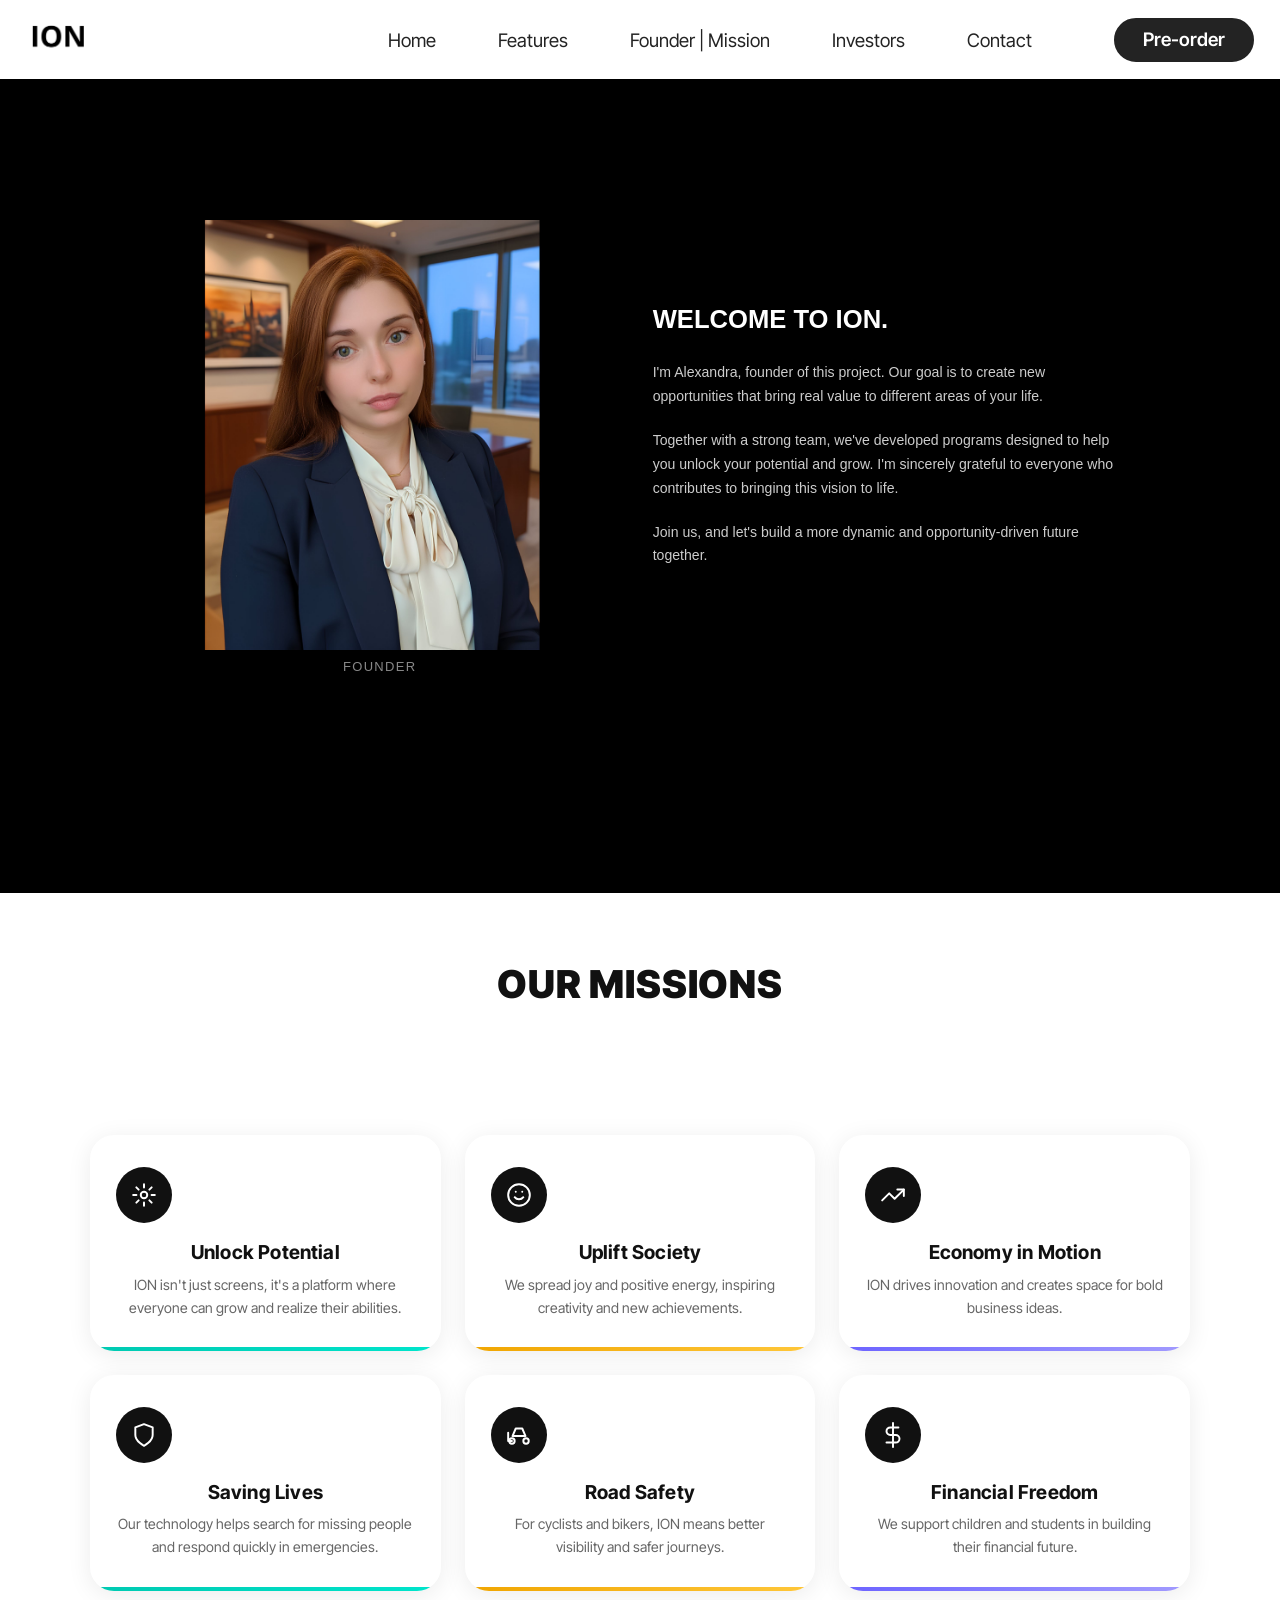
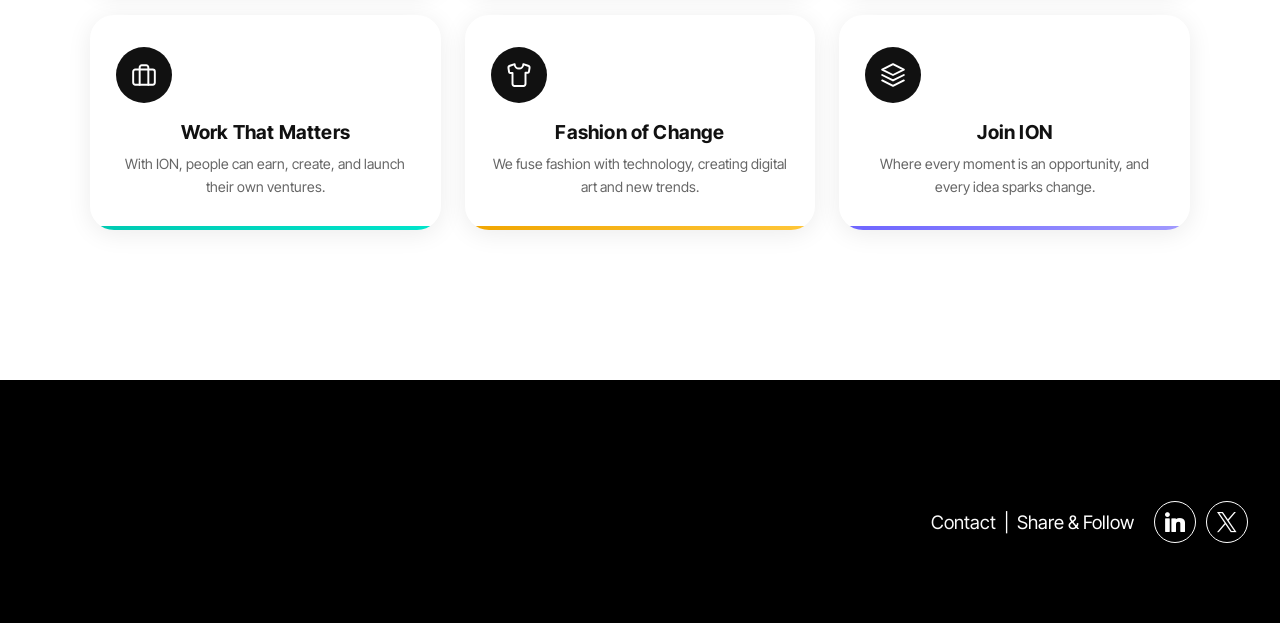
<file: page2.html>
<!DOCTYPE html>
<html  >
<head>
  
  <meta charset="UTF-8">
  <meta http-equiv="X-UA-Compatible" content="IE=edge">
  
  <meta name="viewport" content="width=device-width, initial-scale=1, minimum-scale=1">
  <link rel="shortcut icon" href="assets/images/ion-178x129.png" type="image/x-icon">
  <meta name="description" content="">
  
  
  <title>Founder | Mission</title>
  <link rel="stylesheet" href="assets/web/assets/mobirise-icons/mobirise-icons.css">
  <link rel="stylesheet" href="assets/web/assets/mobirise-icons2/mobirise2.css">
  <link rel="stylesheet" href="assets/bootstrap/css/bootstrap.min.css">
  <link rel="stylesheet" href="assets/animatecss/animate.css">
  <link rel="stylesheet" href="assets/popup-overlay-plugin/style.css">
  <link rel="stylesheet" href="assets/dropdown/css/style.css">
  <link rel="stylesheet" href="assets/socicon/css/styles.css">
  <link rel="stylesheet" href="assets/theme/css/style.css">
  <link rel="preload" href="https://fonts.googleapis.com/css?family=Inter+Tight:100,200,300,400,500,600,700,800,900,100i,200i,300i,400i,500i,600i,700i,800i,900i&display=swap" as="style" onload="this.onload=null;this.rel='stylesheet'">
  <noscript><link rel="stylesheet" href="https://fonts.googleapis.com/css?family=Inter+Tight:100,200,300,400,500,600,700,800,900,100i,200i,300i,400i,500i,600i,700i,800i,900i&display=swap"></noscript>
  <link rel="preload" as="style" href="assets/mobirise/css/mbr-additional.css?v=ohx9tv"><link rel="stylesheet" href="assets/mobirise/css/mbr-additional.css?v=ohx9tv" type="text/css">

  
  
  

<style id="ion-mobile-safety">
img,video,iframe{max-width:100%}
</style>
</head>
<body>
  
  <section data-bs-version="5.1" class="menu2 menu carm4_menu2 cid-vecSlSsHF5" once="menu" id="menu2-2e">

    


    <nav class="navbar navbar-dropdown navbar-fixed-top navbar-expand-lg">
        <div class="navbar-brand">
            <span class="navbar-logo">
                <a href="index.html">
                    <img src="assets/images/ion-178x129.png" alt="" style="height: 3.8rem;">
                </a>
            </span>
            <span class="navbar-caption-wrap"><a class="navbar-caption text-primary display-5" href="#">&nbsp; &nbsp; &nbsp; &nbsp;</a></span>
        </div>
        <button class="navbar-toggler" type="button" data-toggle="collapse" data-bs-toggle="collapse" data-target="#navbarSupportedContent" data-bs-target="#navbarSupportedContent" aria-controls="navbarNavAltMarkup" aria-expanded="false" aria-label="Toggle navigation">
            <div class="hamburger">
                <span></span>
                <span></span>
                <span></span>
                <span></span>
            </div>
        </button>
        <div class="collapse navbar-collapse" id="navbarSupportedContent">
            <ul class="navbar-nav nav-dropdown" data-app-modern-menu="true"><li class="nav-item">
                    <a class="nav-link link text-black text-primary display-4" href="index.html">Home</a>
                </li><li class="nav-item"><a class="nav-link link text-black text-primary display-4" href="page1.html">
                        Features
                    </a></li>
                <li class="nav-item">
                    <a class="nav-link link text-black text-primary display-4" href="page2.html">
                        Founder | Mission
                    </a>
                </li>
                <li class="nav-item">
                    <a class="nav-link link text-black text-primary display-4" href="page6.html">
                        Investors
                    </a>
                </li>
                
                <li class="nav-item">
                    <a class="nav-link link text-black text-primary display-4" href="page5.html">
                        Contact
                    </a>
                </li></ul>
            <div class="icons-menu">
                <div class="soc-item">
                    <a href="#" target="_blank">
                        <span class="mbr-iconfont mobi-mbri-cart-add mobi-mbri"></span>
                    </a>
                </div>
                
                
                
                
                
            </div>
            <div class="navbar-buttons mbr-section-btn"><a class="btn btn-sm btn-black display-4" href="page4.html">
                    Pre-order
                </a></div>
        </div>
    </nav>
</section>

<div id="custom-html-35"><style>
#ionfounder{display:block;width:100%;background:#000;box-sizing:border-box;overflow:hidden}
#ionfounder .if-row{display:flex;align-items:center;justify-content:center;padding:60px 6%;gap:60px;max-width:1100px;margin:0 auto}
#ionfounder .if-img{flex:0 0 45%;max-width:480px}
#ionfounder .if-img img{display:block;width:100%;height:auto;border-radius:8px;object-fit:cover}
#ionfounder .if-caption{display:block;color:#888;font-family:'Helvetica Neue',Arial,sans-serif;font-size:13px;font-weight:400;text-align:center;margin-top:10px;letter-spacing:0.1em;text-transform:uppercase}
#ionfounder .if-txt{flex:1 1 auto;text-align:left}
#ionfounder .if-head{display:block;color:#fff;font-family:'Helvetica Neue',Arial,sans-serif;font-size:clamp(20px,2vw,30px);font-weight:800;line-height:1.1;margin:0 0 28px 0;padding:0;text-transform:uppercase}
#ionfounder .if-p{display:block;color:#ccc;font-family:'Helvetica Neue',Arial,sans-serif;font-size:clamp(14px,1.1vw,16px);line-height:1.7;font-weight:300;margin:0 0 20px 0;padding:0}
@keyframes ifFadeUp{0%{opacity:0;transform:translateY(24px)}100%{opacity:1;transform:translateY(0)}}
#ionfounder .if-txt{animation:ifFadeUp 0.8s ease 0.3s both}
@media(max-width:700px){#ionfounder .if-row{flex-direction:column;padding:40px 5%;gap:28px}#ionfounder .if-img{flex:0 0 auto;width:80%;margin:0 auto}}
</style>
<div id="ionfounder">
  <div class="if-row">
    <div class="if-img">
      <img src="[data-uri]" alt="Alexandra — Founder">
      <span class="if-caption">Founder</span>
    </div>
    <div class="if-txt">
      <span class="if-head">Welcome to ION.</span>
      <p class="if-p">I'm Alexandra, founder of this project. Our goal is to create new opportunities that bring real value to different areas of your life.</p>
      <p class="if-p">Together with a strong team, we've developed programs designed to help you unlock your potential and grow. I'm sincerely grateful to everyone who contributes to bringing this vision to life.</p>
      <p class="if-p">Join us, and let's build a more dynamic and opportunity-driven future together.</p>
    </div>
  </div>
</div></div>

<div id="custom-html-2w"><link href="https://fonts.googleapis.com/css2?family=Inter+Tight:wght@400;700;800;900&display=swap" rel="stylesheet">
<style>
#ionmissions {
  display: block !important;
  width: 100% !important;
  background: #ffffff !important;
  box-sizing: border-box !important;
  padding: 70px 6% 70px 6% !important;
}
#ionmissions .im-title {
  display: block !important;
  color: #111111 !important;
  font-family: 'Inter Tight', sans-serif !important;
  font-size: clamp(24px, 3vw, 42px) !important;
  font-weight: 900 !important;
  text-transform: uppercase !important;
  text-align: center !important;
  margin: 0 0 50px 0 !important;
  padding: 0 !important;
  letter-spacing: 0.02em !important;
  line-height: 1.1 !important;
}
#ionmissions .im-grid {
  display: grid !important;
  grid-template-columns: repeat(3, 1fr) !important;
  gap: 24px !important;
  max-width: 1100px !important;
  margin: 0 auto !important;
}
#ionmissions .im-card {
  display: flex !important;
  flex-direction: column !important;
  background: #ffffff !important;
  border-radius: 24px !important;
  padding: 32px 26px 0 26px !important;
  box-sizing: border-box !important;
  box-shadow: 0 4px 24px rgba(0,0,0,0.08) !important;
  overflow: hidden !important;
  transition: transform 0.2s ease, box-shadow 0.2s ease !important;
}
#ionmissions .im-card:hover {
  transform: translateY(-4px) !important;
  box-shadow: 0 12px 40px rgba(0,0,0,0.13) !important;
}
#ionmissions span.im-icon {
  display: flex !important;
  align-items: center !important;
  justify-content: center !important;
  width: 56px !important;
  height: 56px !important;
  min-width: 56px !important;
  min-height: 56px !important;
  max-width: 56px !important;
  max-height: 56px !important;
  background: #111111 !important;
  border-radius: 50% !important;
  margin-bottom: 20px !important;
  flex-shrink: 0 !important;
  flex-grow: 0 !important;
  box-sizing: content-box !important;
}
#ionmissions .im-icon svg {
  width: 26px !important;
  height: 26px !important;
  stroke: #ffffff !important;
  fill: none !important;
  stroke-width: 1.8 !important;
  stroke-linecap: round !important;
  stroke-linejoin: round !important;
}
#ionmissions .im-head {
  display: block !important;
  color: #111111 !important;
  font-family: 'Inter Tight', sans-serif !important;
  font-size: clamp(17px, 1.5vw, 20px) !important;
  font-weight: 700 !important;
  margin: 0 0 10px 0 !important;
  padding: 0 !important;
  letter-spacing: 0.01em !important;
}
#ionmissions .im-text {
  display: block !important;
  color: #666666 !important;
  font-family: 'Inter Tight', sans-serif !important;
  font-size: clamp(14px, 1.1vw, 16px) !important;
  line-height: 1.65 !important;
  font-weight: 400 !important;
  margin: 0 0 28px 0 !important;
  padding: 0 !important;
  flex: 1 !important;
}
#ionmissions .im-bar {
  display: block !important;
  height: 4px !important;
  margin: 0 -26px !important;
  border-radius: 0 !important;
}
#ionmissions .im-card:nth-child(1) .im-bar,
#ionmissions .im-card:nth-child(4) .im-bar,
#ionmissions .im-card:nth-child(7) .im-bar {
  background: linear-gradient(90deg, #00c9b1, #00e5cc) !important;
}
#ionmissions .im-card:nth-child(2) .im-bar,
#ionmissions .im-card:nth-child(5) .im-bar,
#ionmissions .im-card:nth-child(8) .im-bar {
  background: linear-gradient(90deg, #f0a500, #ffc73a) !important;
}
#ionmissions .im-card:nth-child(3) .im-bar,
#ionmissions .im-card:nth-child(6) .im-bar,
#ionmissions .im-card:nth-child(9) .im-bar {
  background: linear-gradient(90deg, #6c63ff, #a29bfe) !important;
}

@keyframes imFadeUp {
  0%   { opacity: 0; transform: translateY(28px); }
  100% { opacity: 1; transform: translateY(0); }
}
#ionmissions .im-card:nth-child(1) { animation: imFadeUp 0.5s ease 0.05s both !important; }
#ionmissions .im-card:nth-child(2) { animation: imFadeUp 0.5s ease 0.15s both !important; }
#ionmissions .im-card:nth-child(3) { animation: imFadeUp 0.5s ease 0.25s both !important; }
#ionmissions .im-card:nth-child(4) { animation: imFadeUp 0.5s ease 0.35s both !important; }
#ionmissions .im-card:nth-child(5) { animation: imFadeUp 0.5s ease 0.45s both !important; }
#ionmissions .im-card:nth-child(6) { animation: imFadeUp 0.5s ease 0.55s both !important; }
#ionmissions .im-card:nth-child(7) { animation: imFadeUp 0.5s ease 0.65s both !important; }
#ionmissions .im-card:nth-child(8) { animation: imFadeUp 0.5s ease 0.75s both !important; }
#ionmissions .im-card:nth-child(9) { animation: imFadeUp 0.5s ease 0.85s both !important; }

@media(max-width:900px) {
  #ionmissions .im-grid { grid-template-columns: repeat(2, 1fr) !important; }
}
@media(max-width:580px) {
  #ionmissions .im-grid { grid-template-columns: 1fr !important; }
  #ionmissions { padding: 50px 5% !important; }
}
</style>

<div id="ionmissions">
  <span class="im-title">Our Missions</span>
  <div class="im-grid">

    <div class="im-card">
      <span class="im-icon"><svg viewBox="0 0 24 24"><circle cx="12" cy="12" r="3"></circle><path d="M12 2v3M12 19v3M2 12h3M19 12h3M4.93 4.93l2.12 2.12M16.95 16.95l2.12 2.12M4.93 19.07l2.12-2.12M16.95 7.05l2.12-2.12"></path></svg></span>
      <span class="im-head">Unlock Potential</span>
      <span class="im-text">ION isn't just screens, it's a platform where everyone can grow and realize their abilities.</span>
      <span class="im-bar"></span>
    </div>

    <div class="im-card">
      <span class="im-icon"><svg viewBox="0 0 24 24"><circle cx="12" cy="12" r="10"></circle><path d="M8 14s1.5 2 4 2 4-2 4-2M9 9h.01M15 9h.01"></path></svg></span>
      <span class="im-head">Uplift Society</span>
      <span class="im-text">We spread joy and positive energy, inspiring creativity and new achievements.</span>
      <span class="im-bar"></span>
    </div>

    <div class="im-card">
      <span class="im-icon"><svg viewBox="0 0 24 24"><polyline points="22 7 13.5 15.5 8.5 10.5 2 17"></polyline><polyline points="16 7 22 7 22 13"></polyline></svg></span>
      <span class="im-head">Economy in Motion</span>
      <span class="im-text">ION drives innovation and creates space for bold business ideas.</span>
      <span class="im-bar"></span>
    </div>

    <div class="im-card">
      <span class="im-icon"><svg viewBox="0 0 24 24"><path d="M12 22s8-4 8-10V5l-8-3-8 3v7c0 6 8 10 8 10z"></path></svg></span>
      <span class="im-head">Saving Lives</span>
      <span class="im-text">Our technology helps search for missing people and respond quickly in emergencies.</span>
      <span class="im-bar"></span>
    </div>

    <div class="im-card">
      <span class="im-icon"><svg viewBox="0 0 24 24"><circle cx="5.5" cy="17.5" r="2.5"></circle><circle cx="18.5" cy="17.5" r="2.5"></circle><path d="M15 6H9l-3 7h12l-3-7zM5.5 17.5H2V10"></path></svg></span>
      <span class="im-head">Road Safety</span>
      <span class="im-text">For cyclists and bikers, ION means better visibility and safer journeys.</span>
      <span class="im-bar"></span>
    </div>

    <div class="im-card">
      <span class="im-icon"><svg viewBox="0 0 24 24"><line x1="12" y1="1" x2="12" y2="23"></line><path d="M17 5H9.5a3.5 3.5 0 0 0 0 7h5a3.5 3.5 0 0 1 0 7H6"></path></svg></span>
      <span class="im-head">Financial Freedom</span>
      <span class="im-text">We support children and students in building their financial future.</span>
      <span class="im-bar"></span>
    </div>

    <div class="im-card">
      <span class="im-icon"><svg viewBox="0 0 24 24"><rect x="2" y="7" width="20" height="14" rx="2"></rect><path d="M16 21V5a2 2 0 0 0-2-2h-4a2 2 0 0 0-2 2v16"></path></svg></span>
      <span class="im-head">Work That Matters</span>
      <span class="im-text">With ION, people can earn, create, and launch their own ventures.</span>
      <span class="im-bar"></span>
    </div>

    <div class="im-card">
      <span class="im-icon"><svg viewBox="0 0 24 24"><path d="M20.38 3.46L16 2a4 4 0 0 1-8 0L3.62 3.46a2 2 0 0 0-1.34 2.23l.58 3.57a1 1 0 0 0 .99.84H6v10c0 1.1.9 2 2 2h8a2 2 0 0 0 2-2V10h2.15a1 1 0 0 0 .99-.84l.58-3.57a2 2 0 0 0-1.34-2.23z"></path></svg></span>
      <span class="im-head">Fashion of Change</span>
      <span class="im-text">We fuse fashion with technology, creating digital art and new trends.</span>
      <span class="im-bar"></span>
    </div>

    <div class="im-card">
      <span class="im-icon"><svg viewBox="0 0 24 24"><path d="M12 2L2 7l10 5 10-5-10-5z"></path><path d="M2 17l10 5 10-5M2 12l10 5 10-5"></path></svg></span>
      <span class="im-head">Join ION</span>
      <span class="im-text">Where every moment is an opportunity, and every idea sparks change.</span>
      <span class="im-bar"></span>
    </div>

  </div>
</div></div>

<section data-bs-version="5.1" class="social1 lodgem5 cid-vejnJBOhe3" id="asocial1-36">
    
     
    
    
    

    <div class="container">
        <div class="row">
            <div class="col-12">
                <div class="content-container w-100 justify-content-end">
                    <h3 class="mbr-section-title align-center mb-0 mbr-fonts-style display-7"><a href="page5.html" class="text-white">Contact</a>&nbsp; |&nbsp; Share &amp; Follow</h3>
                    <div class="icons-menu">
                        <a class="iconfont-wrapper" href="https://www.linkedin.com/in/alexandra-koulechova-49b2a4264?utm_source=share&utm_campaign=share_via&utm_content=profile&utm_medium=ios_app" target="_blank">
                            <span class="mbr-iconfont socicon-linkedin socicon"></span>
                        </a>
                        <a class="iconfont-wrapper" href="https://x.com/alexaionad?s=21&t=te6O7kemUL9v9VcUanIdEQ" target="_blank">
                            <span class="mbr-iconfont socicon-twitter socicon"></span>
                        </a>
                        
                        
                        
                        
                    </div>
                </div>
            </div>
        </div>
    </div>
</section>


<script src="assets/bootstrap/js/bootstrap.bundle.min.js"></script>
  <script src="assets/smoothscroll/smooth-scroll.js"></script>
  <script src="assets/ytplayer/index.js"></script>
  <script src="assets/dropdown/js/navbar-dropdown.js"></script>
  <script src="assets/sociallikes/social-likes.js"></script>
  <script src="assets/theme/js/script.js"></script>
  
  
  
  <input name="animation" type="hidden">
  
</body>
</html>
</file>
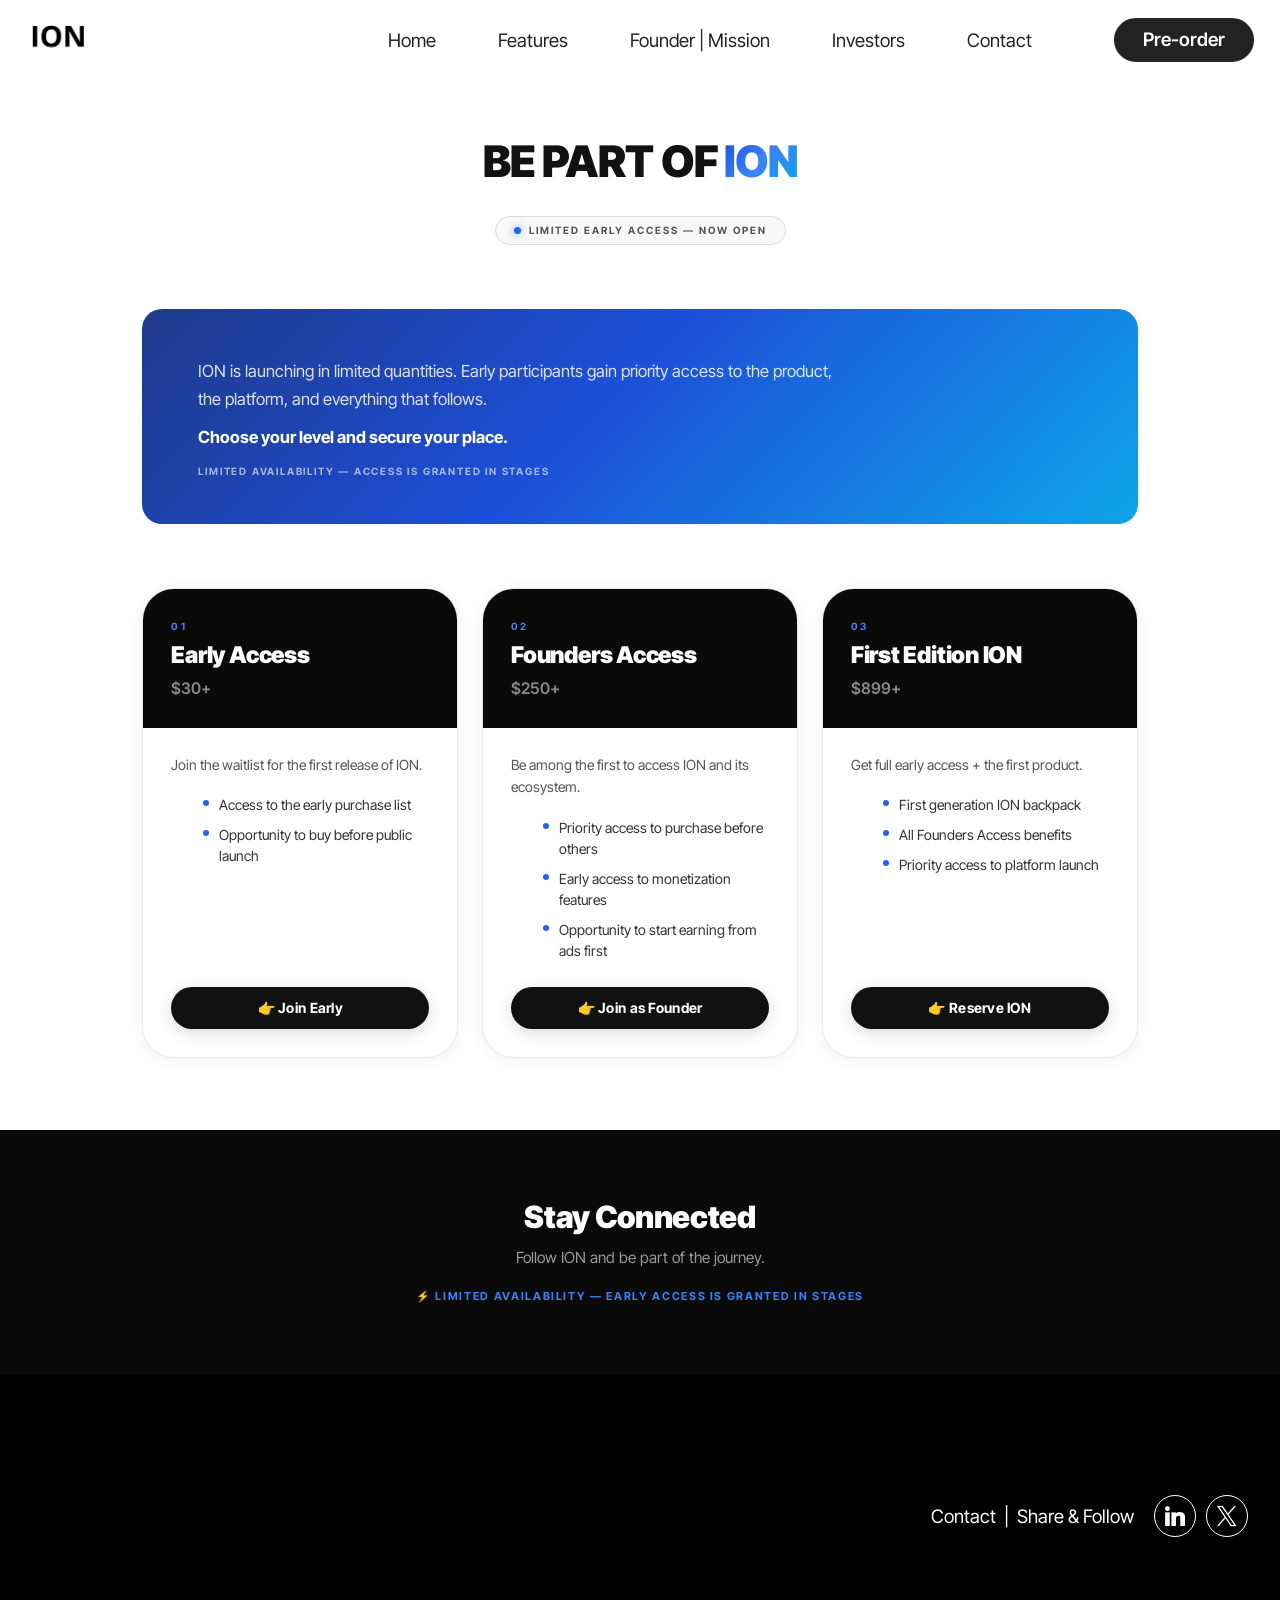
<file: page4.html>
<!DOCTYPE html>
<html  >
<head>
  
  <meta charset="UTF-8">
  <meta http-equiv="X-UA-Compatible" content="IE=edge">
  
  <meta name="viewport" content="width=device-width, initial-scale=1, minimum-scale=1">
  <link rel="shortcut icon" href="assets/images/ion-178x129.png" type="image/x-icon">
  <meta name="description" content="">
  
  
  <title>Pre-order</title>
  <link rel="stylesheet" href="assets/web/assets/mobirise-icons/mobirise-icons.css">
  <link rel="stylesheet" href="assets/web/assets/mobirise-icons2/mobirise2.css">
  <link rel="stylesheet" href="assets/bootstrap/css/bootstrap.min.css">
  <link rel="stylesheet" href="assets/animatecss/animate.css">
  <link rel="stylesheet" href="assets/popup-overlay-plugin/style.css">
  <link rel="stylesheet" href="assets/dropdown/css/style.css">
  <link rel="stylesheet" href="assets/socicon/css/styles.css">
  <link rel="stylesheet" href="assets/theme/css/style.css">
  <link rel="preload" href="https://fonts.googleapis.com/css?family=Inter+Tight:100,200,300,400,500,600,700,800,900,100i,200i,300i,400i,500i,600i,700i,800i,900i&display=swap" as="style" onload="this.onload=null;this.rel='stylesheet'">
  <noscript><link rel="stylesheet" href="https://fonts.googleapis.com/css?family=Inter+Tight:100,200,300,400,500,600,700,800,900,100i,200i,300i,400i,500i,600i,700i,800i,900i&display=swap"></noscript>
  <link rel="preload" as="style" href="assets/mobirise/css/mbr-additional.css?v=I5BqLv"><link rel="stylesheet" href="assets/mobirise/css/mbr-additional.css?v=I5BqLv" type="text/css">

  
  
  

<style id="ion-mobile-safety">
img,video,iframe{max-width:100%}
</style>
</head>
<body>
  
  <section data-bs-version="5.1" class="menu2 menu carm4_menu2 cid-vecSlSsHF5" once="menu" id="menu2-2e">

    


    <nav class="navbar navbar-dropdown navbar-fixed-top navbar-expand-lg">
        <div class="navbar-brand">
            <span class="navbar-logo">
                <a href="index.html">
                    <img src="assets/images/ion-178x129.png" alt="" style="height: 3.8rem;">
                </a>
            </span>
            <span class="navbar-caption-wrap"><a class="navbar-caption text-primary display-5" href="#">&nbsp; &nbsp; &nbsp; &nbsp;</a></span>
        </div>
        <button class="navbar-toggler" type="button" data-toggle="collapse" data-bs-toggle="collapse" data-target="#navbarSupportedContent" data-bs-target="#navbarSupportedContent" aria-controls="navbarNavAltMarkup" aria-expanded="false" aria-label="Toggle navigation">
            <div class="hamburger">
                <span></span>
                <span></span>
                <span></span>
                <span></span>
            </div>
        </button>
        <div class="collapse navbar-collapse" id="navbarSupportedContent">
            <ul class="navbar-nav nav-dropdown" data-app-modern-menu="true"><li class="nav-item">
                    <a class="nav-link link text-black text-primary display-4" href="index.html">Home</a>
                </li><li class="nav-item"><a class="nav-link link text-black text-primary display-4" href="page1.html">
                        Features
                    </a></li>
                <li class="nav-item">
                    <a class="nav-link link text-black text-primary display-4" href="page2.html">
                        Founder | Mission
                    </a>
                </li>
                <li class="nav-item">
                    <a class="nav-link link text-black text-primary display-4" href="page6.html">
                        Investors
                    </a>
                </li>
                
                <li class="nav-item">
                    <a class="nav-link link text-black text-primary display-4" href="page5.html">
                        Contact
                    </a>
                </li></ul>
            <div class="icons-menu">
                <div class="soc-item">
                    <a href="#" target="_blank">
                        <span class="mbr-iconfont mobi-mbri-cart-add mobi-mbri"></span>
                    </a>
                </div>
                
                
                
                
                
            </div>
            <div class="navbar-buttons mbr-section-btn"><a class="btn btn-sm btn-black display-4" href="page4.html">
                    Pre-order
                </a></div>
        </div>
    </nav>
</section>

<div id="custom-html-57">






<meta charset="UTF-8">
<meta name="viewport" content="width=device-width, initial-scale=1.0">
<title>ION — Early Access</title>
<link href="https://fonts.googleapis.com/css2?family=Inter+Tight:wght@300;400;500;600;700;800;900&display=swap" rel="stylesheet">
<style>
*,*::before,*::after{box-sizing:border-box;margin:0;padding:0}
html{scroll-behavior:smooth}
body{font-family:'Inter Tight',sans-serif;background:#fff;color:#111;overflow-x:hidden}

.hero{display:flex;flex-direction:column;align-items:center;justify-content:center;text-align:center;padding:140px 8% 64px;background:#fff;}
.hero-tag{display:inline-flex;align-items:center;gap:8px;font-size:10px;font-weight:700;letter-spacing:0.2em;text-transform:uppercase;color:#555;border:1px solid #ddd;border-radius:100px;padding:6px 18px;margin-bottom:28px;background:#f8f8f8}
.hero-tag span{width:7px;height:7px;border-radius:50%;background:#2563eb;box-shadow:0 0 8px rgba(37,99,235,0.6);animation:pulse 2s ease infinite}
@keyframes pulse{0%,100%{opacity:1}50%{opacity:0.35}}
.hero h1{font-size:clamp(28px,3.4vw,48px);font-weight:900;letter-spacing:-0.02em;line-height:1.0;text-transform:uppercase;color:#111}
.hero h1 em{font-style:normal;background:linear-gradient(135deg,#1d4ed8,#3b82f6,#0ea5e9);-webkit-background-clip:text;-webkit-text-fill-color:transparent;background-clip:text}

.how{padding:0 8% 32px;max-width:1200px;margin:0 auto}
.how-card{border-radius:20px;padding:48px 56px;background:linear-gradient(135deg,#1e3a8a 0%,#1d4ed8 45%,#0ea5e9 100%);color:#fff;text-align:left}
.how-text{font-size:clamp(15px,1.3vw,17px);font-weight:400;line-height:1.7;color:rgba(255,255,255,0.85);max-width:720px}
.how-strong{font-size:clamp(15px,1.3vw,17px);font-weight:700;color:#fff;display:block;margin-top:16px}
.how-note{font-size:10px;font-weight:700;letter-spacing:0.18em;text-transform:uppercase;color:rgba(255,255,255,0.6);margin-top:20px;display:block}

.plans{padding:32px 8% 72px;max-width:1200px;margin:0 auto}
.plans-grid{display:grid;grid-template-columns:repeat(3,1fr);gap:24px}
.plan{display:flex;flex-direction:column;border-radius:20px;overflow:hidden;background:#fff;border:1px solid #e8e8e8;transition:transform 0.2s,box-shadow 0.2s;box-shadow:0 2px 16px rgba(0,0,0,0.06)}
.plan:hover{transform:translateY(-5px);box-shadow:0 16px 48px rgba(0,0,0,0.1)}
.plan-header{background:#0a0a0a;padding:32px 28px 28px;color:#fff}
.plan-num{font-size:10px;font-weight:700;letter-spacing:0.22em;text-transform:uppercase;color:#3b82f6;margin-bottom:12px;display:block}
.plan-name{font-size:clamp(20px,1.8vw,24px);font-weight:900;letter-spacing:-0.01em;line-height:1.1;margin-bottom:8px}
.plan-price{font-size:16px;font-weight:600;color:#888}
.plan-body{padding:26px 28px 0;flex:1;display:flex;flex-direction:column}
.plan-desc{font-size:14px;color:#555;line-height:1.6;margin-bottom:18px;font-weight:400}
.plan-list{list-style:none;display:flex;flex-direction:column;gap:9px;flex:1;margin-bottom:26px}
.plan-list li{font-size:14px;color:#333;display:flex;align-items:flex-start;gap:10px;line-height:1.5}
.plan-list li::before{content:'';width:6px;height:6px;border-radius:50%;background:#2563eb;flex-shrink:0;margin-top:6px}
.plan-footer{padding:0 28px 28px}
.plan-btn{display:flex;align-items:center;justify-content:center;gap:8px;width:100%;padding:14px 24px;border-radius:100px;font-family:'Inter Tight',sans-serif;font-size:14px;font-weight:700;text-decoration:none;letter-spacing:0.02em;transition:background 0.2s,transform 0.15s,box-shadow 0.15s;cursor:pointer;border:none;background:#111;color:#fff;box-shadow:0 4px 16px rgba(0,0,0,0.15)}
.plan-btn:hover{background:linear-gradient(135deg,#1d4ed8,#0ea5e9);transform:translateY(-1px);box-shadow:0 8px 28px rgba(37,99,235,0.35)}

.bottom{padding:72px 8%;text-align:center;background:#0a0a0a;color:#fff}
.bottom h2{font-size:clamp(20px,2.4vw,32px);font-weight:900;color:#fff;margin-bottom:12px;letter-spacing:-0.01em}
.bottom p{font-size:clamp(14px,1.2vw,16px);color:#999;line-height:1.7;max-width:440px;margin:0 auto;font-weight:400}
.bottom-note{font-size:11px;font-weight:700;letter-spacing:0.15em;text-transform:uppercase;color:#3b82f6;margin-top:20px;display:block}

@media(max-width:900px){
  .plans-grid{grid-template-columns:1fr}
  .how-card{padding:36px 28px}
  .how,.plans{padding-left:6%;padding-right:6%}
  .bottom{padding:56px 6%}
}
@media(max-width:480px){
  .hero{padding:110px 6% 44px}
  .how-card{padding:28px 20px}
  .plan-header{padding:26px 22px 22px}
  .plan-body{padding:22px 22px 0}
  .plan-footer{padding:0 22px 22px}
  .plan-btn{padding:13px 18px;font-size:13px}
  .bottom{padding:44px 6%}
}
</style>



<section class="hero">
  <h1>Be Part of <em>ION</em></h1>
  <div class="hero-tag" style="margin-bottom:0;margin-top:24px;"><span></span>Limited Early Access — Now Open</div>
</section>

<section class="how">
  <div class="how-card">
    <p class="how-text">ION is launching in limited quantities. Early participants gain priority access to the product,<br>the platform, and everything that follows.</p>
    <span class="how-strong">Choose your level and secure your place.</span>
    <span class="how-note">Limited availability — access is granted in stages</span>
  </div>
</section>

<section class="plans" id="plans">
  <div class="plans-grid">

    <div class="plan">
      <div class="plan-header">
        <span class="plan-num">01</span>
        <div class="plan-name">Early Access</div>
        <div class="plan-price">$30+</div>
      </div>
      <div class="plan-body">
        <p class="plan-desc">Join the waitlist for the first release of ION.</p>
        <ul class="plan-list">
          <li>Access to the early purchase list</li>
          <li>Opportunity to buy before public launch</li>
        </ul>
      </div>
      <div class="plan-footer">
        <a href="https://givebutter.com/ionad" class="plan-btn">👉 Join Early</a>
      </div>
    </div>

    <div class="plan">
      <div class="plan-header">
        <span class="plan-num">02</span>
        <div class="plan-name">Founders Access</div>
        <div class="plan-price">$250+</div>
      </div>
      <div class="plan-body">
        <p class="plan-desc">Be among the first to access ION and its ecosystem.</p>
        <ul class="plan-list">
          <li>Priority access to purchase before others</li>
          <li>Early access to monetization features</li>
          <li>Opportunity to start earning from ads first</li>
        </ul>
      </div>
      <div class="plan-footer">
        <a href="https://givebutter.com/ionad" class="plan-btn">👉 Join as Founder</a>
      </div>
    </div>

    <div class="plan">
      <div class="plan-header">
        <span class="plan-num">03</span>
        <div class="plan-name">First Edition ION</div>
        <div class="plan-price">$899+</div>
      </div>
      <div class="plan-body">
        <p class="plan-desc">Get full early access + the first product.</p>
        <ul class="plan-list">
          <li>First generation ION backpack</li>
          <li>All Founders Access benefits</li>
          <li>Priority access to platform launch</li>
        </ul>
      </div>
      <div class="plan-footer">
        <a href="https://givebutter.com/ionad" class="plan-btn">👉 Reserve ION</a>
      </div>
    </div>

  </div>
</section>

<section class="bottom">
  <h2>Stay Connected</h2>
  <p>Follow ION and be part of the journey.</p>
  <span class="bottom-note">⚡ Limited availability — early access is granted in stages</span>
</section>









</div>

<section data-bs-version="5.1" class="social1 lodgem5 cid-veA5RRzPJb" id="asocial1-58">
    
     
    
    
    

    <div class="container">
        <div class="row">
            <div class="col-12">
                <div class="content-container w-100 justify-content-end">
                    <h3 class="mbr-section-title align-center mb-0 mbr-fonts-style display-7"><a href="page5.html" class="text-white">Contact</a>&nbsp; |&nbsp; Share &amp; Follow</h3>
                    <div class="icons-menu">
                        <a class="iconfont-wrapper" href="https://www.linkedin.com/in/alexandra-koulechova-49b2a4264?utm_source=share&utm_campaign=share_via&utm_content=profile&utm_medium=ios_app" target="_blank">
                            <span class="mbr-iconfont socicon-linkedin socicon"></span>
                        </a>
                        <a class="iconfont-wrapper" href="https://x.com/alexaionad?s=21&t=te6O7kemUL9v9VcUanIdEQ" target="_blank">
                            <span class="mbr-iconfont socicon-twitter socicon"></span>
                        </a>
                        
                        
                        
                        
                    </div>
                </div>
            </div>
        </div>
    </div>
</section>


<script src="assets/bootstrap/js/bootstrap.bundle.min.js"></script>
  <script src="assets/smoothscroll/smooth-scroll.js"></script>
  <script src="assets/ytplayer/index.js"></script>
  <script src="assets/dropdown/js/navbar-dropdown.js"></script>
  <script src="assets/sociallikes/social-likes.js"></script>
  <script src="assets/theme/js/script.js"></script>
  
  
  
  <input name="animation" type="hidden">
  
</body>
</html>
</file>
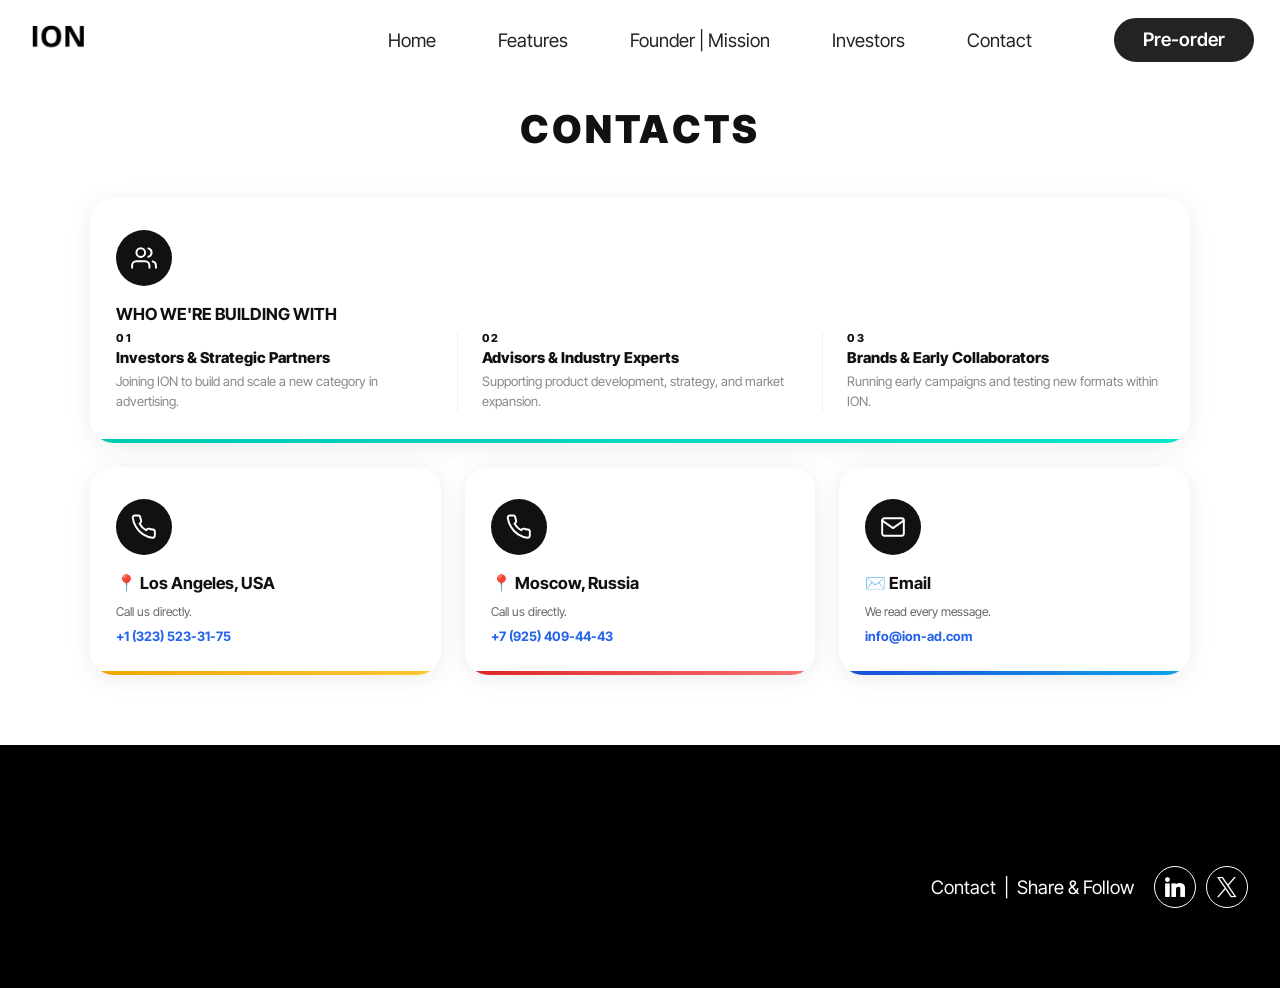
<file: page5.html>
<!DOCTYPE html>
<html  >
<head>
  
  <meta charset="UTF-8">
  <meta http-equiv="X-UA-Compatible" content="IE=edge">
  
  <meta name="viewport" content="width=device-width, initial-scale=1, minimum-scale=1">
  <link rel="shortcut icon" href="assets/images/ion-178x129.png" type="image/x-icon">
  <meta name="description" content="">
  
  
  <title>Contact</title>
  <link rel="stylesheet" href="assets/web/assets/mobirise-icons/mobirise-icons.css">
  <link rel="stylesheet" href="assets/web/assets/mobirise-icons2/mobirise2.css">
  <link rel="stylesheet" href="assets/bootstrap/css/bootstrap.min.css">
  <link rel="stylesheet" href="assets/animatecss/animate.css">
  <link rel="stylesheet" href="assets/popup-overlay-plugin/style.css">
  <link rel="stylesheet" href="assets/dropdown/css/style.css">
  <link rel="stylesheet" href="assets/socicon/css/styles.css">
  <link rel="stylesheet" href="assets/theme/css/style.css">
  <link rel="preload" href="https://fonts.googleapis.com/css?family=Inter+Tight:100,200,300,400,500,600,700,800,900,100i,200i,300i,400i,500i,600i,700i,800i,900i&display=swap" as="style" onload="this.onload=null;this.rel='stylesheet'">
  <noscript><link rel="stylesheet" href="https://fonts.googleapis.com/css?family=Inter+Tight:100,200,300,400,500,600,700,800,900,100i,200i,300i,400i,500i,600i,700i,800i,900i&display=swap"></noscript>
  <link rel="preload" as="style" href="assets/mobirise/css/mbr-additional.css?v=itGCWt"><link rel="stylesheet" href="assets/mobirise/css/mbr-additional.css?v=itGCWt" type="text/css">

  
  
  

<style id="ion-mobile-safety">
img,video,iframe{max-width:100%}
</style>
</head>
<body>
  
  <section data-bs-version="5.1" class="menu2 menu carm4_menu2 cid-vecSlSsHF5" once="menu" id="menu2-2e">

    


    <nav class="navbar navbar-dropdown navbar-fixed-top navbar-expand-lg">
        <div class="navbar-brand">
            <span class="navbar-logo">
                <a href="index.html">
                    <img src="assets/images/ion-178x129.png" alt="" style="height: 3.8rem;">
                </a>
            </span>
            <span class="navbar-caption-wrap"><a class="navbar-caption text-primary display-5" href="#">&nbsp; &nbsp; &nbsp; &nbsp;</a></span>
        </div>
        <button class="navbar-toggler" type="button" data-toggle="collapse" data-bs-toggle="collapse" data-target="#navbarSupportedContent" data-bs-target="#navbarSupportedContent" aria-controls="navbarNavAltMarkup" aria-expanded="false" aria-label="Toggle navigation">
            <div class="hamburger">
                <span></span>
                <span></span>
                <span></span>
                <span></span>
            </div>
        </button>
        <div class="collapse navbar-collapse" id="navbarSupportedContent">
            <ul class="navbar-nav nav-dropdown" data-app-modern-menu="true"><li class="nav-item">
                    <a class="nav-link link text-black text-primary display-4" href="index.html">Home</a>
                </li><li class="nav-item"><a class="nav-link link text-black text-primary display-4" href="page1.html">
                        Features
                    </a></li>
                <li class="nav-item">
                    <a class="nav-link link text-black text-primary display-4" href="page2.html">
                        Founder | Mission
                    </a>
                </li>
                <li class="nav-item">
                    <a class="nav-link link text-black text-primary display-4" href="page6.html">
                        Investors
                    </a>
                </li>
                
                <li class="nav-item">
                    <a class="nav-link link text-black text-primary display-4" href="page5.html">
                        Contact
                    </a>
                </li></ul>
            <div class="icons-menu">
                <div class="soc-item">
                    <a href="#" target="_blank">
                        <span class="mbr-iconfont mobi-mbri-cart-add mobi-mbri"></span>
                    </a>
                </div>
                
                
                
                
                
            </div>
            <div class="navbar-buttons mbr-section-btn"><a class="btn btn-sm btn-black display-4" href="page4.html">
                    Pre-order
                </a></div>
        </div>
    </nav>
</section>

<div id="custom-html-5f"><link href="https://fonts.googleapis.com/css2?family=Inter+Tight:wght@400;600;700;800;900&display=swap" rel="stylesheet">
<style>
#ioncontacts {
  display: block !important;
  width: 100% !important;
  background: #ffffff !important;
  box-sizing: border-box !important;
  padding: 110px 6% 70px 6% !important;
}
#ioncontacts .ict-title {
  display: block !important;
  color: #111111 !important;
  font-family: 'Inter Tight', sans-serif !important;
  font-size: clamp(24px, 3vw, 42px) !important;
  font-weight: 900 !important;
  text-transform: uppercase !important;
  text-align: center !important;
  margin: 0 0 50px 0 !important;
  padding: 0 !important;
  letter-spacing: 0.08em !important;
}
#ioncontacts .ict-grid {
  display: grid !important;
  grid-template-columns: repeat(3, 1fr) !important;
  gap: 24px !important;
  max-width: 1100px !important;
  margin: 0 auto !important;
}
#ioncontacts .ict-card {
  display: flex !important;
  flex-direction: column !important;
  background: #ffffff !important;
  border-radius: 24px !important;
  padding: 32px 26px 0 26px !important;
  box-sizing: border-box !important;
  box-shadow: 0 4px 24px rgba(0,0,0,0.08) !important;
  overflow: hidden !important;
}
#ioncontacts .ict-card-wide {
  grid-column: 1 / -1 !important;
}
#ioncontacts span.ict-icon {
  display: flex !important;
  align-items: center !important;
  justify-content: center !important;
  width: 56px !important;
  height: 56px !important;
  min-width: 56px !important;
  min-height: 56px !important;
  max-width: 56px !important;
  max-height: 56px !important;
  background: #111111 !important;
  border-radius: 50% !important;
  margin-bottom: 20px !important;
  flex-shrink: 0 !important;
  box-sizing: content-box !important;
}
#ioncontacts .ict-icon svg {
  width: 26px !important;
  height: 26px !important;
  stroke: #ffffff !important;
  fill: none !important;
  stroke-width: 1.8 !important;
  stroke-linecap: round !important;
  stroke-linejoin: round !important;
}
#ioncontacts .ict-head {
  display: block !important;
  color: #111111 !important;
  font-family: 'Inter Tight', sans-serif !important;
  font-size: clamp(15px, 1.3vw, 18px) !important;
  font-weight: 700 !important;
  margin: 0 0 10px 0 !important;
  padding: 0 !important;
}
#ioncontacts .ict-text {
  display: block !important;
  color: #666666 !important;
  font-family: 'Inter Tight', sans-serif !important;
  font-size: clamp(12px, 0.95vw, 14px) !important;
  line-height: 1.65 !important;
  font-weight: 400 !important;
  margin: 0 0 8px 0 !important;
  padding: 0 !important;
  flex: 1 !important;
}
#ioncontacts .ict-link {
  display: block !important;
  font-family: 'Inter Tight', sans-serif !important;
  font-size: clamp(13px, 1vw, 15px) !important;
  font-weight: 700 !important;
  color: #2563eb !important;
  text-decoration: none !important;
  margin: 0 0 28px 0 !important;
}
#ioncontacts .ict-bar {
  display: block !important;
  height: 4px !important;
  margin: 0 -26px !important;
  border-radius: 0 !important;
}
#ioncontacts .ict-who-row {
  display: grid !important;
  grid-template-columns: 1fr auto 1fr auto 1fr !important;
  gap: 0 !important;
  margin-bottom: 28px !important;
}
#ioncontacts .ict-who-sep {
  width: 1px !important;
  background: #f0f0f0 !important;
  margin: 0 24px !important;
}
#ioncontacts .ict-who-item {
  display: flex !important;
  flex-direction: column !important;
  gap: 6px !important;
}
#ioncontacts .ict-who-num {
  font-size: 11px !important;
  font-weight: 800 !important;
  letter-spacing: 0.15em !important;
  text-transform: uppercase !important;
  color: #111 !important;
  display: block !important;
  font-family: 'Inter Tight', sans-serif !important;
}
#ioncontacts .ict-who-name {
  font-size: 15px !important;
  font-weight: 800 !important;
  color: #111 !important;
  display: block !important;
  font-family: 'Inter Tight', sans-serif !important;
}
#ioncontacts .ict-who-desc {
  font-size: 13px !important;
  color: #888 !important;
  line-height: 1.55 !important;
  font-weight: 400 !important;
  display: block !important;
  font-family: 'Inter Tight', sans-serif !important;
}
#ioncontacts .ict-card:nth-child(1) .ict-bar {
  background: linear-gradient(90deg, #00c9b1, #00e5cc) !important;
}
#ioncontacts .ict-card:nth-child(2) .ict-bar {
  background: linear-gradient(90deg, #f0a500, #ffc73a) !important;
}
#ioncontacts .ict-card:nth-child(3) .ict-bar {
  background: linear-gradient(90deg, #dc2626, #f87171) !important;
}
#ioncontacts .ict-card:nth-child(4) .ict-bar {
  background: linear-gradient(90deg, #1d4ed8, #0ea5e9) !important;
}
@keyframes ictFadeUp {
  0%   { opacity: 0; transform: translateY(28px); }
  100% { opacity: 1; transform: translateY(0); }
}
#ioncontacts .ict-card:nth-child(1) { animation: ictFadeUp 0.5s ease 0.05s both !important; }
#ioncontacts .ict-card:nth-child(2) { animation: ictFadeUp 0.5s ease 0.15s both !important; }
#ioncontacts .ict-card:nth-child(3) { animation: ictFadeUp 0.5s ease 0.25s both !important; }
#ioncontacts .ict-card:nth-child(4) { animation: ictFadeUp 0.5s ease 0.35s both !important; }
@media(max-width:900px){
  #ioncontacts .ict-grid { grid-template-columns: repeat(2,1fr) !important; }
  #ioncontacts .ict-who-row { grid-template-columns: 1fr !important; gap: 20px !important; }
  #ioncontacts .ict-who-sep { display: none !important; }
}
@media(max-width:580px){
  #ioncontacts .ict-grid { grid-template-columns: 1fr !important; }
  #ioncontacts { padding: 50px 5% !important; }
}
</style>

<div id="ioncontacts">
  <span class="ict-title">Contacts</span>
  <div class="ict-grid">

    <div class="ict-card ict-card-wide">
      <span class="ict-icon">
        <svg viewBox="0 0 24 24"><path d="M17 21v-2a4 4 0 0 0-4-4H5a4 4 0 0 0-4 4v2"></path><circle cx="9" cy="7" r="4"></circle><path d="M23 21v-2a4 4 0 0 0-3-3.87"></path><path d="M16 3.13a4 4 0 0 1 0 7.75"></path></svg>
      </span>
      <span class="ict-head" style="text-transform:uppercase!important">Who We're Building With</span>
      <div class="ict-who-row">
        <div class="ict-who-item">
          <span class="ict-who-num">01</span>
          <span class="ict-who-name">Investors &amp; Strategic Partners</span>
          <span class="ict-who-desc">Joining ION to build and scale a new category in advertising.</span>
        </div>
        <div class="ict-who-sep"></div>
        <div class="ict-who-item">
          <span class="ict-who-num">02</span>
          <span class="ict-who-name">Advisors &amp; Industry Experts</span>
          <span class="ict-who-desc">Supporting product development, strategy, and market expansion.</span>
        </div>
        <div class="ict-who-sep"></div>
        <div class="ict-who-item">
          <span class="ict-who-num">03</span>
          <span class="ict-who-name">Brands &amp; Early Collaborators</span>
          <span class="ict-who-desc">Running early campaigns and testing new formats within ION.</span>
        </div>
      </div>
      <span class="ict-bar"></span>
    </div>

    <div class="ict-card">
      <span class="ict-icon">
        <svg viewBox="0 0 24 24"><path d="M22 16.92v3a2 2 0 0 1-2.18 2 19.79 19.79 0 0 1-8.63-3.07A19.5 19.5 0 0 1 4.69 12 19.79 19.79 0 0 1 1.62 3.58 2 2 0 0 1 3.6 1.37h3a2 2 0 0 1 2 1.72c.127.96.361 1.903.7 2.81a2 2 0 0 1-.45 2.11L7.91 9a16 16 0 0 0 6 6l.91-.91a2 2 0 0 1 2.11-.45c.907.339 1.85.573 2.81.7A2 2 0 0 1 22 16.92z"></path></svg>
      </span>
      <span class="ict-head">📍 Los Angeles, USA</span>
      <span class="ict-text">Call us directly.</span>
      <a href="tel:+13235233175" class="ict-link">+1 (323) 523-31-75</a>
      <span class="ict-bar"></span>
    </div>

    <div class="ict-card">
      <span class="ict-icon">
        <svg viewBox="0 0 24 24"><path d="M22 16.92v3a2 2 0 0 1-2.18 2 19.79 19.79 0 0 1-8.63-3.07A19.5 19.5 0 0 1 4.69 12 19.79 19.79 0 0 1 1.62 3.58 2 2 0 0 1 3.6 1.37h3a2 2 0 0 1 2 1.72c.127.96.361 1.903.7 2.81a2 2 0 0 1-.45 2.11L7.91 9a16 16 0 0 0 6 6l.91-.91a2 2 0 0 1 2.11-.45c.907.339 1.85.573 2.81.7A2 2 0 0 1 22 16.92z"></path></svg>
      </span>
      <span class="ict-head">📍 Moscow, Russia</span>
      <span class="ict-text">Call us directly.</span>
      <a href="tel:+79254094443" class="ict-link">+7 (925) 409-44-43</a>
      <span class="ict-bar"></span>
    </div>

    <div class="ict-card">
      <span class="ict-icon">
        <svg viewBox="0 0 24 24"><path d="M4 4h16c1.1 0 2 .9 2 2v12c0 1.1-.9 2-2 2H4c-1.1 0-2-.9-2-2V6c0-1.1.9-2 2-2z"></path><polyline points="22,6 12,13 2,6"></polyline></svg>
      </span>
      <span class="ict-head">✉️ Email</span>
      <span class="ict-text">We read every message.</span>
      <a href="mailto:info@ion-ad.com" class="ict-link">info@ion-ad.com</a>
      <span class="ict-bar"></span>
    </div>

  </div>
</div></div>

<section data-bs-version="5.1" class="social1 lodgem5 cid-vejpOZDZfg" id="asocial1-3c">
    
     
    
    
    

    <div class="container">
        <div class="row">
            <div class="col-12">
                <div class="content-container w-100 justify-content-end">
                    <h3 class="mbr-section-title align-center mb-0 mbr-fonts-style display-7"><a href="page5.html" class="text-white">Contact</a>&nbsp; |&nbsp; Share &amp; Follow</h3>
                    <div class="icons-menu">
                        <a class="iconfont-wrapper" href="https://www.linkedin.com/in/alexandra-koulechova-49b2a4264?utm_source=share&utm_campaign=share_via&utm_content=profile&utm_medium=ios_app" target="_blank">
                            <span class="mbr-iconfont socicon-linkedin socicon"></span>
                        </a>
                        <a class="iconfont-wrapper" href="https://x.com/alexaionad?s=21&t=te6O7kemUL9v9VcUanIdEQ" target="_blank">
                            <span class="mbr-iconfont socicon-twitter socicon"></span>
                        </a>
                        
                        
                        
                        
                    </div>
                </div>
            </div>
        </div>
    </div>
</section>


<script src="assets/bootstrap/js/bootstrap.bundle.min.js"></script>
  <script src="assets/smoothscroll/smooth-scroll.js"></script>
  <script src="assets/ytplayer/index.js"></script>
  <script src="assets/dropdown/js/navbar-dropdown.js"></script>
  <script src="assets/sociallikes/social-likes.js"></script>
  <script src="assets/theme/js/script.js"></script>
  
  
  
  <input name="animation" type="hidden">
  
</body>
</html>
</file>
<file: assets/web/assets/mobirise-icons/mobirise-icons.css>
@font-face {
  font-family: 'MobiriseIcons';
  src:  url('mobirise-icons.eot?spat4u');
  src:  url('mobirise-icons.eot?spat4u#iefix') format('embedded-opentype'),
    url('mobirise-icons.woff2?spat4u') format('woff2'),
    url('mobirise-icons.woff?spat4u') format('woff'),
    url('mobirise-icons.ttf?spat4u') format('truetype'),
    url('mobirise-icons.svg?spat4u#MobiriseIcons') format('svg');
  font-weight: normal;
  font-style: normal;
  font-display: swap;
}

[class^="mbri-"], [class*=" mbri-"] {
  /* use !important to prevent issues with browser extensions that change fonts */
  font-family: MobiriseIcons !important;
  speak: none;
  font-style: normal;
  font-weight: normal;
  font-variant: normal;
  text-transform: none;
  line-height: 1;

  /* Better Font Rendering =========== */
  -webkit-font-smoothing: antialiased;
  -moz-osx-font-smoothing: grayscale;
}

.mbri-add-submenu:before {
  content: "\e900";
}
.mbri-alert:before {
  content: "\e901";
}
.mbri-align-center:before {
  content: "\e902";
}
.mbri-align-justify:before {
  content: "\e903";
}
.mbri-align-left:before {
  content: "\e904";
}
.mbri-align-right:before {
  content: "\e905";
}
.mbri-android:before {
  content: "\e906";
}
.mbri-apple:before {
  content: "\e907";
}
.mbri-arrow-down:before {
  content: "\e908";
}
.mbri-arrow-next:before {
  content: "\e909";
}
.mbri-arrow-prev:before {
  content: "\e90a";
}
.mbri-arrow-up:before {
  content: "\e90b";
}
.mbri-bold:before {
  content: "\e90c";
}
.mbri-bookmark:before {
  content: "\e90d";
}
.mbri-bootstrap:before {
  content: "\e90e";
}
.mbri-briefcase:before {
  content: "\e90f";
}
.mbri-browse:before {
  content: "\e910";
}
.mbri-bulleted-list:before {
  content: "\e911";
}
.mbri-calendar:before {
  content: "\e912";
}
.mbri-camera:before {
  content: "\e913";
}
.mbri-cart-add:before {
  content: "\e914";
}
.mbri-cart-full:before {
  content: "\e915";
}
.mbri-cash:before {
  content: "\e916";
}
.mbri-change-style:before {
  content: "\e917";
}
.mbri-chat:before {
  content: "\e918";
}
.mbri-clock:before {
  content: "\e919";
}
.mbri-close:before {
  content: "\e91a";
}
.mbri-cloud:before {
  content: "\e91b";
}
.mbri-code:before {
  content: "\e91c";
}
.mbri-contact-form:before {
  content: "\e91d";
}
.mbri-credit-card:before {
  content: "\e91e";
}
.mbri-cursor-click:before {
  content: "\e91f";
}
.mbri-cust-feedback:before {
  content: "\e920";
}
.mbri-database:before {
  content: "\e921";
}
.mbri-delivery:before {
  content: "\e922";
}
.mbri-desktop:before {
  content: "\e923";
}
.mbri-devices:before {
  content: "\e924";
}
.mbri-down:before {
  content: "\e925";
}
.mbri-download:before {
  content: "\e989";
}
.mbri-drag-n-drop:before {
  content: "\e927";
}
.mbri-drag-n-drop2:before {
  content: "\e928";
}
.mbri-edit:before {
  content: "\e929";
}
.mbri-edit2:before {
  content: "\e92a";
}
.mbri-error:before {
  content: "\e92b";
}
.mbri-extension:before {
  content: "\e92c";
}
.mbri-features:before {
  content: "\e92d";
}
.mbri-file:before {
  content: "\e92e";
}
.mbri-flag:before {
  content: "\e92f";
}
.mbri-folder:before {
  content: "\e930";
}
.mbri-gift:before {
  content: "\e931";
}
.mbri-github:before {
  content: "\e932";
}
.mbri-globe:before {
  content: "\e933";
}
.mbri-globe-2:before {
  content: "\e934";
}
.mbri-growing-chart:before {
  content: "\e935";
}
.mbri-hearth:before {
  content: "\e936";
}
.mbri-help:before {
  content: "\e937";
}
.mbri-home:before {
  content: "\e938";
}
.mbri-hot-cup:before {
  content: "\e939";
}
.mbri-idea:before {
  content: "\e93a";
}
.mbri-image-gallery:before {
  content: "\e93b";
}
.mbri-image-slider:before {
  content: "\e93c";
}
.mbri-info:before {
  content: "\e93d";
}
.mbri-italic:before {
  content: "\e93e";
}
.mbri-key:before {
  content: "\e93f";
}
.mbri-laptop:before {
  content: "\e940";
}
.mbri-layers:before {
  content: "\e941";
}
.mbri-left-right:before {
  content: "\e942";
}
.mbri-left:before {
  content: "\e943";
}
.mbri-letter:before {
  content: "\e944";
}
.mbri-like:before {
  content: "\e945";
}
.mbri-link:before {
  content: "\e946";
}
.mbri-lock:before {
  content: "\e947";
}
.mbri-login:before {
  content: "\e948";
}
.mbri-logout:before {
  content: "\e949";
}
.mbri-magic-stick:before {
  content: "\e94a";
}
.mbri-map-pin:before {
  content: "\e94b";
}
.mbri-menu:before {
  content: "\e94c";
}
.mbri-mobile:before {
  content: "\e94d";
}
.mbri-mobile2:before {
  content: "\e94e";
}
.mbri-mobirise:before {
  content: "\e94f";
}
.mbri-more-horizontal:before {
  content: "\e950";
}
.mbri-more-vertical:before {
  content: "\e951";
}
.mbri-music:before {
  content: "\e952";
}
.mbri-new-file:before {
  content: "\e953";
}
.mbri-numbered-list:before {
  content: "\e954";
}
.mbri-opened-folder:before {
  content: "\e955";
}
.mbri-pages:before {
  content: "\e956";
}
.mbri-paper-plane:before {
  content: "\e957";
}
.mbri-paperclip:before {
  content: "\e958";
}
.mbri-photo:before {
  content: "\e959";
}
.mbri-photos:before {
  content: "\e95a";
}
.mbri-pin:before {
  content: "\e95b";
}
.mbri-play:before {
  content: "\e95c";
}
.mbri-plus:before {
  content: "\e95d";
}
.mbri-preview:before {
  content: "\e95e";
}
.mbri-print:before {
  content: "\e95f";
}
.mbri-protect:before {
  content: "\e960";
}
.mbri-question:before {
  content: "\e961";
}
.mbri-quote-left:before {
  content: "\e962";
}
.mbri-quote-right:before {
  content: "\e963";
}
.mbri-refresh:before {
  content: "\e964";
}
.mbri-responsive:before {
  content: "\e965";
}
.mbri-right:before {
  content: "\e966";
}
.mbri-rocket:before {
  content: "\e967";
}
.mbri-sad-face:before {
  content: "\e968";
}
.mbri-sale:before {
  content: "\e969";
}
.mbri-save:before {
  content: "\e96a";
}
.mbri-search:before {
  content: "\e96b";
}
.mbri-setting:before {
  content: "\e96c";
}
.mbri-setting2:before {
  content: "\e96d";
}
.mbri-setting3:before {
  content: "\e96e";
}
.mbri-share:before {
  content: "\e96f";
}
.mbri-shopping-bag:before {
  content: "\e970";
}
.mbri-shopping-basket:before {
  content: "\e971";
}
.mbri-shopping-cart:before {
  content: "\e972";
}
.mbri-sites:before {
  content: "\e973";
}
.mbri-smile-face:before {
  content: "\e974";
}
.mbri-speed:before {
  content: "\e975";
}
.mbri-star:before {
  content: "\e976";
}
.mbri-success:before {
  content: "\e977";
}
.mbri-sun:before {
  content: "\e978";
}
.mbri-sun2:before {
  content: "\e979";
}
.mbri-tablet:before {
  content: "\e97a";
}
.mbri-tablet-vertical:before {
  content: "\e97b";
}
.mbri-target:before {
  content: "\e97c";
}
.mbri-timer:before {
  content: "\e97d";
}
.mbri-to-ftp:before {
  content: "\e97e";
}
.mbri-to-local-drive:before {
  content: "\e97f";
}
.mbri-touch-swipe:before {
  content: "\e980";
}
.mbri-touch:before {
  content: "\e981";
}
.mbri-trash:before {
  content: "\e982";
}
.mbri-underline:before {
  content: "\e983";
}
.mbri-unlink:before {
  content: "\e984";
}
.mbri-unlock:before {
  content: "\e985";
}
.mbri-up-down:before {
  content: "\e986";
}
.mbri-up:before {
  content: "\e987";
}
.mbri-update:before {
  content: "\e988";
}
.mbri-upload:before {
 content: "\e926"; 
}
.mbri-user:before {
  content: "\e98a";
}
.mbri-user2:before {
  content: "\e98b";
}
.mbri-users:before {
  content: "\e98c";
}
.mbri-video:before {
  content: "\e98d";
}
.mbri-video-play:before {
  content: "\e98e";
}
.mbri-watch:before {
  content: "\e98f";
}
.mbri-website-theme:before {
  content: "\e990";
}
.mbri-wifi:before {
  content: "\e991";
}
.mbri-windows:before {
  content: "\e992";
}
.mbri-zoom-out:before {
  content: "\e993";
}
.mbri-redo:before {
  content: "\e994";
}
.mbri-undo:before {
  content: "\e995";
}
</file>
<file: assets/web/assets/mobirise-icons2/mobirise2.css>
@font-face {
  font-family: 'Moririse2';
  font-display: swap;
  src:  url('mobirise2.eot?f2bix4');
  src:  url('mobirise2.eot?f2bix4#iefix') format('embedded-opentype'),
    url('mobirise2.woff2?f2bix4') format('woff2'),
    url('mobirise2.woff?f2bix4') format('woff'),
    url('mobirise2.ttf?f2bix4') format('truetype'),
    url('mobirise2.svg?f2bix4#mobirise2') format('svg');
  font-weight: normal;
  font-style: normal;
}

[class^="mobi-"], [class*=" mobi-"] {
  /* use !important to prevent issues with browser extensions that change fonts */
  font-family: 'Moririse2' !important;
  speak: none;
  font-style: normal;
  font-weight: normal;
  font-variant: normal;
  text-transform: none;
  line-height: 1;

  /* Better Font Rendering =========== */
  -webkit-font-smoothing: antialiased;
  -moz-osx-font-smoothing: grayscale;
}

.mobi-mbri-add-submenu:before {
  content: "\e900";
}
.mobi-mbri-alert:before {
  content: "\e901";
}
.mobi-mbri-align-center:before {
  content: "\e902";
}
.mobi-mbri-align-justify:before {
  content: "\e903";
}
.mobi-mbri-align-left:before {
  content: "\e904";
}
.mobi-mbri-align-right:before {
  content: "\e905";
}
.mobi-mbri-android:before {
  content: "\e906";
}
.mobi-mbri-apple:before {
  content: "\e907";
}
.mobi-mbri-arrow-down:before {
  content: "\e908";
}
.mobi-mbri-arrow-next:before {
  content: "\e909";
}
.mobi-mbri-arrow-prev:before {
  content: "\e90a";
}
.mobi-mbri-arrow-up:before {
  content: "\e90b";
}
.mobi-mbri-bold:before {
  content: "\e90c";
}
.mobi-mbri-bookmark:before {
  content: "\e90d";
}
.mobi-mbri-bootstrap:before {
  content: "\e90e";
}
.mobi-mbri-briefcase:before {
  content: "\e90f";
}
.mobi-mbri-browse:before {
  content: "\e910";
}
.mobi-mbri-bulleted-list:before {
  content: "\e911";
}
.mobi-mbri-calendar:before {
  content: "\e912";
}
.mobi-mbri-camera:before {
  content: "\e913";
}
.mobi-mbri-cart-add:before {
  content: "\e914";
}
.mobi-mbri-cart-full:before {
  content: "\e915";
}
.mobi-mbri-cash:before {
  content: "\e916";
}
.mobi-mbri-change-style:before {
  content: "\e917";
}
.mobi-mbri-chat:before {
  content: "\e918";
}
.mobi-mbri-clock:before {
  content: "\e919";
}
.mobi-mbri-close:before {
  content: "\e91a";
}
.mobi-mbri-cloud:before {
  content: "\e91b";
}
.mobi-mbri-code:before {
  content: "\e91c";
}
.mobi-mbri-contact-form:before {
  content: "\e91d";
}
.mobi-mbri-credit-card:before {
  content: "\e91e";
}
.mobi-mbri-cursor-click:before {
  content: "\e91f";
}
.mobi-mbri-cust-feedback:before {
  content: "\e920";
}
.mobi-mbri-database:before {
  content: "\e921";
}
.mobi-mbri-delivery:before {
  content: "\e922";
}
.mobi-mbri-desktop:before {
  content: "\e923";
}
.mobi-mbri-devices:before {
  content: "\e924";
}
.mobi-mbri-down:before {
  content: "\e925";
}
.mobi-mbri-download-2:before {
  content: "\e926";
}
.mobi-mbri-download:before {
  content: "\e927";
}
.mobi-mbri-drag-n-drop-2:before {
  content: "\e928";
}
.mobi-mbri-drag-n-drop:before {
  content: "\e929";
}
.mobi-mbri-edit-2:before {
  content: "\e92a";
}
.mobi-mbri-edit:before {
  content: "\e92b";
}
.mobi-mbri-error:before {
  content: "\e92c";
}
.mobi-mbri-extension:before {
  content: "\e92d";
}
.mobi-mbri-features:before {
  content: "\e92e";
}
.mobi-mbri-file:before {
  content: "\e92f";
}
.mobi-mbri-flag:before {
  content: "\e930";
}
.mobi-mbri-folder:before {
  content: "\e931";
}
.mobi-mbri-gift:before {
  content: "\e932";
}
.mobi-mbri-github:before {
  content: "\e933";
}
.mobi-mbri-globe-2:before {
  content: "\e934";
}
.mobi-mbri-globe:before {
  content: "\e935";
}
.mobi-mbri-growing-chart:before {
  content: "\e936";
}
.mobi-mbri-hearth:before {
  content: "\e937";
}
.mobi-mbri-help:before {
  content: "\e938";
}
.mobi-mbri-home:before {
  content: "\e939";
}
.mobi-mbri-hot-cup:before {
  content: "\e93a";
}
.mobi-mbri-idea:before {
  content: "\e93b";
}
.mobi-mbri-image-gallery:before {
  content: "\e93c";
}
.mobi-mbri-image-slider:before {
  content: "\e93d";
}
.mobi-mbri-info:before {
  content: "\e93e";
}
.mobi-mbri-italic:before {
  content: "\e93f";
}
.mobi-mbri-key:before {
  content: "\e940";
}
.mobi-mbri-laptop:before {
  content: "\e941";
}
.mobi-mbri-layers:before {
  content: "\e942";
}
.mobi-mbri-left-right:before {
  content: "\e943";
}
.mobi-mbri-left:before {
  content: "\e944";
}
.mobi-mbri-letter:before {
  content: "\e945";
}
.mobi-mbri-like:before {
  content: "\e946";
}
.mobi-mbri-link:before {
  content: "\e947";
}
.mobi-mbri-lock:before {
  content: "\e948";
}
.mobi-mbri-login:before {
  content: "\e949";
}
.mobi-mbri-logout:before {
  content: "\e94a";
}
.mobi-mbri-magic-stick:before {
  content: "\e94b";
}
.mobi-mbri-map-pin:before {
  content: "\e94c";
}
.mobi-mbri-menu:before {
  content: "\e94d";
}
.mobi-mbri-mobile-2:before {
  content: "\e94e";
}
.mobi-mbri-mobile-horizontal:before {
  content: "\e94f";
}
.mobi-mbri-mobile:before {
  content: "\e950";
}
.mobi-mbri-mobirise:before {
  content: "\e951";
}
.mobi-mbri-more-horizontal:before {
  content: "\e952";
}
.mobi-mbri-more-vertical:before {
  content: "\e953";
}
.mobi-mbri-music:before {
  content: "\e954";
}
.mobi-mbri-new-file:before {
  content: "\e955";
}
.mobi-mbri-numbered-list:before {
  content: "\e956";
}
.mobi-mbri-opened-folder:before {
  content: "\e957";
}
.mobi-mbri-pages:before {
  content: "\e958";
}
.mobi-mbri-paper-plane:before {
  content: "\e959";
}
.mobi-mbri-paperclip:before {
  content: "\e95a";
}
.mobi-mbri-phone:before {
  content: "\e95b";
}
.mobi-mbri-photo:before {
  content: "\e95c";
}
.mobi-mbri-photos:before {
  content: "\e95d";
}
.mobi-mbri-pin:before {
  content: "\e95e";
}
.mobi-mbri-play:before {
  content: "\e95f";
}
.mobi-mbri-plus:before {
  content: "\e960";
}
.mobi-mbri-preview:before {
  content: "\e961";
}
.mobi-mbri-print:before {
  content: "\e962";
}
.mobi-mbri-protect:before {
  content: "\e963";
}
.mobi-mbri-question:before {
  content: "\e964";
}
.mobi-mbri-quote-left:before {
  content: "\e965";
}
.mobi-mbri-quote-right:before {
  content: "\e966";
}
.mobi-mbri-redo:before {
  content: "\e967";
}
.mobi-mbri-refresh:before {
  content: "\e968";
}
.mobi-mbri-responsive-2:before {
  content: "\e969";
}
.mobi-mbri-responsive:before {
  content: "\e96a";
}
.mobi-mbri-right:before {
  content: "\e96b";
}
.mobi-mbri-rocket:before {
  content: "\e96c";
}
.mobi-mbri-sad-face:before {
  content: "\e96d";
}
.mobi-mbri-sale:before {
  content: "\e96e";
}
.mobi-mbri-save:before {
  content: "\e96f";
}
.mobi-mbri-search:before {
  content: "\e970";
}
.mobi-mbri-setting-2:before {
  content: "\e971";
}
.mobi-mbri-setting-3:before {
  content: "\e972";
}
.mobi-mbri-setting:before {
  content: "\e973";
}
.mobi-mbri-share:before {
  content: "\e974";
}
.mobi-mbri-shopping-bag:before {
  content: "\e975";
}
.mobi-mbri-shopping-basket:before {
  content: "\e976";
}
.mobi-mbri-shopping-cart:before {
  content: "\e977";
}
.mobi-mbri-sites:before {
  content: "\e978";
}
.mobi-mbri-smile-face:before {
  content: "\e979";
}
.mobi-mbri-speed:before {
  content: "\e97a";
}
.mobi-mbri-star:before {
  content: "\e97b";
}
.mobi-mbri-success:before {
  content: "\e97c";
}
.mobi-mbri-sun:before {
  content: "\e97d";
}
.mobi-mbri-sun2:before {
  content: "\e97e";
}
.mobi-mbri-tablet-vertical:before {
  content: "\e97f";
}
.mobi-mbri-tablet:before {
  content: "\e980";
}
.mobi-mbri-target:before {
  content: "\e981";
}
.mobi-mbri-timer:before {
  content: "\e982";
}
.mobi-mbri-to-ftp:before {
  content: "\e983";
}
.mobi-mbri-to-local-drive:before {
  content: "\e984";
}
.mobi-mbri-touch-swipe:before {
  content: "\e985";
}
.mobi-mbri-touch:before {
  content: "\e986";
}
.mobi-mbri-trash:before {
  content: "\e987";
}
.mobi-mbri-underline:before {
  content: "\e988";
}
.mobi-mbri-undo:before {
  content: "\e989";
}
.mobi-mbri-unlink:before {
  content: "\e98a";
}
.mobi-mbri-unlock:before {
  content: "\e98b";
}
.mobi-mbri-up-down:before {
  content: "\e98c";
}
.mobi-mbri-up:before {
  content: "\e98d";
}
.mobi-mbri-update:before {
  content: "\e98e";
}
.mobi-mbri-upload-2:before {
  content: "\e98f";
}
.mobi-mbri-upload:before {
  content: "\e990";
}
.mobi-mbri-user-2:before {
  content: "\e991";
}
.mobi-mbri-user:before {
  content: "\e992";
}
.mobi-mbri-users:before {
  content: "\e993";
}
.mobi-mbri-video-play:before {
  content: "\e994";
}
.mobi-mbri-video:before {
  content: "\e995";
}
.mobi-mbri-watch:before {
  content: "\e996";
}
.mobi-mbri-website-theme-2:before {
  content: "\e997";
}
.mobi-mbri-website-theme:before {
  content: "\e998";
}
.mobi-mbri-wifi:before {
  content: "\e999";
}
.mobi-mbri-windows:before {
  content: "\e99a";
}
.mobi-mbri-zoom-in:before {
  content: "\e99b";
}
.mobi-mbri-zoom-out:before {
  content: "\e99c";
}
</file>
<file: assets/popup-overlay-plugin/style.css>
html.is-builder .modal-backdrop.show {
    display: none !important;
}
</file>
<file: assets/dropdown/css/style.css>
.navbar-dropdown {
  left: 0;
  padding: 0;
  position: absolute;
  right: 0;
  top: 0;
  transition: all 0.45s ease;
  z-index: 1030;
  background: #282828; }
  .navbar-dropdown .navbar-logo {
    margin-right: 0.8rem;
    transition: margin 0.3s ease-in-out;
    vertical-align: middle; }
    .navbar-dropdown .navbar-logo img {
      height: 3.125rem;
      transition: all 0.3s ease-in-out; }
    .navbar-dropdown .navbar-logo.mbr-iconfont {
      font-size: 3.125rem;
      line-height: 3.125rem; }
  .navbar-dropdown .navbar-caption {
    font-weight: 700;
    white-space: normal;
    vertical-align: -4px;
    line-height: 3.125rem !important; }
    .navbar-dropdown .navbar-caption, .navbar-dropdown .navbar-caption:hover {
      color: inherit;
      text-decoration: none; }
  .navbar-dropdown .mbr-iconfont + .navbar-caption {
    vertical-align: -1px; }
  .navbar-dropdown.navbar-fixed-top {
    position: fixed; }
  .navbar-dropdown .navbar-brand span {
    vertical-align: -4px; }
  .navbar-dropdown.bg-color.transparent {
    background: none; }
  .navbar-dropdown.navbar-short .navbar-brand {
    padding: 0.625rem 0; }
    .navbar-dropdown.navbar-short .navbar-brand span {
      vertical-align: -1px; }
  .navbar-dropdown.navbar-short .navbar-caption {
    line-height: 2.375rem !important;
    vertical-align: -2px; }
  .navbar-dropdown.navbar-short .navbar-logo {
    margin-right: 0.5rem; }
    .navbar-dropdown.navbar-short .navbar-logo img {
      height: 2.375rem; }
    .navbar-dropdown.navbar-short .navbar-logo.mbr-iconfont {
      font-size: 2.375rem;
      line-height: 2.375rem; }
  .navbar-dropdown.navbar-short .mbr-table-cell {
    height: 3.625rem; }
  .navbar-dropdown .navbar-close {
    left: 0.6875rem;
    position: fixed;
    top: 0.75rem;
    z-index: 1000; }
  .navbar-dropdown .hamburger-icon {
    content: "";
    display: inline-block;
    vertical-align: middle;
    width: 16px;
    -webkit-box-shadow: 0 -6px 0 1px #282828,0 0 0 1px #282828,0 6px 0 1px #282828;
    -moz-box-shadow: 0 -6px 0 1px #282828,0 0 0 1px #282828,0 6px 0 1px #282828;
    box-shadow: 0 -6px 0 1px #282828,0 0 0 1px #282828,0 6px 0 1px #282828; }

.dropdown-menu .dropdown-toggle[data-toggle="dropdown-submenu"]::after {
  border-bottom: 0.35em solid transparent;
  border-left: 0.35em solid;
  border-right: 0;
  border-top: 0.35em solid transparent;
  margin-left: 0.3rem; }

.dropdown-menu .dropdown-item:focus {
  outline: 0; }

.nav-dropdown {
  font-size: 0.75rem;
  font-weight: 500;
  height: auto !important; }
  .nav-dropdown .nav-btn {
    padding-left: 1rem; }
  .nav-dropdown .link {
    margin: .667em 1.667em;
    font-weight: 500;
    padding: 0;
    transition: color .2s ease-in-out; }
    .nav-dropdown .link.dropdown-toggle {
      margin-right: 2.583em; }
      .nav-dropdown .link.dropdown-toggle::after {
        margin-left: .25rem;
        border-top: 0.35em solid;
        border-right: 0.35em solid transparent;
        border-left: 0.35em solid transparent;
        border-bottom: 0; }
      .nav-dropdown .link.dropdown-toggle[aria-expanded="true"] {
        margin: 0;
        padding: 0.667em 3.263em  0.667em 1.667em; }
  .nav-dropdown .link::after,
  .nav-dropdown .dropdown-item::after {
    color: inherit; }
  .nav-dropdown .btn {
    font-size: 0.75rem;
    font-weight: 700;
    letter-spacing: 0;
    margin-bottom: 0;
    padding-left: 1.25rem;
    padding-right: 1.25rem; }
  .nav-dropdown .dropdown-menu {
    border-radius: 0;
    border: 0;
    left: 0;
    margin: 0;
    padding-bottom: 1.25rem;
    padding-top: 1.25rem;
    position: relative; }
  .nav-dropdown .dropdown-submenu {
    margin-left: 0.125rem;
    top: 0; }
  .nav-dropdown .dropdown-item {
    font-weight: 500;
    line-height: 2;
    padding: 0.3846em 4.615em 0.3846em 1.5385em;
    position: relative;
    transition: color .2s ease-in-out, background-color .2s ease-in-out; }
    .nav-dropdown .dropdown-item::after {
      margin-top: -0.3077em;
      position: absolute;
      right: 1.1538em;
      top: 50%; }
    .nav-dropdown .dropdown-item:focus, .nav-dropdown .dropdown-item:hover {
      background: none; }

@media (max-width: 767px) {
  .nav-dropdown.navbar-toggleable-sm {
    bottom: 0;
    display: none;
    left: 0;
    overflow-x: hidden;
    position: fixed;
    top: 0;
    transform: translateX(-100%);
    -ms-transform: translateX(-100%);
    -webkit-transform: translateX(-100%);
    width: 18.75rem;
    z-index: 999; } }
.nav-dropdown.navbar-toggleable-xl {
  bottom: 0;
  display: none;
  left: 0;
  overflow-x: hidden;
  position: fixed;
  top: 0;
  transform: translateX(-100%);
  -ms-transform: translateX(-100%);
  -webkit-transform: translateX(-100%);
  width: 18.75rem;
  z-index: 999; }

.nav-dropdown-sm {
  display: block !important;
  overflow-x: hidden;
  overflow: auto;
  padding-top: 3.875rem; }
  .nav-dropdown-sm::after {
    content: "";
    display: block;
    height: 3rem;
    width: 100%; }
  .nav-dropdown-sm.collapse.in ~ .navbar-close {
    display: block !important; }
  .nav-dropdown-sm.collapsing, .nav-dropdown-sm.collapse.in {
    transform: translateX(0);
    -ms-transform: translateX(0);
    -webkit-transform: translateX(0);
    transition: all 0.25s ease-out;
    -webkit-transition: all 0.25s ease-out;
    background: #282828; }
  .nav-dropdown-sm.collapsing[aria-expanded="false"] {
    transform: translateX(-100%);
    -ms-transform: translateX(-100%);
    -webkit-transform: translateX(-100%); }
  .nav-dropdown-sm .nav-item {
    display: block;
    margin-left: 0 !important;
    padding-left: 0; }
  .nav-dropdown-sm .link,
  .nav-dropdown-sm .dropdown-item {
    border-top: 1px dotted rgba(255, 255, 255, 0.1);
    font-size: 0.8125rem;
    line-height: 1.6;
    margin: 0 !important;
    padding: 0.875rem 2.4rem 0.875rem 1.5625rem !important;
    position: relative;
    white-space: normal; }
    .nav-dropdown-sm .link:focus, .nav-dropdown-sm .link:hover,
    .nav-dropdown-sm .dropdown-item:focus,
    .nav-dropdown-sm .dropdown-item:hover {
      background: rgba(0, 0, 0, 0.2) !important;
      color: #c0a375; }
  .nav-dropdown-sm .nav-btn {
    position: relative;
    padding: 1.5625rem 1.5625rem 0 1.5625rem; }
    .nav-dropdown-sm .nav-btn::before {
      border-top: 1px dotted rgba(255, 255, 255, 0.1);
      content: "";
      left: 0;
      position: absolute;
      top: 0;
      width: 100%; }
    .nav-dropdown-sm .nav-btn + .nav-btn {
      padding-top: 0.625rem; }
      .nav-dropdown-sm .nav-btn + .nav-btn::before {
        display: none; }
  .nav-dropdown-sm .btn {
    padding: 0.625rem 0; }
  .nav-dropdown-sm .dropdown-toggle[data-toggle="dropdown-submenu"]::after {
    margin-left: .25rem;
    border-top: 0.35em solid;
    border-right: 0.35em solid transparent;
    border-left: 0.35em solid transparent;
    border-bottom: 0; }
  .nav-dropdown-sm .dropdown-toggle[data-toggle="dropdown-submenu"][aria-expanded="true"]::after {
    border-top: 0;
    border-right: 0.35em solid transparent;
    border-left: 0.35em solid transparent;
    border-bottom: 0.35em solid; }
  .nav-dropdown-sm .dropdown-menu {
    margin: 0;
    padding: 0;
    position: relative;
    top: 0;
    left: 0;
    width: 100%;
    border: 0;
    float: none;
    border-radius: 0;
    background: none; }
  .nav-dropdown-sm .dropdown-submenu {
    left: 100%;
    margin-left: 0.125rem;
    margin-top: -1.25rem;
    top: 0; }

.navbar-toggleable-sm .nav-dropdown .dropdown-menu {
  position: absolute; }

.navbar-toggleable-sm .nav-dropdown .dropdown-submenu {
  left: 100%;
  margin-left: 0.125rem;
  margin-top: -1.25rem;
  top: 0; }

.navbar-toggleable-sm.opened .nav-dropdown .dropdown-menu {
  position: relative; }

.navbar-toggleable-sm.opened .nav-dropdown .dropdown-submenu {
  left: 0;
  margin-left: 00rem;
  margin-top: 0rem;
  top: 0; }

.is-builder .nav-dropdown.collapsing {
  transition: none !important; }
</file>
<file: assets/socicon/css/styles.css>
@charset "UTF-8";

@font-face {
  font-family: 'Socicon';
  src:  url('../fonts/socicon.eot');
  src:  url('../fonts/socicon.eot?#iefix') format('embedded-opentype'),
    url('../fonts/socicon.woff2') format('woff2'),
    url('../fonts/socicon.ttf') format('truetype'),
    url('../fonts/socicon.woff') format('woff'),
    url('../fonts/socicon.svg#socicon') format('svg');
  font-weight: normal;
  font-style: normal;
  font-display: swap;
}

[data-icon]:before {
  font-family: "socicon" !important;
  content: attr(data-icon);
  font-style: normal !important;
  font-weight: normal !important;
  font-variant: normal !important;
  text-transform: none !important;
  speak: none;
  line-height: 1;
  -webkit-font-smoothing: antialiased;
  -moz-osx-font-smoothing: grayscale;
}

[class^="socicon-"], [class*=" socicon-"] {
  /* use !important to prevent issues with browser extensions that change fonts */
  font-family: 'Socicon' !important;
  speak: none;
  font-style: normal;
  font-weight: normal;
  font-variant: normal;
  text-transform: none;
  line-height: 1;

  /* Better Font Rendering =========== */
  -webkit-font-smoothing: antialiased;
  -moz-osx-font-smoothing: grayscale;
}

.socicon-500px:before {
  content: "\e000";
}
.socicon-8tracks:before {
  content: "\e001";
}
.socicon-airbnb:before {
  content: "\e002";
}
.socicon-alliance:before {
  content: "\e003";
}
.socicon-amazon:before {
  content: "\e004";
}
.socicon-amplement:before {
  content: "\e005";
}
.socicon-android:before {
  content: "\e006";
}
.socicon-angellist:before {
  content: "\e007";
}
.socicon-apple:before {
  content: "\e008";
}
.socicon-appnet:before {
  content: "\e009";
}
.socicon-baidu:before {
  content: "\e00a";
}
.socicon-bandcamp:before {
  content: "\e00b";
}
.socicon-battlenet:before {
  content: "\e00c";
}
.socicon-mixer:before {
  content: "\e00d";
}
.socicon-bebee:before {
  content: "\e00e";
}
.socicon-bebo:before {
  content: "\e00f";
}
.socicon-behance:before {
  content: "\e010";
}
.socicon-blizzard:before {
  content: "\e011";
}
.socicon-blogger:before {
  content: "\e012";
}
.socicon-buffer:before {
  content: "\e013";
}
.socicon-chrome:before {
  content: "\e014";
}
.socicon-coderwall:before {
  content: "\e015";
}
.socicon-curse:before {
  content: "\e016";
}
.socicon-dailymotion:before {
  content: "\e017";
}
.socicon-deezer:before {
  content: "\e018";
}
.socicon-delicious:before {
  content: "\e019";
}
.socicon-deviantart:before {
  content: "\e01a";
}
.socicon-diablo:before {
  content: "\e01b";
}
.socicon-digg:before {
  content: "\e01c";
}
.socicon-discord:before {
  content: "\e01d";
}
.socicon-disqus:before {
  content: "\e01e";
}
.socicon-douban:before {
  content: "\e01f";
}
.socicon-draugiem:before {
  content: "\e020";
}
.socicon-dribbble:before {
  content: "\e021";
}
.socicon-drupal:before {
  content: "\e022";
}
.socicon-ebay:before {
  content: "\e023";
}
.socicon-ello:before {
  content: "\e024";
}
.socicon-endomodo:before {
  content: "\e025";
}
.socicon-envato:before {
  content: "\e026";
}
.socicon-etsy:before {
  content: "\e027";
}
.socicon-facebook:before {
  content: "\e028";
}
.socicon-feedburner:before {
  content: "\e029";
}
.socicon-filmweb:before {
  content: "\e02a";
}
.socicon-firefox:before {
  content: "\e02b";
}
.socicon-flattr:before {
  content: "\e02c";
}
.socicon-flickr:before {
  content: "\e02d";
}
.socicon-formulr:before {
  content: "\e02e";
}
.socicon-forrst:before {
  content: "\e02f";
}
.socicon-foursquare:before {
  content: "\e030";
}
.socicon-friendfeed:before {
  content: "\e031";
}
.socicon-github:before {
  content: "\e032";
}
.socicon-goodreads:before {
  content: "\e033";
}
.socicon-google:before {
  content: "\e034";
}
.socicon-googlescholar:before {
  content: "\e035";
}
.socicon-googlegroups:before {
  content: "\e036";
}
.socicon-googlephotos:before {
  content: "\e037";
}
.socicon-googleplus:before {
  content: "\e038";
}
.socicon-grooveshark:before {
  content: "\e039";
}
.socicon-hackerrank:before {
  content: "\e03a";
}
.socicon-hearthstone:before {
  content: "\e03b";
}
.socicon-hellocoton:before {
  content: "\e03c";
}
.socicon-heroes:before {
  content: "\e03d";
}
.socicon-smashcast:before {
  content: "\e03e";
}
.socicon-horde:before {
  content: "\e03f";
}
.socicon-houzz:before {
  content: "\e040";
}
.socicon-icq:before {
  content: "\e041";
}
.socicon-identica:before {
  content: "\e042";
}
.socicon-imdb:before {
  content: "\e043";
}
.socicon-instagram:before {
  content: "\e044";
}
.socicon-issuu:before {
  content: "\e045";
}
.socicon-istock:before {
  content: "\e046";
}
.socicon-itunes:before {
  content: "\e047";
}
.socicon-keybase:before {
  content: "\e048";
}
.socicon-lanyrd:before {
  content: "\e049";
}
.socicon-lastfm:before {
  content: "\e04a";
}
.socicon-line:before {
  content: "\e04b";
}
.socicon-linkedin:before {
  content: "\e04c";
}
.socicon-livejournal:before {
  content: "\e04d";
}
.socicon-lyft:before {
  content: "\e04e";
}
.socicon-macos:before {
  content: "\e04f";
}
.socicon-mail:before {
  content: "\e050";
}
.socicon-medium:before {
  content: "\e051";
}
.socicon-meetup:before {
  content: "\e052";
}
.socicon-mixcloud:before {
  content: "\e053";
}
.socicon-modelmayhem:before {
  content: "\e054";
}
.socicon-mumble:before {
  content: "\e055";
}
.socicon-myspace:before {
  content: "\e056";
}
.socicon-newsvine:before {
  content: "\e057";
}
.socicon-nintendo:before {
  content: "\e058";
}
.socicon-npm:before {
  content: "\e059";
}
.socicon-odnoklassniki:before {
  content: "\e05a";
}
.socicon-openid:before {
  content: "\e05b";
}
.socicon-opera:before {
  content: "\e05c";
}
.socicon-outlook:before {
  content: "\e05d";
}
.socicon-overwatch:before {
  content: "\e05e";
}
.socicon-patreon:before {
  content: "\e05f";
}
.socicon-paypal:before {
  content: "\e060";
}
.socicon-periscope:before {
  content: "\e061";
}
.socicon-persona:before {
  content: "\e062";
}
.socicon-pinterest:before {
  content: "\e063";
}
.socicon-play:before {
  content: "\e064";
}
.socicon-player:before {
  content: "\e065";
}
.socicon-playstation:before {
  content: "\e066";
}
.socicon-pocket:before {
  content: "\e067";
}
.socicon-qq:before {
  content: "\e068";
}
.socicon-quora:before {
  content: "\e069";
}
.socicon-raidcall:before {
  content: "\e06a";
}
.socicon-ravelry:before {
  content: "\e06b";
}
.socicon-reddit:before {
  content: "\e06c";
}
.socicon-renren:before {
  content: "\e06d";
}
.socicon-researchgate:before {
  content: "\e06e";
}
.socicon-residentadvisor:before {
  content: "\e06f";
}
.socicon-reverbnation:before {
  content: "\e070";
}
.socicon-rss:before {
  content: "\e071";
}
.socicon-sharethis:before {
  content: "\e072";
}
.socicon-skype:before {
  content: "\e073";
}
.socicon-slideshare:before {
  content: "\e074";
}
.socicon-smugmug:before {
  content: "\e075";
}
.socicon-snapchat:before {
  content: "\e076";
}
.socicon-songkick:before {
  content: "\e077";
}
.socicon-soundcloud:before {
  content: "\e078";
}
.socicon-spotify:before {
  content: "\e079";
}
.socicon-stackexchange:before {
  content: "\e07a";
}
.socicon-stackoverflow:before {
  content: "\e07b";
}
.socicon-starcraft:before {
  content: "\e07c";
}
.socicon-stayfriends:before {
  content: "\e07d";
}
.socicon-steam:before {
  content: "\e07e";
}
.socicon-storehouse:before {
  content: "\e07f";
}
.socicon-strava:before {
  content: "\e080";
}
.socicon-streamjar:before {
  content: "\e081";
}
.socicon-stumbleupon:before {
  content: "\e082";
}
.socicon-swarm:before {
  content: "\e083";
}
.socicon-teamspeak:before {
  content: "\e084";
}
.socicon-teamviewer:before {
  content: "\e085";
}
.socicon-technorati:before {
  content: "\e086";
}
.socicon-telegram:before {
  content: "\e087";
}
.socicon-tripadvisor:before {
  content: "\e088";
}
.socicon-tripit:before {
  content: "\e089";
}
.socicon-triplej:before {
  content: "\e08a";
}
.socicon-tumblr:before {
  content: "\e08b";
}
.socicon-twitch:before {
  content: "\e08c";
}
.socicon-twitter:before {
  content: "\e08d";
}
.socicon-uber:before {
  content: "\e08e";
}
.socicon-ventrilo:before {
  content: "\e08f";
}
.socicon-viadeo:before {
  content: "\e090";
}
.socicon-viber:before {
  content: "\e091";
}
.socicon-viewbug:before {
  content: "\e092";
}
.socicon-vimeo:before {
  content: "\e093";
}
.socicon-vine:before {
  content: "\e094";
}
.socicon-vkontakte:before {
  content: "\e095";
}
.socicon-warcraft:before {
  content: "\e096";
}
.socicon-wechat:before {
  content: "\e097";
}
.socicon-weibo:before {
  content: "\e098";
}
.socicon-whatsapp:before {
  content: "\e099";
}
.socicon-wikipedia:before {
  content: "\e09a";
}
.socicon-windows:before {
  content: "\e09b";
}
.socicon-wordpress:before {
  content: "\e09c";
}
.socicon-wykop:before {
  content: "\e09d";
}
.socicon-xbox:before {
  content: "\e09e";
}
.socicon-xing:before {
  content: "\e09f";
}
.socicon-yahoo:before {
  content: "\e0a0";
}
.socicon-yammer:before {
  content: "\e0a1";
}
.socicon-yandex:before {
  content: "\e0a2";
}
.socicon-yelp:before {
  content: "\e0a3";
}
.socicon-younow:before {
  content: "\e0a4";
}
.socicon-youtube:before {
  content: "\e0a5";
}
.socicon-zapier:before {
  content: "\e0a6";
}
.socicon-zerply:before {
  content: "\e0a7";
}
.socicon-zomato:before {
  content: "\e0a8";
}
.socicon-zynga:before {
  content: "\e0a9";
}
.socicon-bluesky:before {
  content: "\e0aa";
}
.socicon-threads:before {
  content: "\e0ab";
}
.socicon-spreadshirt:before {
  content: "\e901";
}
.socicon-gamejolt:before {
  content: "\e902";
}
.socicon-trello:before {
  content: "\e903";
}
.socicon-tunein:before {
  content: "\e904";
}
.socicon-bloglovin:before {
  content: "\e905";
}
.socicon-gamewisp:before {
  content: "\e906";
}
.socicon-messenger:before {
  content: "\e907";
}
.socicon-pandora:before {
  content: "\e908";
}
.socicon-augment:before {
  content: "\e909";
}
.socicon-bitbucket:before {
  content: "\e90a";
}
.socicon-fyuse:before {
  content: "\e90b";
}
.socicon-yt-gaming:before {
  content: "\e90c";
}
.socicon-sketchfab:before {
  content: "\e90d";
}
.socicon-mobcrush:before {
  content: "\e90e";
}
.socicon-microsoft:before {
  content: "\e90f";
}
.socicon-realtor:before {
  content: "\e910";
}
.socicon-tidal:before {
  content: "\e911";
}
.socicon-qobuz:before {
  content: "\e912";
}
.socicon-natgeo:before {
  content: "\e913";
}
.socicon-mastodon:before {
  content: "\e914";
}
.socicon-unsplash:before {
  content: "\e915";
}
.socicon-homeadvisor:before {
  content: "\e916";
}
.socicon-angieslist:before {
  content: "\e917";
}
.socicon-codepen:before {
  content: "\e918";
}
.socicon-slack:before {
  content: "\e919";
}
.socicon-openaigym:before {
  content: "\e91a";
}
.socicon-logmein:before {
  content: "\e91b";
}
.socicon-fiverr:before {
  content: "\e91c";
}
.socicon-gotomeeting:before {
  content: "\e91d";
}
.socicon-aliexpress:before {
  content: "\e91e";
}
.socicon-guru:before {
  content: "\e91f";
}
.socicon-appstore:before {
  content: "\e920";
}
.socicon-homes:before {
  content: "\e921";
}
.socicon-zoom:before {
  content: "\e922";
}
.socicon-alibaba:before {
  content: "\e923";
}
.socicon-craigslist:before {
  content: "\e924";
}
.socicon-wix:before {
  content: "\e925";
}
.socicon-redfin:before {
  content: "\e926";
}
.socicon-googlecalendar:before {
  content: "\e927";
}
.socicon-shopify:before {
  content: "\e928";
}
.socicon-freelancer:before {
  content: "\e929";
}
.socicon-seedrs:before {
  content: "\e92a";
}
.socicon-bing:before {
  content: "\e92b";
}
.socicon-doodle:before {
  content: "\e92c";
}
.socicon-bonanza:before {
  content: "\e92d";
}
.socicon-squarespace:before {
  content: "\e92e";
}
.socicon-toptal:before {
  content: "\e92f";
}
.socicon-gust:before {
  content: "\e930";
}
.socicon-ask:before {
  content: "\e931";
}
.socicon-trulia:before {
  content: "\e932";
}
.socicon-loomly:before {
  content: "\e933";
}
.socicon-ghost:before {
  content: "\e934";
}
.socicon-upwork:before {
  content: "\e935";
}
.socicon-fundable:before {
  content: "\e936";
}
.socicon-booking:before {
  content: "\e937";
}
.socicon-googlemaps:before {
  content: "\e938";
}
.socicon-zillow:before {
  content: "\e939";
}
.socicon-niconico:before {
  content: "\e93a";
}
.socicon-toneden:before {
  content: "\e93b";
}
.socicon-crunchbase:before {
  content: "\e93c";
}
.socicon-homefy:before {
  content: "\e93d";
}
.socicon-calendly:before {
  content: "\e93e";
}
.socicon-livemaster:before {
  content: "\e93f";
}
.socicon-udemy:before {
  content: "\e940";
}
.socicon-codered:before {
  content: "\e941";
}
.socicon-origin:before {
  content: "\e942";
}
.socicon-nextdoor:before {
  content: "\e943";
}
.socicon-portfolio:before {
  content: "\e944";
}
.socicon-instructables:before {
  content: "\e945";
}
.socicon-gitlab:before {
  content: "\e946";
}
.socicon-hackernews:before {
  content: "\e947";
}
.socicon-smashwords:before {
  content: "\e948";
}
.socicon-kobo:before {
  content: "\e949";
}
.socicon-bookbub:before {
  content: "\e94a";
}
.socicon-mailru:before {
  content: "\e94b";
}
.socicon-moddb:before {
  content: "\e94c";
}
.socicon-indiedb:before {
  content: "\e94d";
}
.socicon-traxsource:before {
  content: "\e94e";
}
.socicon-gamefor:before {
  content: "\e94f";
}
.socicon-pixiv:before {
  content: "\e950";
}
.socicon-myanimelist:before {
  content: "\e951";
}
.socicon-blackberry:before {
  content: "\e952";
}
.socicon-wickr:before {
  content: "\e953";
}
.socicon-spip:before {
  content: "\e954";
}
.socicon-napster:before {
  content: "\e955";
}
.socicon-beatport:before {
  content: "\e956";
}
.socicon-hackerone:before {
  content: "\e957";
}
.socicon-internet:before {
  content: "\e958";
}
.socicon-ubuntu:before {
  content: "\e959";
}
.socicon-artstation:before {
  content: "\e95a";
}
.socicon-invision:before {
  content: "\e95b";
}
.socicon-torial:before {
  content: "\e95c";
}
.socicon-collectorz:before {
  content: "\e95d";
}
.socicon-seenthis:before {
  content: "\e95e";
}
.socicon-googleplaymusic:before {
  content: "\e95f";
}
.socicon-debian:before {
  content: "\e960";
}
.socicon-filmfreeway:before {
  content: "\e961";
}
.socicon-gnome:before {
  content: "\e962";
}
.socicon-itchio:before {
  content: "\e963";
}
.socicon-jamendo:before {
  content: "\e964";
}
.socicon-mix:before {
  content: "\e965";
}
.socicon-sharepoint:before {
  content: "\e966";
}
.socicon-tinder:before {
  content: "\e967";
}
.socicon-windguru:before {
  content: "\e968";
}
.socicon-cdbaby:before {
  content: "\e969";
}
.socicon-elementaryos:before {
  content: "\e96a";
}
.socicon-stage32:before {
  content: "\e96b";
}
.socicon-tiktok:before {
  content: "\e96c";
}
.socicon-gitter:before {
  content: "\e96d";
}
.socicon-letterboxd:before {
  content: "\e96e";
}
.socicon-threema:before {
  content: "\e96f";
}
.socicon-splice:before {
  content: "\e970";
}
.socicon-metapop:before {
  content: "\e971";
}
.socicon-naver:before {
  content: "\e972";
}
.socicon-remote:before {
  content: "\e973";
}
.socicon-flipboard:before {
  content: "\e974";
}
.socicon-googlehangouts:before {
  content: "\e975";
}
.socicon-dlive:before {
  content: "\e976";
}
.socicon-vsco:before {
  content: "\e977";
}
.socicon-stitcher:before {
  content: "\e978";
}
.socicon-avvo:before {
  content: "\e979";
}
.socicon-redbubble:before {
  content: "\e97a";
}
.socicon-society6:before {
  content: "\e97b";
}
.socicon-zazzle:before {
  content: "\e97c";
}
.socicon-eitaa:before {
  content: "\e97d";
}
.socicon-soroush:before {
  content: "\e97e";
}
.socicon-bale:before {
  content: "\e97f";
}
</file>
<file: assets/theme/css/style.css>
@charset "UTF-8";
section {
  background-color: #ffffff;
}

body {
  font-style: normal;
  line-height: 1.5;
  font-weight: 400;
  color: #232323;
  position: relative;
}

button {
  background-color: transparent;
  border-color: transparent;
}

.embla__button,
.carousel-control {
  background-color: #edefea !important;
  opacity: 0.8 !important;
  color: #464845 !important;
  border-color: #edefea !important;
}

.carousel .close,
.modalWindow .close {
  background-color: #edefea !important;
  color: #464845 !important;
  border-color: #edefea !important;
  opacity: 0.8 !important;
}

.carousel .close:hover,
.modalWindow .close:hover {
  opacity: 1 !important;
}

.carousel-indicators li {
  background-color: #edefea !important;
  border: 2px solid #464845 !important;
}

.carousel-indicators li:hover,
.carousel-indicators li:active {
  opacity: 0.8 !important;
}

.embla__button:hover,
.carousel-control:hover {
  background-color: #edefea !important;
  opacity: 1 !important;
}

.modalWindow-video-container {
  height: 80%;
}

section,
.container,
.container-fluid {
  position: relative;
  word-wrap: break-word;
}

a.mbr-iconfont:hover {
  text-decoration: none;
}

.article .lead p,
.article .lead ul,
.article .lead ol,
.article .lead pre,
.article .lead blockquote {
  margin-bottom: 0;
}

a {
  font-style: normal;
  font-weight: 400;
  cursor: pointer;
}
a, a:hover {
  text-decoration: none;
}

.mbr-section-title {
  font-style: normal;
  line-height: 1.3;
}

.mbr-section-subtitle {
  line-height: 1.3;
}

.mbr-text {
  font-style: normal;
  line-height: 1.7;
}

h1,
h2,
h3,
h4,
h5,
h6,
.display-1,
.display-2,
.display-4,
.display-5,
.display-7,
span,
p,
a {
  line-height: 1;
  word-break: break-word;
  word-wrap: break-word;
  font-weight: 400;
}

b,
strong {
  font-weight: bold;
}

input:-webkit-autofill, input:-webkit-autofill:hover, input:-webkit-autofill:focus, input:-webkit-autofill:active {
  transition-delay: 9999s;
  -webkit-transition-property: background-color, color;
  transition-property: background-color, color;
}

textarea[type=hidden] {
  display: none;
}

section {
  background-position: 50% 50%;
  background-repeat: no-repeat;
  background-size: cover;
}
section .mbr-background-video,
section .mbr-background-video-preview {
  position: absolute;
  bottom: 0;
  left: 0;
  right: 0;
  top: 0;
}

.hidden {
  visibility: hidden;
}

.mbr-z-index20 {
  z-index: 20;
}

/*! Base colors */
.mbr-white {
  color: #ffffff;
}

.mbr-black {
  color: #111111;
}

.mbr-bg-white {
  background-color: #ffffff;
}

.mbr-bg-black {
  background-color: #000000;
}

/*! Text-aligns */
.align-left {
  text-align: left;
}

.align-center {
  text-align: center;
}

.align-right {
  text-align: right;
}

/*! Font-weight  */
.mbr-light {
  font-weight: 300;
}

.mbr-regular {
  font-weight: 400;
}

.mbr-semibold {
  font-weight: 500;
}

.mbr-bold {
  font-weight: 700;
}

/*! Media  */
.media-content {
  flex-basis: 100%;
}

.media-container-row {
  display: flex;
  flex-direction: row;
  flex-wrap: wrap;
  justify-content: center;
  align-content: center;
  align-items: start;
}
.media-container-row .media-size-item {
  width: 400px;
}

.media-container-column {
  display: flex;
  flex-direction: column;
  flex-wrap: wrap;
  justify-content: center;
  align-content: center;
  align-items: stretch;
}
.media-container-column > * {
  width: 100%;
}

@media (min-width: 992px) {
  .media-container-row {
    flex-wrap: nowrap;
  }
}
figure {
  margin-bottom: 0;
  overflow: hidden;
}

figure[mbr-media-size] {
  transition: width 0.1s;
}

img,
iframe {
  display: block;
  width: 100%;
}

.card {
  background-color: transparent;
  border: none;
}

.card-box {
  width: 100%;
}

.card-img {
  text-align: center;
  flex-shrink: 0;
  -webkit-flex-shrink: 0;
}

.media {
  max-width: 100%;
  margin: 0 auto;
}

.mbr-figure {
  align-self: center;
}

.media-container > div {
  max-width: 100%;
}

.mbr-figure img,
.card-img img {
  width: 100%;
}

@media (max-width: 991px) {
  .media-size-item {
    width: auto !important;
  }
  .media {
    width: auto;
  }
  .mbr-figure {
    width: 100% !important;
  }
}
/*! Buttons */
.mbr-section-btn {
  margin-left: -0.6rem;
  margin-right: -0.6rem;
  font-size: 0;
}

.btn {
  font-weight: 600;
  border-width: 1px;
  font-style: normal;
  margin: 0.6rem 0.6rem;
  white-space: normal;
  transition: all 0.2s ease-in-out;
  display: inline-flex;
  align-items: center;
  justify-content: center;
  word-break: break-word;
}

.btn-sm {
  font-weight: 600;
  letter-spacing: 0px;
  transition: all 0.3s ease-in-out;
}

.btn-md {
  font-weight: 600;
  letter-spacing: 0px;
  transition: all 0.3s ease-in-out;
}

.btn-lg {
  font-weight: 600;
  letter-spacing: 0px;
  transition: all 0.3s ease-in-out;
}

.btn-form {
  margin: 0;
}
.btn-form:hover {
  cursor: pointer;
}

nav .mbr-section-btn {
  margin-left: 0rem;
  margin-right: 0rem;
}

/*! Btn icon margin */
.btn .mbr-iconfont,
.btn.btn-sm .mbr-iconfont {
  order: 1;
  cursor: pointer;
  margin-left: 0.5rem;
  vertical-align: sub;
}

.btn.btn-md .mbr-iconfont,
.btn.btn-md .mbr-iconfont {
  margin-left: 0.8rem;
}

.mbr-regular {
  font-weight: 400;
}

.mbr-semibold {
  font-weight: 500;
}

.mbr-bold {
  font-weight: 700;
}

[type=submit] {
  -webkit-appearance: none;
}

/*! Full-screen */
.mbr-fullscreen .mbr-overlay {
  min-height: 100vh;
}

.mbr-fullscreen {
  display: flex;
  display: -moz-flex;
  display: -ms-flex;
  display: -o-flex;
  align-items: center;
  min-height: 100vh;
  padding-top: 3rem;
  padding-bottom: 3rem;
}

/*! Map */
.map {
  height: 25rem;
  position: relative;
}
.map iframe {
  width: 100%;
  height: 100%;
}

/*! Scroll to top arrow */
.mbr-arrow-up {
  bottom: 25px;
  right: 90px;
  position: fixed;
  text-align: right;
  z-index: 5000;
  color: #ffffff;
  font-size: 22px;
}

.mbr-arrow-up a {
  background: rgba(0, 0, 0, 0.2);
  border-radius: 50%;
  color: #fff;
  display: inline-block;
  height: 60px;
  width: 60px;
  border: 2px solid #fff;
  outline-style: none !important;
  position: relative;
  text-decoration: none;
  transition: all 0.3s ease-in-out;
  cursor: pointer;
  text-align: center;
}
.mbr-arrow-up a:hover {
  background-color: rgba(0, 0, 0, 0.4);
}
.mbr-arrow-up a i {
  line-height: 60px;
}

.mbr-arrow-up-icon {
  display: block;
  color: #fff;
}

.mbr-arrow-up-icon::before {
  content: "›";
  display: inline-block;
  font-family: serif;
  font-size: 22px;
  line-height: 1;
  font-style: normal;
  position: relative;
  top: 6px;
  left: -4px;
  transform: rotate(-90deg);
}

/*! Arrow Down */
.mbr-arrow {
  position: absolute;
  bottom: 45px;
  left: 50%;
  width: 60px;
  height: 60px;
  cursor: pointer;
  background-color: rgba(80, 80, 80, 0.5);
  border-radius: 50%;
  transform: translateX(-50%);
}
@media (max-width: 767px) {
  .mbr-arrow {
    display: none;
  }
}
.mbr-arrow > a {
  display: inline-block;
  text-decoration: none;
  outline-style: none;
  animation: arrowdown 1.7s ease-in-out infinite;
  color: #ffffff;
}
.mbr-arrow > a > i {
  position: absolute;
  top: -2px;
  left: 15px;
  font-size: 2rem;
}

#scrollToTop a i::before {
  content: "";
  position: absolute;
  display: block;
  border-bottom: 2.5px solid #fff;
  border-left: 2.5px solid #fff;
  width: 27.8%;
  height: 27.8%;
  left: 50%;
  top: 51%;
  transform: translateY(-30%) translateX(-50%) rotate(135deg);
}

@keyframes arrowdown {
  0% {
    transform: translateY(0px);
  }
  50% {
    transform: translateY(-5px);
  }
  100% {
    transform: translateY(0px);
  }
}
@media (max-width: 500px) {
  .mbr-arrow-up {
    left: 0;
    right: 0;
    text-align: center;
  }
}
/*Gradients animation*/
@keyframes gradient-animation {
  from {
    background-position: 0% 100%;
    animation-timing-function: ease-in-out;
  }
  to {
    background-position: 100% 0%;
    animation-timing-function: ease-in-out;
  }
}
.bg-gradient {
  background-size: 200% 200%;
  animation: gradient-animation 5s infinite alternate;
  -webkit-animation: gradient-animation 5s infinite alternate;
}

.menu .navbar-brand {
  display: -webkit-flex;
}
.menu .navbar-brand span {
  display: flex;
  display: -webkit-flex;
}
.menu .navbar-brand .navbar-caption-wrap {
  display: -webkit-flex;
}
.menu .navbar-brand .navbar-logo img {
  display: -webkit-flex;
  width: auto;
}
@media (min-width: 768px) and (max-width: 991px) {
  .menu .navbar-toggleable-sm .navbar-nav {
    display: -ms-flexbox;
  }
}
@media (max-width: 991px) {
  .menu .navbar-collapse {
    max-height: 93.5vh;
  }
  .menu .navbar-collapse.show {
    overflow: auto;
  }
}
@media (min-width: 992px) {
  .menu .navbar-nav.nav-dropdown {
    display: -webkit-flex;
  }
  .menu .navbar-toggleable-sm .navbar-collapse {
    display: -webkit-flex !important;
  }
  .menu .collapsed .navbar-collapse {
    max-height: 93.5vh;
  }
  .menu .collapsed .navbar-collapse.show {
    overflow: auto;
  }
}
@media (max-width: 767px) {
  .menu .navbar-collapse {
    max-height: 80vh;
  }
}

.nav-link .mbr-iconfont {
  margin-right: 0.5rem;
}

.navbar {
  display: -webkit-flex;
  -webkit-flex-wrap: wrap;
  -webkit-align-items: center;
  -webkit-justify-content: space-between;
}

.navbar-collapse {
  -webkit-flex-basis: 100%;
  -webkit-flex-grow: 1;
  -webkit-align-items: center;
}

.nav-dropdown .link {
  padding: 0.667em 1.667em !important;
  margin: 0 !important;
}

.nav {
  display: -webkit-flex;
  -webkit-flex-wrap: wrap;
}

.row {
  display: -webkit-flex;
  -webkit-flex-wrap: wrap;
}

.justify-content-center {
  -webkit-justify-content: center;
}

.form-inline {
  display: -webkit-flex;
}

.card-wrapper {
  -webkit-flex: 1;
}

.carousel-control {
  z-index: 10;
  display: -webkit-flex;
}

.carousel-controls {
  display: -webkit-flex;
}

.media {
  display: -webkit-flex;
}

.form-group:focus {
  outline: none;
}

.jq-selectbox__select {
  padding: 7px 0;
  position: relative;
}

.jq-selectbox__dropdown {
  overflow: hidden;
  border-radius: 10px;
  position: absolute;
  top: 100%;
  left: 0 !important;
  width: 100% !important;
}

.jq-selectbox__trigger-arrow {
  right: 0;
  transform: translateY(-50%);
}

.jq-selectbox li {
  padding: 1.07em 0.5em;
}

input[type=range] {
  padding-left: 0 !important;
  padding-right: 0 !important;
}

.modal-dialog,
.modal-content {
  height: 100%;
}

.modal-dialog .carousel-inner {
  height: calc(100vh - 1.75rem);
}
@media (max-width: 575px) {
  .modal-dialog .carousel-inner {
    height: calc(100vh - 1rem);
  }
}

.carousel-item {
  text-align: center;
}

.carousel-item img {
  margin: auto;
}

.navbar-toggler {
  align-self: flex-start;
  padding: 0.25rem 0.75rem;
  font-size: 1.25rem;
  line-height: 1;
  background: transparent;
  border: 1px solid transparent;
  border-radius: 0.25rem;
}

.navbar-toggler:focus,
.navbar-toggler:hover {
  text-decoration: none;
  box-shadow: none;
}

.navbar-toggler-icon {
  display: inline-block;
  width: 1.5em;
  height: 1.5em;
  vertical-align: middle;
  content: "";
  background: no-repeat center center;
  background-size: 100% 100%;
}

.navbar-toggler-left {
  position: absolute;
  left: 1rem;
}

.navbar-toggler-right {
  position: absolute;
  right: 1rem;
}

.card-img {
  width: auto;
}

.menu .navbar.collapsed:not(.beta-menu) {
  flex-direction: column;
}

.carousel-item.active,
.carousel-item-next,
.carousel-item-prev {
  display: flex;
}

.note-air-layout .dropup .dropdown-menu,
.note-air-layout .navbar-fixed-bottom .dropdown .dropdown-menu {
  bottom: initial !important;
}

html,
body {
  height: auto;
  min-height: 100vh;
}

.dropup .dropdown-toggle::after {
  display: none;
}

.form-asterisk {
  font-family: initial;
  position: absolute;
  top: -2px;
  font-weight: normal;
}

.form-control-label {
  position: relative;
  cursor: pointer;
  margin-bottom: 0.357em;
  padding: 0;
}

.alert {
  color: #ffffff;
  border-radius: 0;
  border: 0;
  font-size: 1.1rem;
  line-height: 1.5;
  margin-bottom: 1.875rem;
  padding: 1.25rem;
  position: relative;
  text-align: center;
}
.alert.alert-form::after {
  background-color: inherit;
  bottom: -7px;
  content: "";
  display: block;
  height: 14px;
  left: 50%;
  margin-left: -7px;
  position: absolute;
  transform: rotate(45deg);
  width: 14px;
}

.form-control {
  background-color: #ffffff;
  background-clip: border-box;
  color: #232323;
  line-height: 1rem !important;
  height: auto;
  padding: 1.2rem 2rem;
  transition: border-color 0.25s ease 0s;
  border: 1px solid transparent !important;
  border-radius: 4px;
  box-shadow: rgba(0, 0, 0, 0.07) 0px 1px 1px 0px, rgba(0, 0, 0, 0.07) 0px 1px 3px 0px, rgba(0, 0, 0, 0.03) 0px 0px 0px 1px;
}
.form-active .form-control:invalid {
  border-color: red;
}

.row > * {
  padding-right: 1rem;
  padding-left: 1rem;
}

form .row {
  margin-left: -0.6rem;
  margin-right: -0.6rem;
}
form .row [class*=col] {
  padding-left: 0.6rem;
  padding-right: 0.6rem;
}

form .mbr-section-btn {
  padding-left: 0.6rem;
  padding-right: 0.6rem;
}

form .form-check-input {
  margin-top: 0.5;
}

textarea.form-control {
  line-height: 1.5rem !important;
}

.form-group {
  margin-bottom: 1.2rem;
}

.form-control,
form .btn {
  min-height: 48px;
}

.gdpr-block label span.textGDPR input[name=gdpr] {
  top: 7px;
}

.form-control:focus {
  box-shadow: none;
}

:focus {
  outline: none;
}

.mbr-overlay {
  background-color: #000;
  bottom: 0;
  left: 0;
  opacity: 0.5;
  position: absolute;
  right: 0;
  top: 0;
  z-index: 0;
  pointer-events: none;
}

blockquote {
  font-style: italic;
  padding: 3rem;
  font-size: 1.09rem;
  position: relative;
  border-left: 3px solid;
}

ul,
ol,
pre,
blockquote {
  margin-bottom: 2.3125rem;
}

.mt-4 {
  margin-top: 2rem !important;
}

.mb-4 {
  margin-bottom: 2rem !important;
}

.container,
.container-fluid {
  padding-left: 16px;
  padding-right: 16px;
}

.row {
  margin-left: -16px;
  margin-right: -16px;
}
.row > [class*=col] {
  padding-left: 16px;
  padding-right: 16px;
}

@media (min-width: 992px) {
  .container-fluid {
    padding-left: 32px;
    padding-right: 32px;
  }
}
@media (max-width: 991px) {
  .mbr-container {
    padding-left: 16px;
    padding-right: 16px;
  }
}
.app-video-wrapper > img {
  opacity: 1;
}

.app-video-wrapper {
  background: transparent;
}

.item {
  position: relative;
}

.dropdown-menu .dropdown-menu {
  left: 100%;
}

.dropdown-item + .dropdown-menu {
  display: none;
}

.dropdown-item:hover + .dropdown-menu,
.dropdown-menu:hover {
  display: block;
}

@media (min-aspect-ratio: 16/9) {
  .mbr-video-foreground {
    height: 300% !important;
    top: -100% !important;
  }
}
@media (max-aspect-ratio: 16/9) {
  .mbr-video-foreground {
    width: 300% !important;
    left: -100% !important;
  }
}
</file>
<file: assets/mobirise/css/mbr-additional.css>
.btn {
  border-width: 2px;
}
img,
.card-wrap,
.card-wrapper,
.video-wrapper,
.mbr-figure iframe,
.google-map iframe,
.slide-content,
.plan,
.card,
.item-wrapper,
.item-wrapper .mbr-overlay {
  border-radius: 2rem !important;
}
.video-wrapper {
  overflow: hidden;
}
body {
  font-family: Inter Tight;
}
.display-1 {
  font-family: 'Inter Tight', sans-serif;
  font-size: 2.6rem;
  line-height: 1;
}
.display-1 > .mbr-iconfont {
  font-size: 3.25rem;
}
.display-2 {
  font-family: 'Inter Tight', sans-serif;
  font-size: 2.6rem;
  line-height: 1;
}
.display-2 > .mbr-iconfont {
  font-size: 3.25rem;
}
.display-4 {
  font-family: 'Inter Tight', sans-serif;
  font-size: 1.2rem;
  line-height: 1.5;
}
.display-4 > .mbr-iconfont {
  font-size: 1.5rem;
}
.display-5 {
  font-family: 'Inter Tight', sans-serif;
  font-size: 2.4rem;
  line-height: 1.5;
}
.display-5 > .mbr-iconfont {
  font-size: 3rem;
}
.display-7 {
  font-family: 'Inter Tight', sans-serif;
  font-size: 1.2rem;
  line-height: 1.3;
}
.display-7 > .mbr-iconfont {
  font-size: 1.5rem;
}
/* ---- Fluid typography for mobile devices ---- */
/* 1.4 - font scale ratio ( bootstrap == 1.42857 ) */
/* 100vw - current viewport width */
/* (48 - 20)  48 == 48rem == 768px, 20 == 20rem == 320px(minimal supported viewport) */
/* 0.65 - min scale variable, may vary */
@media (max-width: 992px) {
  .display-1 {
    font-size: 2.08rem;
  }
}
@media (max-width: 768px) {
  .display-1 {
    font-size: 1.82rem;
    font-size: calc( 1.56rem + (2.6 - 1.56) * ((100vw - 20rem) / (48 - 20)));
    line-height: calc( 1.1 * (1.56rem + (2.6 - 1.56) * ((100vw - 20rem) / (48 - 20))));
  }
  .display-2 {
    font-size: 2.08rem;
    font-size: calc( 1.56rem + (2.6 - 1.56) * ((100vw - 20rem) / (48 - 20)));
    line-height: calc( 1.3 * (1.56rem + (2.6 - 1.56) * ((100vw - 20rem) / (48 - 20))));
  }
  .display-4 {
    font-size: 0.96rem;
    font-size: calc( 1.07rem + (1.2 - 1.07) * ((100vw - 20rem) / (48 - 20)));
    line-height: calc( 1.4 * (1.07rem + (1.2 - 1.07) * ((100vw - 20rem) / (48 - 20))));
  }
  .display-5 {
    font-size: 1.92rem;
    font-size: calc( 1.49rem + (2.4 - 1.49) * ((100vw - 20rem) / (48 - 20)));
    line-height: calc( 1.4 * (1.49rem + (2.4 - 1.49) * ((100vw - 20rem) / (48 - 20))));
  }
  .display-7 {
    font-size: 0.96rem;
    font-size: calc( 1.07rem + (1.2 - 1.07) * ((100vw - 20rem) / (48 - 20)));
    line-height: calc( 1.4 * (1.07rem + (1.2 - 1.07) * ((100vw - 20rem) / (48 - 20))));
  }
}
@media (min-width: 992px) and (max-width: 1400px) {
  .display-1 {
    font-size: 1.82rem;
    font-size: calc( 1.56rem + (2.6 - 1.56) * ((100vw - 62rem) / (87 - 62)));
    line-height: calc( 1.1 * (1.56rem + (2.6 - 1.56) * ((100vw - 62rem) / (87 - 62))));
  }
  .display-2 {
    font-size: 2.08rem;
    font-size: calc( 1.56rem + (2.6 - 1.56) * ((100vw - 62rem) / (87 - 62)));
    line-height: calc( 1.3 * (1.56rem + (2.6 - 1.56) * ((100vw - 62rem) / (87 - 62))));
  }
  .display-4 {
    font-size: 0.96rem;
    font-size: calc( 1.07rem + (1.2 - 1.07) * ((100vw - 62rem) / (87 - 62)));
    line-height: calc( 1.4 * (1.07rem + (1.2 - 1.07) * ((100vw - 62rem) / (87 - 62))));
  }
  .display-5 {
    font-size: 1.92rem;
    font-size: calc( 1.49rem + (2.4 - 1.49) * ((100vw - 62rem) / (87 - 62)));
    line-height: calc( 1.4 * (1.49rem + (2.4 - 1.49) * ((100vw - 62rem) / (87 - 62))));
  }
  .display-7 {
    font-size: 0.96rem;
    font-size: calc( 1.07rem + (1.2 - 1.07) * ((100vw - 62rem) / (87 - 62)));
    line-height: calc( 1.4 * (1.07rem + (1.2 - 1.07) * ((100vw - 62rem) / (87 - 62))));
  }
}
/* Buttons */
.btn {
  padding: 1.25rem 2rem;
  border-radius: 4px;
  padding: 0.75rem 1.5rem;
}
.btn-sm {
  padding: 0.6rem 1.2rem;
  border-radius: 4px;
}
.btn-md {
  padding: 0.6rem 1.2rem;
  border-radius: 4px;
}
.btn-lg {
  padding: 1.25rem 2rem;
  border-radius: 4px;
}
.bg-primary {
  background-color: #000000 !important;
}
.bg-success {
  background-color: #3a341c !important;
}
.bg-info {
  background-color: #f92c50 !important;
}
.bg-warning {
  background-color: #a0e2e1 !important;
}
.bg-danger {
  background-color: #a0e1e1 !important;
}
.btn-primary,
.btn-primary:active {
  background-color: #000000 !important;
  border-color: #000000 !important;
  color: #ffffff !important;
  box-shadow: none;
}
.btn-primary:hover,
.btn-primary:focus,
.btn-primary.focus,
.btn-primary.active {
  color: inherit;
  background-color: #1a1a1a !important;
  border-color: #1a1a1a !important;
  box-shadow: none;
}
.btn-primary.disabled,
.btn-primary:disabled {
  color: #ffffff !important;
  background-color: #1a1a1a !important;
  border-color: #1a1a1a !important;
}
.btn-secondary,
.btn-secondary:active {
  background-color: #f92c50 !important;
  border-color: #f92c50 !important;
  color: #ffffff !important;
  box-shadow: none;
}
.btn-secondary:hover,
.btn-secondary:focus,
.btn-secondary.focus,
.btn-secondary.active {
  color: inherit;
  background-color: #fa5e79 !important;
  border-color: #fa5e79 !important;
  box-shadow: none;
}
.btn-secondary.disabled,
.btn-secondary:disabled {
  color: #ffffff !important;
  background-color: #fa5e79 !important;
  border-color: #fa5e79 !important;
}
.btn-info,
.btn-info:active {
  background-color: #f92c50 !important;
  border-color: #f92c50 !important;
  color: #ffffff !important;
  box-shadow: none;
}
.btn-info:hover,
.btn-info:focus,
.btn-info.focus,
.btn-info.active {
  color: inherit;
  background-color: #fa5e79 !important;
  border-color: #fa5e79 !important;
  box-shadow: none;
}
.btn-info.disabled,
.btn-info:disabled {
  color: #ffffff !important;
  background-color: #fa5e79 !important;
  border-color: #fa5e79 !important;
}
.btn-success,
.btn-success:active {
  background-color: #3a341c !important;
  border-color: #3a341c !important;
  color: #ffffff !important;
  box-shadow: none;
}
.btn-success:hover,
.btn-success:focus,
.btn-success.focus,
.btn-success.active {
  color: inherit;
  background-color: #5c532d !important;
  border-color: #5c532d !important;
  box-shadow: none;
}
.btn-success.disabled,
.btn-success:disabled {
  color: #ffffff !important;
  background-color: #5c532d !important;
  border-color: #5c532d !important;
}
.btn-warning,
.btn-warning:active {
  background-color: #a0e2e1 !important;
  border-color: #a0e2e1 !important;
  color: #1f6463 !important;
  box-shadow: none;
}
.btn-warning:hover,
.btn-warning:focus,
.btn-warning.focus,
.btn-warning.active {
  color: inherit;
  background-color: #c7eeed !important;
  border-color: #c7eeed !important;
  box-shadow: none;
}
.btn-warning.disabled,
.btn-warning:disabled {
  color: #1f6463 !important;
  background-color: #c7eeed !important;
  border-color: #c7eeed !important;
}
.btn-danger,
.btn-danger:active {
  background-color: #a0e1e1 !important;
  border-color: #a0e1e1 !important;
  color: #1f6363 !important;
  box-shadow: none;
}
.btn-danger:hover,
.btn-danger:focus,
.btn-danger.focus,
.btn-danger.active {
  color: inherit;
  background-color: #c7eded !important;
  border-color: #c7eded !important;
  box-shadow: none;
}
.btn-danger.disabled,
.btn-danger:disabled {
  color: #1f6363 !important;
  background-color: #c7eded !important;
  border-color: #c7eded !important;
}
.btn-white,
.btn-white:active {
  background-color: #eff0ec !important;
  border-color: #eff0ec !important;
  color: #757b62 !important;
  box-shadow: none;
}
.btn-white:hover,
.btn-white:focus,
.btn-white.focus,
.btn-white.active {
  color: inherit;
  background-color: #ffffff !important;
  border-color: #ffffff !important;
  box-shadow: none;
}
.btn-white.disabled,
.btn-white:disabled {
  color: #757b62 !important;
  background-color: #ffffff !important;
  border-color: #ffffff !important;
}
.btn-black,
.btn-black:active {
  background-color: #232323 !important;
  border-color: #232323 !important;
  color: #ffffff !important;
  box-shadow: none;
}
.btn-black:hover,
.btn-black:focus,
.btn-black.focus,
.btn-black.active {
  color: inherit;
  background-color: #3d3d3d !important;
  border-color: #3d3d3d !important;
  box-shadow: none;
}
.btn-black.disabled,
.btn-black:disabled {
  color: #ffffff !important;
  background-color: #3d3d3d !important;
  border-color: #3d3d3d !important;
}
.btn-primary-outline,
.btn-primary-outline:active {
  background-color: transparent !important;
  border-color: #000000;
  color: #000000;
}
.btn-primary-outline:hover,
.btn-primary-outline:focus,
.btn-primary-outline.focus,
.btn-primary-outline.active {
  color: #000000 !important;
  background-color: transparent !important;
  border-color: #000000 !important;
  box-shadow: none !important;
}
.btn-primary-outline.disabled,
.btn-primary-outline:disabled {
  color: #ffffff !important;
  background-color: #000000 !important;
  border-color: #000000 !important;
}
.btn-secondary-outline,
.btn-secondary-outline:active {
  background-color: transparent !important;
  border-color: #f92c50;
  color: #f92c50;
}
.btn-secondary-outline:hover,
.btn-secondary-outline:focus,
.btn-secondary-outline.focus,
.btn-secondary-outline.active {
  color: #c90628 !important;
  background-color: transparent !important;
  border-color: #c90628 !important;
  box-shadow: none !important;
}
.btn-secondary-outline.disabled,
.btn-secondary-outline:disabled {
  color: #ffffff !important;
  background-color: #f92c50 !important;
  border-color: #f92c50 !important;
}
.btn-info-outline,
.btn-info-outline:active {
  background-color: transparent !important;
  border-color: #f92c50;
  color: #f92c50;
}
.btn-info-outline:hover,
.btn-info-outline:focus,
.btn-info-outline.focus,
.btn-info-outline.active {
  color: #c90628 !important;
  background-color: transparent !important;
  border-color: #c90628 !important;
  box-shadow: none !important;
}
.btn-info-outline.disabled,
.btn-info-outline:disabled {
  color: #ffffff !important;
  background-color: #f92c50 !important;
  border-color: #f92c50 !important;
}
.btn-success-outline,
.btn-success-outline:active {
  background-color: transparent !important;
  border-color: #3a341c;
  color: #3a341c;
}
.btn-success-outline:hover,
.btn-success-outline:focus,
.btn-success-outline.focus,
.btn-success-outline.active {
  color: #000000 !important;
  background-color: transparent !important;
  border-color: #000000 !important;
  box-shadow: none !important;
}
.btn-success-outline.disabled,
.btn-success-outline:disabled {
  color: #ffffff !important;
  background-color: #3a341c !important;
  border-color: #3a341c !important;
}
.btn-warning-outline,
.btn-warning-outline:active {
  background-color: transparent !important;
  border-color: #a0e2e1;
  color: #a0e2e1;
}
.btn-warning-outline:hover,
.btn-warning-outline:focus,
.btn-warning-outline.focus,
.btn-warning-outline.active {
  color: #5ececc !important;
  background-color: transparent !important;
  border-color: #5ececc !important;
  box-shadow: none !important;
}
.btn-warning-outline.disabled,
.btn-warning-outline:disabled {
  color: #1f6463 !important;
  background-color: #a0e2e1 !important;
  border-color: #a0e2e1 !important;
}
.btn-danger-outline,
.btn-danger-outline:active {
  background-color: transparent !important;
  border-color: #a0e1e1;
  color: #a0e1e1;
}
.btn-danger-outline:hover,
.btn-danger-outline:focus,
.btn-danger-outline.focus,
.btn-danger-outline.active {
  color: #5ecccc !important;
  background-color: transparent !important;
  border-color: #5ecccc !important;
  box-shadow: none !important;
}
.btn-danger-outline.disabled,
.btn-danger-outline:disabled {
  color: #1f6363 !important;
  background-color: #a0e1e1 !important;
  border-color: #a0e1e1 !important;
}
.btn-black-outline,
.btn-black-outline:active {
  background-color: transparent !important;
  border-color: #232323;
  color: #232323;
}
.btn-black-outline:hover,
.btn-black-outline:focus,
.btn-black-outline.focus,
.btn-black-outline.active {
  color: #000000 !important;
  background-color: transparent !important;
  border-color: #000000 !important;
  box-shadow: none !important;
}
.btn-black-outline.disabled,
.btn-black-outline:disabled {
  color: #ffffff !important;
  background-color: #232323 !important;
  border-color: #232323 !important;
}
.btn-white-outline,
.btn-white-outline:active {
  background-color: transparent !important;
  border-color: #fafafa;
  color: #fafafa;
}
.btn-white-outline:hover,
.btn-white-outline:focus,
.btn-white-outline.focus,
.btn-white-outline.active {
  color: #cfcfcf !important;
  background-color: transparent !important;
  border-color: #cfcfcf !important;
  box-shadow: none !important;
}
.btn-white-outline.disabled,
.btn-white-outline:disabled {
  color: #7a7a7a !important;
  background-color: #fafafa !important;
  border-color: #fafafa !important;
}
.text-primary {
  color: #000000 !important;
}
.text-secondary {
  color: #f92c50 !important;
}
.text-success {
  color: #3a341c !important;
}
.text-info {
  color: #f92c50 !important;
}
.text-warning {
  color: #a0e2e1 !important;
}
.text-danger {
  color: #a0e1e1 !important;
}
.text-white {
  color: #fafafa !important;
}
.text-black {
  color: #232323 !important;
}
a.text-primary:hover,
a.text-primary:focus,
a.text-primary.active {
  color: #000000 !important;
}
a.text-secondary:hover,
a.text-secondary:focus,
a.text-secondary.active {
  color: #ba0525 !important;
}
a.text-success:hover,
a.text-success:focus,
a.text-success.active {
  color: #000000 !important;
}
a.text-info:hover,
a.text-info:focus,
a.text-info.active {
  color: #ba0525 !important;
}
a.text-warning:hover,
a.text-warning:focus,
a.text-warning.active {
  color: #52cac8 !important;
}
a.text-danger:hover,
a.text-danger:focus,
a.text-danger.active {
  color: #52c9c9 !important;
}
a.text-white:hover,
a.text-white:focus,
a.text-white.active {
  color: #c7c7c7 !important;
}
a.text-black:hover,
a.text-black:focus,
a.text-black.active {
  color: #000000 !important;
}
a[class*="text-"]:not(.nav-link):not(.dropdown-item):not([role]):not(.navbar-caption) {
  position: relative;
  background-image: transparent;
  background-size: 10000px 2px;
  background-repeat: no-repeat;
  background-position: 0px 1.2em;
  background-position: -10000px 1.2em;
}
a[class*="text-"]:not(.nav-link):not(.dropdown-item):not([role]):not(.navbar-caption):hover {
  transition: background-position 2s ease-in-out;
  background-image: linear-gradient(currentColor 50%, currentColor 50%);
  background-position: 0px 1.2em;
}
.nav-tabs .nav-link.active {
  color: #000000;
}
.nav-tabs .nav-link:not(.active) {
  color: #232323;
}
.alert-success {
  background-color: #70c770;
}
.alert-info {
  background-color: #f92c50;
}
.alert-warning {
  background-color: #a0e2e1;
}
.alert-danger {
  background-color: #a0e1e1;
}
.mbr-section-btn .btn:not(.btn-form) {
  border-radius: 100px;
}
.mbr-gallery-filter li a {
  border-radius: 100px !important;
}
.mbr-gallery-filter li.active .btn {
  background-color: #000000;
  border-color: #000000;
  color: #ffffff;
}
.mbr-gallery-filter li.active .btn:focus {
  box-shadow: none;
}
.nav-tabs .nav-link {
  border-radius: 100px !important;
}
a,
a:hover {
  color: #000000;
}
.mbr-plan-header.bg-primary .mbr-plan-subtitle,
.mbr-plan-header.bg-primary .mbr-plan-price-desc {
  color: #b3b3b3;
}
.mbr-plan-header.bg-success .mbr-plan-subtitle,
.mbr-plan-header.bg-success .mbr-plan-price-desc {
  color: #c0b27c;
}
.mbr-plan-header.bg-info .mbr-plan-subtitle,
.mbr-plan-header.bg-info .mbr-plan-price-desc {
  color: #fff2f5;
}
.mbr-plan-header.bg-warning .mbr-plan-subtitle,
.mbr-plan-header.bg-warning .mbr-plan-price-desc {
  color: #ffffff;
}
.mbr-plan-header.bg-danger .mbr-plan-subtitle,
.mbr-plan-header.bg-danger .mbr-plan-price-desc {
  color: #ffffff;
}
/* Scroll to top button*/
.scrollToTop_wraper {
  display: none;
}
.form-control {
  font-family: 'Inter Tight', sans-serif;
  font-size: 1.2rem;
  line-height: 1.3;
  font-weight: 400;
  border-radius: 40px !important;
}
.form-control > .mbr-iconfont {
  font-size: 1.5rem;
}
.form-control:hover,
.form-control:focus {
  box-shadow: rgba(0, 0, 0, 0.07) 0px 1px 1px 0px, rgba(0, 0, 0, 0.07) 0px 1px 3px 0px, rgba(0, 0, 0, 0.03) 0px 0px 0px 1px;
  border-color: #000000 !important;
}
.form-control:-webkit-input-placeholder {
  font-family: 'Inter Tight', sans-serif;
  font-size: 1.2rem;
  line-height: 1.3;
  font-weight: 400;
}
.form-control:-webkit-input-placeholder > .mbr-iconfont {
  font-size: 1.5rem;
}
blockquote {
  border-color: #000000;
}
/* Forms */
.mbr-form .input-group-btn .btn {
  border-radius: 100px !important;
}
.mbr-form .input-group-btn .btn:hover {
  box-shadow: 0 10px 40px 0 rgba(0, 0, 0, 0.2);
}
.mbr-form .input-group-btn button[type="submit"] {
  border-radius: 100px !important;
  padding: 1rem 3rem;
}
.mbr-form .input-group-btn button[type="submit"]:hover {
  box-shadow: 0 10px 40px 0 rgba(0, 0, 0, 0.2);
}
.jq-selectbox li:hover,
.jq-selectbox li.selected {
  background-color: #000000;
  color: #ffffff;
}
.jq-number__spin {
  transition: 0.25s ease;
}
.jq-number__spin:hover {
  border-color: #000000;
}
.jq-selectbox .jq-selectbox__trigger-arrow,
.jq-number__spin.minus:after,
.jq-number__spin.plus:after {
  transition: 0.4s;
  border-top-color: #232323;
  border-bottom-color: #232323;
}
.jq-selectbox:hover .jq-selectbox__trigger-arrow,
.jq-number__spin.minus:hover:after,
.jq-number__spin.plus:hover:after {
  border-top-color: #000000;
  border-bottom-color: #000000;
}
.xdsoft_datetimepicker .xdsoft_calendar td.xdsoft_default,
.xdsoft_datetimepicker .xdsoft_calendar td.xdsoft_current,
.xdsoft_datetimepicker .xdsoft_timepicker .xdsoft_time_box > div > div.xdsoft_current {
  color: #ffffff !important;
  background-color: #000000 !important;
  box-shadow: none !important;
}
.xdsoft_datetimepicker .xdsoft_calendar td:hover,
.xdsoft_datetimepicker .xdsoft_timepicker .xdsoft_time_box > div > div:hover {
  color: #ffffff !important;
  background: #f92c50 !important;
  box-shadow: none !important;
}
.lazy-bg {
  background-image: none !important;
}
.lazy-placeholder:not(section),
.lazy-none {
  display: block;
  position: relative;
  padding-bottom: 56.25%;
  width: 100%;
  height: auto;
}
iframe.lazy-placeholder,
.lazy-placeholder:after {
  content: '';
  position: absolute;
  width: 200px;
  height: 200px;
  background: transparent no-repeat center;
  background-size: contain;
  top: 50%;
  left: 50%;
  transform: translateX(-50%) translateY(-50%);
  background-image: url("data:image/svg+xml;charset=UTF-8,%3csvg width='32' height='32' viewBox='0 0 64 64' xmlns='http://www.w3.org/2000/svg' stroke='%23000000' %3e%3cg fill='none' fill-rule='evenodd'%3e%3cg transform='translate(16 16)' stroke-width='2'%3e%3ccircle stroke-opacity='.5' cx='16' cy='16' r='16'/%3e%3cpath d='M32 16c0-9.94-8.06-16-16-16'%3e%3canimateTransform attributeName='transform' type='rotate' from='0 16 16' to='360 16 16' dur='1s' repeatCount='indefinite'/%3e%3c/path%3e%3c/g%3e%3c/g%3e%3c/svg%3e");
}
section.lazy-placeholder:after {
  opacity: 0.5;
}
body {
  overflow-x: hidden;
}
a {
  transition: color 0.6s;
}
@media (max-width: 1400px) {
  .container {
    max-width: 100%;
  }
}
@media (max-width: 1400px) and (min-width: 768px) {
  .container {
    padding-left: 32px;
    padding-right: 32px;
  }
}
@media (max-width: 1400px) and (min-width: 768px) {
  .container-fluid {
    padding-left: 32px;
    padding-right: 32px;
  }
}
@media (max-width: 767px) {
  .container-fluid {
    padding-left: 16px;
    padding-right: 16px;
  }
}
*:focus-visible {
  outline: red solid 2px !important;
  outline-offset: 2px !important;
  transition: outline 0.2s ease-in-out;
}
.cid-vecSlSsHF5 .dropdown-item:before {
  font-family: MobiriseIcons !important;
  content: '\e966';
  display: inline-block;
  width: 16px;
  position: absolute;
  right: 1rem;
  top: 30%;
  line-height: 1;
  font-size: inherit;
  vertical-align: middle;
  text-align: center;
  transform: scale(0, 1);
  transition: all 0.25s ease-in-out;
}
.cid-vecSlSsHF5 .nav-item,
.cid-vecSlSsHF5 .nav-link,
.cid-vecSlSsHF5 .navbar-caption {
  font-weight: normal;
}
.cid-vecSlSsHF5 .nav-item:focus,
.cid-vecSlSsHF5 .nav-link:focus {
  outline: none;
}
@media (min-width: 992px) {
  .cid-vecSlSsHF5 .dropdown-item:hover:before {
    transform: scale(1, 1);
  }
}
.cid-vecSlSsHF5 .dropdown .dropdown-menu .dropdown-item {
  display: flex;
  align-items: center;
  width: auto;
  transition: all 0.25s ease-in-out;
}
.cid-vecSlSsHF5 .dropdown .dropdown-menu .dropdown-item::after {
  right: 1rem;
}
.cid-vecSlSsHF5 .dropdown .dropdown-menu .dropdown-item:hover .mbr-iconfont:before {
  transform: scale(0, 1);
}
.cid-vecSlSsHF5 .dropdown .dropdown-menu .dropdown-item.dropdown-toggle:before {
  display: none;
}
.cid-vecSlSsHF5 .dropdown .dropdown-menu .dropdown-item .mbr-iconfont {
  margin-left: -1.8rem;
  padding-right: 1rem;
  font-size: inherit;
}
.cid-vecSlSsHF5 .dropdown .dropdown-menu .dropdown-item .mbr-iconfont:before {
  display: inline-block;
  transform: scale(1, 1);
  transition: all 0.25s ease-in-out;
}
.cid-vecSlSsHF5 .collapsed .dropdown-menu .dropdown-item:before {
  display: none;
}
.cid-vecSlSsHF5 .collapsed .dropdown .dropdown-menu .dropdown-item {
  padding: 0.235em 1.5em 0.235em 1.5em !important;
  transition: none;
  margin: 0 !important;
}
.cid-vecSlSsHF5 .collapsed .icons-menu {
  padding-left: 16px;
}
.cid-vecSlSsHF5 .navbar {
  min-height: 77px;
  transition: all 0.3s;
  background: #ffffff;
}
.cid-vecSlSsHF5 .navbar.opened {
  transition: all 0.3s;
  background: #ffffff !important;
}
.cid-vecSlSsHF5 .navbar .dropdown-item {
  padding: 0.235rem 2.5rem 0.235rem 1.5rem;
}
.cid-vecSlSsHF5 .navbar .navbar-collapse {
  justify-content: flex-end;
  z-index: 1;
}
.cid-vecSlSsHF5 .navbar.collapsed .nav-item .nav-link::before {
  display: none;
}
.cid-vecSlSsHF5 .navbar.collapsed.opened .dropdown-menu {
  top: 0;
}
@media (min-width: 992px) {
  .cid-vecSlSsHF5 .navbar.collapsed.opened:not(.navbar-short) .navbar-collapse {
    max-height: calc(100vh - 3.8rem - 1rem);
  }
}
.cid-vecSlSsHF5 .navbar.collapsed .dropdown-menu {
  background: transparent !important;
}
.cid-vecSlSsHF5 .navbar.collapsed .dropdown-menu .dropdown-submenu {
  left: 0 !important;
}
.cid-vecSlSsHF5 .navbar.collapsed .dropdown-menu .dropdown-toggle[data-toggle='dropdown-submenu']:after {
  margin-left: 0.25rem;
  border-top: 0.35em solid;
  border-right: 0.35em solid transparent;
  border-left: 0.35em solid transparent;
  border-bottom: 0;
  top: 55%;
}
.cid-vecSlSsHF5 .navbar.collapsed ul.navbar-nav li {
  margin: auto;
}
.cid-vecSlSsHF5 .navbar.collapsed .dropdown-menu .dropdown-item {
  padding: 0.25rem 1.5rem;
  text-align: center;
  justify-content: center;
}
.cid-vecSlSsHF5 .navbar.collapsed .icons-menu {
  padding-top: 0.5rem;
  padding-bottom: 0.5rem;
}
@media (max-width: 991px) {
  .cid-vecSlSsHF5 .navbar .nav-item .nav-link::before {
    display: none;
  }
  .cid-vecSlSsHF5 .navbar.opened .dropdown-menu {
    top: 0;
  }
  .cid-vecSlSsHF5 .navbar .dropdown-menu {
    background: transparent !important;
  }
  .cid-vecSlSsHF5 .navbar .dropdown-menu .dropdown-submenu {
    left: 0 !important;
  }
  .cid-vecSlSsHF5 .navbar .dropdown-menu .dropdown-toggle[data-toggle='dropdown-submenu']:after {
    margin-left: 0.25rem;
    border-top: 0.35em solid;
    border-right: 0.35em solid transparent;
    border-left: 0.35em solid transparent;
    border-bottom: 0;
    top: 55%;
  }
  .cid-vecSlSsHF5 .navbar .navbar-logo img {
    height: 3.8rem !important;
  }
  .cid-vecSlSsHF5 .navbar ul.navbar-nav li {
    margin: auto;
  }
  .cid-vecSlSsHF5 .navbar .dropdown-menu .dropdown-item {
    padding: 0.25rem 1.5rem !important;
    text-align: center;
    justify-content: center;
  }
  .cid-vecSlSsHF5 .navbar .navbar-brand {
    flex-shrink: initial;
    flex-basis: auto;
    word-break: break-word;
  }
  .cid-vecSlSsHF5 .navbar .navbar-toggler {
    flex-basis: auto;
  }
  .cid-vecSlSsHF5 .navbar .icons-menu {
    padding-left: 0;
    padding-top: 0.5rem;
    padding-bottom: 0.5rem;
  }
}
.cid-vecSlSsHF5 .navbar.navbar-short {
  background: #ffffff !important;
  min-height: 60px;
}
.cid-vecSlSsHF5 .navbar.navbar-short .navbar-logo img {
  height: 3rem !important;
}
.cid-vecSlSsHF5 .navbar.navbar-short .navbar-brand {
  padding: 0;
}
.cid-vecSlSsHF5 .navbar-brand {
  flex-shrink: 0;
  align-items: center;
  margin-right: 0;
  padding: 0;
  transition: all 0.3s;
  word-break: break-word;
  z-index: 1;
}
.cid-vecSlSsHF5 .navbar-brand .navbar-caption {
  line-height: inherit !important;
}
.cid-vecSlSsHF5 .navbar-brand .navbar-logo a {
  outline: none;
}
.cid-vecSlSsHF5 .navbar-brand .navbar-logo a img {
  width: auto;
}
.cid-vecSlSsHF5 .dropdown-item.active,
.cid-vecSlSsHF5 .dropdown-item:active {
  background-color: transparent;
}
.cid-vecSlSsHF5 .nav-dropdown .link.dropdown-toggle {
  margin-right: 1.667em;
}
.cid-vecSlSsHF5 .nav-dropdown .link.dropdown-toggle[aria-expanded='true'] {
  margin-right: 0;
  padding: 0.667em 1.667em;
}
.cid-vecSlSsHF5 .navbar.navbar-expand-lg .dropdown .dropdown-menu {
  background: #ffffff;
}
.cid-vecSlSsHF5 .navbar.navbar-expand-lg .dropdown .dropdown-menu .dropdown-submenu {
  margin: 0;
  left: 100%;
}
.cid-vecSlSsHF5 .navbar .dropdown.open > .dropdown-menu {
  display: block;
}
.cid-vecSlSsHF5 ul.navbar-nav {
  flex-wrap: wrap;
}
.cid-vecSlSsHF5 .navbar-buttons {
  text-align: center;
}
.cid-vecSlSsHF5 .navbar-buttons .btn.btn-sm {
  padding: 6px 24px !important;
  min-width: 140px;
  line-height: 1.5;
}
.cid-vecSlSsHF5 button.navbar-toggler {
  outline: none;
  width: 31px;
  height: 20px;
  cursor: pointer;
  transition: all 0.2s;
  position: relative;
  align-self: center;
}
.cid-vecSlSsHF5 button.navbar-toggler .hamburger span {
  position: absolute;
  right: 0;
  width: 30px;
  height: 2px;
  border-right: 5px;
  background-color: #000000;
}
.cid-vecSlSsHF5 button.navbar-toggler .hamburger span:nth-child(1) {
  top: 0;
  transition: all 0.2s;
}
.cid-vecSlSsHF5 button.navbar-toggler .hamburger span:nth-child(2) {
  top: 8px;
  transition: all 0.15s;
}
.cid-vecSlSsHF5 button.navbar-toggler .hamburger span:nth-child(3) {
  top: 8px;
  transition: all 0.15s;
}
.cid-vecSlSsHF5 button.navbar-toggler .hamburger span:nth-child(4) {
  top: 16px;
  transition: all 0.2s;
}
.cid-vecSlSsHF5 nav.opened .hamburger span:nth-child(1) {
  top: 8px;
  width: 0;
  opacity: 0;
  right: 50%;
  transition: all 0.2s;
}
.cid-vecSlSsHF5 nav.opened .hamburger span:nth-child(2) {
  transform: rotate(45deg);
  transition: all 0.25s;
}
.cid-vecSlSsHF5 nav.opened .hamburger span:nth-child(3) {
  transform: rotate(-45deg);
  transition: all 0.25s;
}
.cid-vecSlSsHF5 nav.opened .hamburger span:nth-child(4) {
  top: 8px;
  width: 0;
  opacity: 0;
  right: 50%;
  transition: all 0.2s;
}
.cid-vecSlSsHF5 .navbar-dropdown {
  padding: 0.5rem 1rem;
  position: fixed;
}
.cid-vecSlSsHF5 a.nav-link {
  justify-content: center;
  display: flex;
  align-items: center;
}
.cid-vecSlSsHF5 .mbr-iconfont {
  font-size: 1rem;
  color: #ffffff;
  display: inline-flex;
}
.cid-vecSlSsHF5 .soc-item {
  margin: 0.5rem 0.3rem;
}
.cid-vecSlSsHF5 .icons-menu {
  flex-wrap: wrap;
  display: flex;
  justify-content: center;
  padding-right: 1rem;
  text-align: center;
  align-items: center;
}
@media screen and (-ms-high-contrast: active), (-ms-high-contrast: none) {
  .cid-vecSlSsHF5 .navbar {
    height: 77px;
  }
  .cid-vecSlSsHF5 .navbar.opened {
    height: auto;
  }
  .cid-vecSlSsHF5 .nav-item .nav-link:hover::before {
    width: 175%;
    max-width: calc(100% + 2rem);
    left: -1rem;
  }
}
.cid-veyHRoqJ6d {
  padding-top: 6rem;
  padding-bottom: 6rem;
  background-color: #ffffff;
}
.cid-veyHRoqJ6d .content-head {
  max-width: 800px;
}
.cid-vecWkkbiyY {
  padding-top: 5rem;
  padding-bottom: 6rem;
  background-color: #0a0a0a;
}
.cid-vecWkkbiyY .mbr-fallback-image.disabled {
  display: none;
}
.cid-vecWkkbiyY .mbr-fallback-image {
  display: block;
  background-size: cover;
  background-position: center center;
  width: 100%;
  height: 100%;
  position: absolute;
  top: 0;
}
.cid-vecWkkbiyY .col-text {
  position: relative;
  z-index: 10;
}
@media (min-width: 992px) {
  .cid-vecWkkbiyY .col-text {
    padding-right: 28px;
  }
}
.cid-vecWkkbiyY .col-img {
  position: relative;
}
@media (min-width: 992px) {
  .cid-vecWkkbiyY .col-img {
    padding-left: 28px;
  }
}
.cid-vecWkkbiyY .card-title {
  color: #ffffff;
  margin-top: 1rem;
  margin-bottom: 0 !important;
  width: 100%;
}
@media (max-width: 991px) {
  .cid-vecWkkbiyY .card-title {
    max-width: 640px;
    margin-left: auto;
    margin-right: auto;
    text-align: center !important;
  }
}
.cid-vecWkkbiyY .mbr-text {
  color: #ffffff;
  margin-top: 24px;
  margin-bottom: 0 !important;
  width: 100%;
}
@media (max-width: 991px) {
  .cid-vecWkkbiyY .mbr-text {
    padding-right: 0;
    margin-top: 1rem;
    text-align: center !important;
  }
}
.cid-vecWkkbiyY .mbr-section-btn {
  margin-top: 30px;
}
@media (max-width: 991px) {
  .cid-vecWkkbiyY .mbr-section-btn {
    text-align: center !important;
  }
}
@media (max-width: 575px) {
  .cid-vecWkkbiyY .mbr-section-btn {
    width: 100%;
  }
}
.cid-vecWkkbiyY .image-wrapper {
  display: flex;
  position: relative;
  z-index: 10;
  overflow: hidden;
  width: 100%;
  max-width: 100%;
  height: 510px;
  -webkit-box-pack: center;
  -webkit-justify-content: center;
  -ms-flex-pack: center;
  justify-content: center;
  -webkit-box-align: center;
  -webkit-align-items: center;
  -ms-flex-align: center;
  align-items: center;
}
@media (max-width: 991px) {
  .cid-vecWkkbiyY .image-wrapper {
    height: 360px;
    margin-top: 24px;
  }
}
@media (max-width: 575px) {
  .cid-vecWkkbiyY .image-wrapper {
    height: auto;
  }
}
.cid-vecWkkbiyY .image-wrapper img {
  width: 100%;
  height: 100%;
  max-width: 100%;
  object-fit: contain;
}
.cid-uYaV28H6XD {
  padding-top: 6rem;
  padding-bottom: 6rem;
  background-color: #000000;
}
.cid-uYaV28H6XD .mbr-fallback-image.disabled {
  display: none;
}
.cid-uYaV28H6XD .mbr-fallback-image {
  display: block;
  background-size: cover;
  background-position: center center;
  width: 100%;
  height: 100%;
  position: absolute;
  top: 0;
}
.cid-uYaV28H6XD .row {
  flex-direction: row-reverse;
}
@media (max-width: 992px) {
  .cid-uYaV28H6XD .mbr-figure {
    margin-top: 1.5rem;
  }
}
.cid-uYaV28H6XD .row {
  align-items: center;
}
@media (min-width: 992px) {
  .cid-uYaV28H6XD .text-wrapper {
    padding: 0 2rem;
  }
}
.cid-uYaV28H6XD .media-content,
.cid-uYaV28H6XD .mbr-figure {
  align-self: center;
}
.cid-uYaV28H6XD .mbr-figure iframe {
  width: 100%;
  border-radius: 2rem;
  overflow: hidden;
}
.cid-uYaV28H6XD .mbr-figure {
  border-radius: 0rem;
  overflow: hidden;
}
@media (min-width: 767px) {
  .cid-uYaV28H6XD .mbr-figure {
    border-radius: 2rem;
  }
}
.cid-uYaV28H6XD .mbr-section-title {
  color: #ffffff;
}
.cid-uYaV28H6XD .mbr-text,
.cid-uYaV28H6XD .mbr-section-btn {
  color: #ffffff;
}
.cid-vecYT4DGaO {
  padding-top: 5rem;
  padding-bottom: 5rem;
  background-color: #000000;
}
.cid-vecYT4DGaO .mbr-fallback-image.disabled {
  display: none;
}
.cid-vecYT4DGaO .mbr-fallback-image {
  display: block;
  background-size: cover;
  background-position: center center;
  width: 100%;
  height: 100%;
  position: absolute;
  top: 0;
}
.cid-vecYT4DGaO .content-container {
  display: flex;
  align-items: center;
  padding-top: 40px;
  border-top: 1px solid rgba(0, 0, 0, 0.07);
}
@media (max-width: 575px) {
  .cid-vecYT4DGaO .content-container {
    flex-direction: column;
  }
}
.cid-vecYT4DGaO .icons-menu {
  display: flex;
}
.cid-vecYT4DGaO .mbr-section-title {
  color: #ffffff;
  margin-right: 20px;
}
@media (max-width: 575px) {
  .cid-vecYT4DGaO .mbr-section-title {
    text-align: center !important;
    width: 100%;
    margin-right: 0;
    margin-bottom: 10px !important;
  }
}
.cid-vecYT4DGaO .iconfont-wrapper {
  display: flex;
  justify-content: center;
  align-items: center;
  border-radius: 50%;
  padding: 10px;
  min-width: 40px;
  aspect-ratio: 1;
  border: 1px solid #ffffff;
  transition: .3s all;
}
.cid-vecYT4DGaO .iconfont-wrapper:not(:first-child) {
  margin-left: 10px;
}
.cid-vecYT4DGaO .iconfont-wrapper .mbr-iconfont {
  font-size: 20px;
  color: #ffffff;
  transition: .3s all;
}
.cid-vecYT4DGaO .iconfont-wrapper:hover {
  background-color: #ffffff;
}
.cid-vecYT4DGaO .iconfont-wrapper:hover .mbr-iconfont {
  font-size: 20px;
  color: #FFFFFF;
}
.cid-vecSlSsHF5 .dropdown-item:before {
  font-family: MobiriseIcons !important;
  content: '\e966';
  display: inline-block;
  width: 16px;
  position: absolute;
  right: 1rem;
  top: 30%;
  line-height: 1;
  font-size: inherit;
  vertical-align: middle;
  text-align: center;
  transform: scale(0, 1);
  transition: all 0.25s ease-in-out;
}
.cid-vecSlSsHF5 .nav-item,
.cid-vecSlSsHF5 .nav-link,
.cid-vecSlSsHF5 .navbar-caption {
  font-weight: normal;
}
.cid-vecSlSsHF5 .nav-item:focus,
.cid-vecSlSsHF5 .nav-link:focus {
  outline: none;
}
@media (min-width: 992px) {
  .cid-vecSlSsHF5 .dropdown-item:hover:before {
    transform: scale(1, 1);
  }
}
.cid-vecSlSsHF5 .dropdown .dropdown-menu .dropdown-item {
  display: flex;
  align-items: center;
  width: auto;
  transition: all 0.25s ease-in-out;
}
.cid-vecSlSsHF5 .dropdown .dropdown-menu .dropdown-item::after {
  right: 1rem;
}
.cid-vecSlSsHF5 .dropdown .dropdown-menu .dropdown-item:hover .mbr-iconfont:before {
  transform: scale(0, 1);
}
.cid-vecSlSsHF5 .dropdown .dropdown-menu .dropdown-item.dropdown-toggle:before {
  display: none;
}
.cid-vecSlSsHF5 .dropdown .dropdown-menu .dropdown-item .mbr-iconfont {
  margin-left: -1.8rem;
  padding-right: 1rem;
  font-size: inherit;
}
.cid-vecSlSsHF5 .dropdown .dropdown-menu .dropdown-item .mbr-iconfont:before {
  display: inline-block;
  transform: scale(1, 1);
  transition: all 0.25s ease-in-out;
}
.cid-vecSlSsHF5 .collapsed .dropdown-menu .dropdown-item:before {
  display: none;
}
.cid-vecSlSsHF5 .collapsed .dropdown .dropdown-menu .dropdown-item {
  padding: 0.235em 1.5em 0.235em 1.5em !important;
  transition: none;
  margin: 0 !important;
}
.cid-vecSlSsHF5 .collapsed .icons-menu {
  padding-left: 16px;
}
.cid-vecSlSsHF5 .navbar {
  min-height: 77px;
  transition: all 0.3s;
  background: #ffffff;
}
.cid-vecSlSsHF5 .navbar.opened {
  transition: all 0.3s;
  background: #ffffff !important;
}
.cid-vecSlSsHF5 .navbar .dropdown-item {
  padding: 0.235rem 2.5rem 0.235rem 1.5rem;
}
.cid-vecSlSsHF5 .navbar .navbar-collapse {
  justify-content: flex-end;
  z-index: 1;
}
.cid-vecSlSsHF5 .navbar.collapsed .nav-item .nav-link::before {
  display: none;
}
.cid-vecSlSsHF5 .navbar.collapsed.opened .dropdown-menu {
  top: 0;
}
@media (min-width: 992px) {
  .cid-vecSlSsHF5 .navbar.collapsed.opened:not(.navbar-short) .navbar-collapse {
    max-height: calc(100vh - 3.8rem - 1rem);
  }
}
.cid-vecSlSsHF5 .navbar.collapsed .dropdown-menu {
  background: transparent !important;
}
.cid-vecSlSsHF5 .navbar.collapsed .dropdown-menu .dropdown-submenu {
  left: 0 !important;
}
.cid-vecSlSsHF5 .navbar.collapsed .dropdown-menu .dropdown-toggle[data-toggle='dropdown-submenu']:after {
  margin-left: 0.25rem;
  border-top: 0.35em solid;
  border-right: 0.35em solid transparent;
  border-left: 0.35em solid transparent;
  border-bottom: 0;
  top: 55%;
}
.cid-vecSlSsHF5 .navbar.collapsed ul.navbar-nav li {
  margin: auto;
}
.cid-vecSlSsHF5 .navbar.collapsed .dropdown-menu .dropdown-item {
  padding: 0.25rem 1.5rem;
  text-align: center;
  justify-content: center;
}
.cid-vecSlSsHF5 .navbar.collapsed .icons-menu {
  padding-top: 0.5rem;
  padding-bottom: 0.5rem;
}
@media (max-width: 991px) {
  .cid-vecSlSsHF5 .navbar .nav-item .nav-link::before {
    display: none;
  }
  .cid-vecSlSsHF5 .navbar.opened .dropdown-menu {
    top: 0;
  }
  .cid-vecSlSsHF5 .navbar .dropdown-menu {
    background: transparent !important;
  }
  .cid-vecSlSsHF5 .navbar .dropdown-menu .dropdown-submenu {
    left: 0 !important;
  }
  .cid-vecSlSsHF5 .navbar .dropdown-menu .dropdown-toggle[data-toggle='dropdown-submenu']:after {
    margin-left: 0.25rem;
    border-top: 0.35em solid;
    border-right: 0.35em solid transparent;
    border-left: 0.35em solid transparent;
    border-bottom: 0;
    top: 55%;
  }
  .cid-vecSlSsHF5 .navbar .navbar-logo img {
    height: 3.8rem !important;
  }
  .cid-vecSlSsHF5 .navbar ul.navbar-nav li {
    margin: auto;
  }
  .cid-vecSlSsHF5 .navbar .dropdown-menu .dropdown-item {
    padding: 0.25rem 1.5rem !important;
    text-align: center;
    justify-content: center;
  }
  .cid-vecSlSsHF5 .navbar .navbar-brand {
    flex-shrink: initial;
    flex-basis: auto;
    word-break: break-word;
  }
  .cid-vecSlSsHF5 .navbar .navbar-toggler {
    flex-basis: auto;
  }
  .cid-vecSlSsHF5 .navbar .icons-menu {
    padding-left: 0;
    padding-top: 0.5rem;
    padding-bottom: 0.5rem;
  }
}
.cid-vecSlSsHF5 .navbar.navbar-short {
  background: #ffffff !important;
  min-height: 60px;
}
.cid-vecSlSsHF5 .navbar.navbar-short .navbar-logo img {
  height: 3rem !important;
}
.cid-vecSlSsHF5 .navbar.navbar-short .navbar-brand {
  padding: 0;
}
.cid-vecSlSsHF5 .navbar-brand {
  flex-shrink: 0;
  align-items: center;
  margin-right: 0;
  padding: 0;
  transition: all 0.3s;
  word-break: break-word;
  z-index: 1;
}
.cid-vecSlSsHF5 .navbar-brand .navbar-caption {
  line-height: inherit !important;
}
.cid-vecSlSsHF5 .navbar-brand .navbar-logo a {
  outline: none;
}
.cid-vecSlSsHF5 .navbar-brand .navbar-logo a img {
  width: auto;
}
.cid-vecSlSsHF5 .dropdown-item.active,
.cid-vecSlSsHF5 .dropdown-item:active {
  background-color: transparent;
}
.cid-vecSlSsHF5 .nav-dropdown .link.dropdown-toggle {
  margin-right: 1.667em;
}
.cid-vecSlSsHF5 .nav-dropdown .link.dropdown-toggle[aria-expanded='true'] {
  margin-right: 0;
  padding: 0.667em 1.667em;
}
.cid-vecSlSsHF5 .navbar.navbar-expand-lg .dropdown .dropdown-menu {
  background: #ffffff;
}
.cid-vecSlSsHF5 .navbar.navbar-expand-lg .dropdown .dropdown-menu .dropdown-submenu {
  margin: 0;
  left: 100%;
}
.cid-vecSlSsHF5 .navbar .dropdown.open > .dropdown-menu {
  display: block;
}
.cid-vecSlSsHF5 ul.navbar-nav {
  flex-wrap: wrap;
}
.cid-vecSlSsHF5 .navbar-buttons {
  text-align: center;
}
.cid-vecSlSsHF5 .navbar-buttons .btn.btn-sm {
  padding: 6px 24px !important;
  min-width: 140px;
  line-height: 1.5;
}
.cid-vecSlSsHF5 button.navbar-toggler {
  outline: none;
  width: 31px;
  height: 20px;
  cursor: pointer;
  transition: all 0.2s;
  position: relative;
  align-self: center;
}
.cid-vecSlSsHF5 button.navbar-toggler .hamburger span {
  position: absolute;
  right: 0;
  width: 30px;
  height: 2px;
  border-right: 5px;
  background-color: #000000;
}
.cid-vecSlSsHF5 button.navbar-toggler .hamburger span:nth-child(1) {
  top: 0;
  transition: all 0.2s;
}
.cid-vecSlSsHF5 button.navbar-toggler .hamburger span:nth-child(2) {
  top: 8px;
  transition: all 0.15s;
}
.cid-vecSlSsHF5 button.navbar-toggler .hamburger span:nth-child(3) {
  top: 8px;
  transition: all 0.15s;
}
.cid-vecSlSsHF5 button.navbar-toggler .hamburger span:nth-child(4) {
  top: 16px;
  transition: all 0.2s;
}
.cid-vecSlSsHF5 nav.opened .hamburger span:nth-child(1) {
  top: 8px;
  width: 0;
  opacity: 0;
  right: 50%;
  transition: all 0.2s;
}
.cid-vecSlSsHF5 nav.opened .hamburger span:nth-child(2) {
  transform: rotate(45deg);
  transition: all 0.25s;
}
.cid-vecSlSsHF5 nav.opened .hamburger span:nth-child(3) {
  transform: rotate(-45deg);
  transition: all 0.25s;
}
.cid-vecSlSsHF5 nav.opened .hamburger span:nth-child(4) {
  top: 8px;
  width: 0;
  opacity: 0;
  right: 50%;
  transition: all 0.2s;
}
.cid-vecSlSsHF5 .navbar-dropdown {
  padding: 0.5rem 1rem;
  position: fixed;
}
.cid-vecSlSsHF5 a.nav-link {
  justify-content: center;
  display: flex;
  align-items: center;
}
.cid-vecSlSsHF5 .mbr-iconfont {
  font-size: 1rem;
  color: #ffffff;
  display: inline-flex;
}
.cid-vecSlSsHF5 .soc-item {
  margin: 0.5rem 0.3rem;
}
.cid-vecSlSsHF5 .icons-menu {
  flex-wrap: wrap;
  display: flex;
  justify-content: center;
  padding-right: 1rem;
  text-align: center;
  align-items: center;
}
@media screen and (-ms-high-contrast: active), (-ms-high-contrast: none) {
  .cid-vecSlSsHF5 .navbar {
    height: 77px;
  }
  .cid-vecSlSsHF5 .navbar.opened {
    height: auto;
  }
  .cid-vecSlSsHF5 .nav-item .nav-link:hover::before {
    width: 175%;
    max-width: calc(100% + 2rem);
    left: -1rem;
  }
}
#custom-html-32 {
  /* Type valid CSS here */
}
#custom-html-32 div {
  padding: 80px 0;
  color: #777;
  text-align: center;
}
#custom-html-32 p {
  font-size: 60px;
  color: #777;
}
#custom-html-2o {
  /* Type valid CSS here */
}
#custom-html-2o div {
  padding: 0px 0;
  color: #777;
  text-align: center;
}
#custom-html-2o p {
  font-size: 60px;
  color: #777;
}
.cid-vehAyKIuwn {
  padding-top: 5rem;
  padding-bottom: 5rem;
  background-color: #000000;
}
.cid-vehAyKIuwn .mbr-fallback-image.disabled {
  display: none;
}
.cid-vehAyKIuwn .mbr-fallback-image {
  display: block;
  background-size: cover;
  background-position: center center;
  width: 100%;
  height: 100%;
  position: absolute;
  top: 0;
}
.cid-vehAyKIuwn .content-container {
  display: flex;
  align-items: center;
  padding-top: 40px;
  border-top: 1px solid rgba(0, 0, 0, 0.07);
}
@media (max-width: 575px) {
  .cid-vehAyKIuwn .content-container {
    flex-direction: column;
  }
}
.cid-vehAyKIuwn .icons-menu {
  display: flex;
}
.cid-vehAyKIuwn .mbr-section-title {
  color: #ffffff;
  margin-right: 20px;
}
@media (max-width: 575px) {
  .cid-vehAyKIuwn .mbr-section-title {
    text-align: center !important;
    width: 100%;
    margin-right: 0;
    margin-bottom: 10px !important;
  }
}
.cid-vehAyKIuwn .iconfont-wrapper {
  display: flex;
  justify-content: center;
  align-items: center;
  border-radius: 50%;
  padding: 10px;
  min-width: 40px;
  aspect-ratio: 1;
  border: 1px solid #ffffff;
  transition: .3s all;
}
.cid-vehAyKIuwn .iconfont-wrapper:not(:first-child) {
  margin-left: 10px;
}
.cid-vehAyKIuwn .iconfont-wrapper .mbr-iconfont {
  font-size: 20px;
  color: #ffffff;
  transition: .3s all;
}
.cid-vehAyKIuwn .iconfont-wrapper:hover {
  background-color: #ffffff;
}
.cid-vehAyKIuwn .iconfont-wrapper:hover .mbr-iconfont {
  font-size: 20px;
  color: #FFFFFF;
}
.cid-vecSlSsHF5 .dropdown-item:before {
  font-family: MobiriseIcons !important;
  content: '\e966';
  display: inline-block;
  width: 16px;
  position: absolute;
  right: 1rem;
  top: 30%;
  line-height: 1;
  font-size: inherit;
  vertical-align: middle;
  text-align: center;
  transform: scale(0, 1);
  transition: all 0.25s ease-in-out;
}
.cid-vecSlSsHF5 .nav-item,
.cid-vecSlSsHF5 .nav-link,
.cid-vecSlSsHF5 .navbar-caption {
  font-weight: normal;
}
.cid-vecSlSsHF5 .nav-item:focus,
.cid-vecSlSsHF5 .nav-link:focus {
  outline: none;
}
@media (min-width: 992px) {
  .cid-vecSlSsHF5 .dropdown-item:hover:before {
    transform: scale(1, 1);
  }
}
.cid-vecSlSsHF5 .dropdown .dropdown-menu .dropdown-item {
  display: flex;
  align-items: center;
  width: auto;
  transition: all 0.25s ease-in-out;
}
.cid-vecSlSsHF5 .dropdown .dropdown-menu .dropdown-item::after {
  right: 1rem;
}
.cid-vecSlSsHF5 .dropdown .dropdown-menu .dropdown-item:hover .mbr-iconfont:before {
  transform: scale(0, 1);
}
.cid-vecSlSsHF5 .dropdown .dropdown-menu .dropdown-item.dropdown-toggle:before {
  display: none;
}
.cid-vecSlSsHF5 .dropdown .dropdown-menu .dropdown-item .mbr-iconfont {
  margin-left: -1.8rem;
  padding-right: 1rem;
  font-size: inherit;
}
.cid-vecSlSsHF5 .dropdown .dropdown-menu .dropdown-item .mbr-iconfont:before {
  display: inline-block;
  transform: scale(1, 1);
  transition: all 0.25s ease-in-out;
}
.cid-vecSlSsHF5 .collapsed .dropdown-menu .dropdown-item:before {
  display: none;
}
.cid-vecSlSsHF5 .collapsed .dropdown .dropdown-menu .dropdown-item {
  padding: 0.235em 1.5em 0.235em 1.5em !important;
  transition: none;
  margin: 0 !important;
}
.cid-vecSlSsHF5 .collapsed .icons-menu {
  padding-left: 16px;
}
.cid-vecSlSsHF5 .navbar {
  min-height: 77px;
  transition: all 0.3s;
  background: #ffffff;
}
.cid-vecSlSsHF5 .navbar.opened {
  transition: all 0.3s;
  background: #ffffff !important;
}
.cid-vecSlSsHF5 .navbar .dropdown-item {
  padding: 0.235rem 2.5rem 0.235rem 1.5rem;
}
.cid-vecSlSsHF5 .navbar .navbar-collapse {
  justify-content: flex-end;
  z-index: 1;
}
.cid-vecSlSsHF5 .navbar.collapsed .nav-item .nav-link::before {
  display: none;
}
.cid-vecSlSsHF5 .navbar.collapsed.opened .dropdown-menu {
  top: 0;
}
@media (min-width: 992px) {
  .cid-vecSlSsHF5 .navbar.collapsed.opened:not(.navbar-short) .navbar-collapse {
    max-height: calc(100vh - 3.8rem - 1rem);
  }
}
.cid-vecSlSsHF5 .navbar.collapsed .dropdown-menu {
  background: transparent !important;
}
.cid-vecSlSsHF5 .navbar.collapsed .dropdown-menu .dropdown-submenu {
  left: 0 !important;
}
.cid-vecSlSsHF5 .navbar.collapsed .dropdown-menu .dropdown-toggle[data-toggle='dropdown-submenu']:after {
  margin-left: 0.25rem;
  border-top: 0.35em solid;
  border-right: 0.35em solid transparent;
  border-left: 0.35em solid transparent;
  border-bottom: 0;
  top: 55%;
}
.cid-vecSlSsHF5 .navbar.collapsed ul.navbar-nav li {
  margin: auto;
}
.cid-vecSlSsHF5 .navbar.collapsed .dropdown-menu .dropdown-item {
  padding: 0.25rem 1.5rem;
  text-align: center;
  justify-content: center;
}
.cid-vecSlSsHF5 .navbar.collapsed .icons-menu {
  padding-top: 0.5rem;
  padding-bottom: 0.5rem;
}
@media (max-width: 991px) {
  .cid-vecSlSsHF5 .navbar .nav-item .nav-link::before {
    display: none;
  }
  .cid-vecSlSsHF5 .navbar.opened .dropdown-menu {
    top: 0;
  }
  .cid-vecSlSsHF5 .navbar .dropdown-menu {
    background: transparent !important;
  }
  .cid-vecSlSsHF5 .navbar .dropdown-menu .dropdown-submenu {
    left: 0 !important;
  }
  .cid-vecSlSsHF5 .navbar .dropdown-menu .dropdown-toggle[data-toggle='dropdown-submenu']:after {
    margin-left: 0.25rem;
    border-top: 0.35em solid;
    border-right: 0.35em solid transparent;
    border-left: 0.35em solid transparent;
    border-bottom: 0;
    top: 55%;
  }
  .cid-vecSlSsHF5 .navbar .navbar-logo img {
    height: 3.8rem !important;
  }
  .cid-vecSlSsHF5 .navbar ul.navbar-nav li {
    margin: auto;
  }
  .cid-vecSlSsHF5 .navbar .dropdown-menu .dropdown-item {
    padding: 0.25rem 1.5rem !important;
    text-align: center;
    justify-content: center;
  }
  .cid-vecSlSsHF5 .navbar .navbar-brand {
    flex-shrink: initial;
    flex-basis: auto;
    word-break: break-word;
  }
  .cid-vecSlSsHF5 .navbar .navbar-toggler {
    flex-basis: auto;
  }
  .cid-vecSlSsHF5 .navbar .icons-menu {
    padding-left: 0;
    padding-top: 0.5rem;
    padding-bottom: 0.5rem;
  }
}
.cid-vecSlSsHF5 .navbar.navbar-short {
  background: #ffffff !important;
  min-height: 60px;
}
.cid-vecSlSsHF5 .navbar.navbar-short .navbar-logo img {
  height: 3rem !important;
}
.cid-vecSlSsHF5 .navbar.navbar-short .navbar-brand {
  padding: 0;
}
.cid-vecSlSsHF5 .navbar-brand {
  flex-shrink: 0;
  align-items: center;
  margin-right: 0;
  padding: 0;
  transition: all 0.3s;
  word-break: break-word;
  z-index: 1;
}
.cid-vecSlSsHF5 .navbar-brand .navbar-caption {
  line-height: inherit !important;
}
.cid-vecSlSsHF5 .navbar-brand .navbar-logo a {
  outline: none;
}
.cid-vecSlSsHF5 .navbar-brand .navbar-logo a img {
  width: auto;
}
.cid-vecSlSsHF5 .dropdown-item.active,
.cid-vecSlSsHF5 .dropdown-item:active {
  background-color: transparent;
}
.cid-vecSlSsHF5 .nav-dropdown .link.dropdown-toggle {
  margin-right: 1.667em;
}
.cid-vecSlSsHF5 .nav-dropdown .link.dropdown-toggle[aria-expanded='true'] {
  margin-right: 0;
  padding: 0.667em 1.667em;
}
.cid-vecSlSsHF5 .navbar.navbar-expand-lg .dropdown .dropdown-menu {
  background: #ffffff;
}
.cid-vecSlSsHF5 .navbar.navbar-expand-lg .dropdown .dropdown-menu .dropdown-submenu {
  margin: 0;
  left: 100%;
}
.cid-vecSlSsHF5 .navbar .dropdown.open > .dropdown-menu {
  display: block;
}
.cid-vecSlSsHF5 ul.navbar-nav {
  flex-wrap: wrap;
}
.cid-vecSlSsHF5 .navbar-buttons {
  text-align: center;
}
.cid-vecSlSsHF5 .navbar-buttons .btn.btn-sm {
  padding: 6px 24px !important;
  min-width: 140px;
  line-height: 1.5;
}
.cid-vecSlSsHF5 button.navbar-toggler {
  outline: none;
  width: 31px;
  height: 20px;
  cursor: pointer;
  transition: all 0.2s;
  position: relative;
  align-self: center;
}
.cid-vecSlSsHF5 button.navbar-toggler .hamburger span {
  position: absolute;
  right: 0;
  width: 30px;
  height: 2px;
  border-right: 5px;
  background-color: #000000;
}
.cid-vecSlSsHF5 button.navbar-toggler .hamburger span:nth-child(1) {
  top: 0;
  transition: all 0.2s;
}
.cid-vecSlSsHF5 button.navbar-toggler .hamburger span:nth-child(2) {
  top: 8px;
  transition: all 0.15s;
}
.cid-vecSlSsHF5 button.navbar-toggler .hamburger span:nth-child(3) {
  top: 8px;
  transition: all 0.15s;
}
.cid-vecSlSsHF5 button.navbar-toggler .hamburger span:nth-child(4) {
  top: 16px;
  transition: all 0.2s;
}
.cid-vecSlSsHF5 nav.opened .hamburger span:nth-child(1) {
  top: 8px;
  width: 0;
  opacity: 0;
  right: 50%;
  transition: all 0.2s;
}
.cid-vecSlSsHF5 nav.opened .hamburger span:nth-child(2) {
  transform: rotate(45deg);
  transition: all 0.25s;
}
.cid-vecSlSsHF5 nav.opened .hamburger span:nth-child(3) {
  transform: rotate(-45deg);
  transition: all 0.25s;
}
.cid-vecSlSsHF5 nav.opened .hamburger span:nth-child(4) {
  top: 8px;
  width: 0;
  opacity: 0;
  right: 50%;
  transition: all 0.2s;
}
.cid-vecSlSsHF5 .navbar-dropdown {
  padding: 0.5rem 1rem;
  position: fixed;
}
.cid-vecSlSsHF5 a.nav-link {
  justify-content: center;
  display: flex;
  align-items: center;
}
.cid-vecSlSsHF5 .mbr-iconfont {
  font-size: 1rem;
  color: #ffffff;
  display: inline-flex;
}
.cid-vecSlSsHF5 .soc-item {
  margin: 0.5rem 0.3rem;
}
.cid-vecSlSsHF5 .icons-menu {
  flex-wrap: wrap;
  display: flex;
  justify-content: center;
  padding-right: 1rem;
  text-align: center;
  align-items: center;
}
@media screen and (-ms-high-contrast: active), (-ms-high-contrast: none) {
  .cid-vecSlSsHF5 .navbar {
    height: 77px;
  }
  .cid-vecSlSsHF5 .navbar.opened {
    height: auto;
  }
  .cid-vecSlSsHF5 .nav-item .nav-link:hover::before {
    width: 175%;
    max-width: calc(100% + 2rem);
    left: -1rem;
  }
}
#custom-html-35 {
  /* Type valid CSS here */
}
#custom-html-35 div {
  padding: 80px 0;
  color: #777;
  text-align: center;
}
#custom-html-35 p {
  font-size: 60px;
  color: #777;
}
#custom-html-2w {
  /* Type valid CSS here */
}
#custom-html-2w div {
  padding: 80px 0;
  color: #777;
  text-align: center;
}
#custom-html-2w p {
  font-size: 60px;
  color: #777;
}
.cid-vejnJBOhe3 {
  padding-top: 5rem;
  padding-bottom: 5rem;
  background-color: #000000;
}
.cid-vejnJBOhe3 .mbr-fallback-image.disabled {
  display: none;
}
.cid-vejnJBOhe3 .mbr-fallback-image {
  display: block;
  background-size: cover;
  background-position: center center;
  width: 100%;
  height: 100%;
  position: absolute;
  top: 0;
}
.cid-vejnJBOhe3 .content-container {
  display: flex;
  align-items: center;
  padding-top: 40px;
  border-top: 1px solid rgba(0, 0, 0, 0.07);
}
@media (max-width: 575px) {
  .cid-vejnJBOhe3 .content-container {
    flex-direction: column;
  }
}
.cid-vejnJBOhe3 .icons-menu {
  display: flex;
}
.cid-vejnJBOhe3 .mbr-section-title {
  color: #ffffff;
  margin-right: 20px;
}
@media (max-width: 575px) {
  .cid-vejnJBOhe3 .mbr-section-title {
    text-align: center !important;
    width: 100%;
    margin-right: 0;
    margin-bottom: 10px !important;
  }
}
.cid-vejnJBOhe3 .iconfont-wrapper {
  display: flex;
  justify-content: center;
  align-items: center;
  border-radius: 50%;
  padding: 10px;
  min-width: 40px;
  aspect-ratio: 1;
  border: 1px solid #ffffff;
  transition: .3s all;
}
.cid-vejnJBOhe3 .iconfont-wrapper:not(:first-child) {
  margin-left: 10px;
}
.cid-vejnJBOhe3 .iconfont-wrapper .mbr-iconfont {
  font-size: 20px;
  color: #ffffff;
  transition: .3s all;
}
.cid-vejnJBOhe3 .iconfont-wrapper:hover {
  background-color: #ffffff;
}
.cid-vejnJBOhe3 .iconfont-wrapper:hover .mbr-iconfont {
  font-size: 20px;
  color: #FFFFFF;
}
.cid-vecSlSsHF5 .dropdown-item:before {
  font-family: MobiriseIcons !important;
  content: '\e966';
  display: inline-block;
  width: 16px;
  position: absolute;
  right: 1rem;
  top: 30%;
  line-height: 1;
  font-size: inherit;
  vertical-align: middle;
  text-align: center;
  transform: scale(0, 1);
  transition: all 0.25s ease-in-out;
}
.cid-vecSlSsHF5 .nav-item,
.cid-vecSlSsHF5 .nav-link,
.cid-vecSlSsHF5 .navbar-caption {
  font-weight: normal;
}
.cid-vecSlSsHF5 .nav-item:focus,
.cid-vecSlSsHF5 .nav-link:focus {
  outline: none;
}
@media (min-width: 992px) {
  .cid-vecSlSsHF5 .dropdown-item:hover:before {
    transform: scale(1, 1);
  }
}
.cid-vecSlSsHF5 .dropdown .dropdown-menu .dropdown-item {
  display: flex;
  align-items: center;
  width: auto;
  transition: all 0.25s ease-in-out;
}
.cid-vecSlSsHF5 .dropdown .dropdown-menu .dropdown-item::after {
  right: 1rem;
}
.cid-vecSlSsHF5 .dropdown .dropdown-menu .dropdown-item:hover .mbr-iconfont:before {
  transform: scale(0, 1);
}
.cid-vecSlSsHF5 .dropdown .dropdown-menu .dropdown-item.dropdown-toggle:before {
  display: none;
}
.cid-vecSlSsHF5 .dropdown .dropdown-menu .dropdown-item .mbr-iconfont {
  margin-left: -1.8rem;
  padding-right: 1rem;
  font-size: inherit;
}
.cid-vecSlSsHF5 .dropdown .dropdown-menu .dropdown-item .mbr-iconfont:before {
  display: inline-block;
  transform: scale(1, 1);
  transition: all 0.25s ease-in-out;
}
.cid-vecSlSsHF5 .collapsed .dropdown-menu .dropdown-item:before {
  display: none;
}
.cid-vecSlSsHF5 .collapsed .dropdown .dropdown-menu .dropdown-item {
  padding: 0.235em 1.5em 0.235em 1.5em !important;
  transition: none;
  margin: 0 !important;
}
.cid-vecSlSsHF5 .collapsed .icons-menu {
  padding-left: 16px;
}
.cid-vecSlSsHF5 .navbar {
  min-height: 77px;
  transition: all 0.3s;
  background: #ffffff;
}
.cid-vecSlSsHF5 .navbar.opened {
  transition: all 0.3s;
  background: #ffffff !important;
}
.cid-vecSlSsHF5 .navbar .dropdown-item {
  padding: 0.235rem 2.5rem 0.235rem 1.5rem;
}
.cid-vecSlSsHF5 .navbar .navbar-collapse {
  justify-content: flex-end;
  z-index: 1;
}
.cid-vecSlSsHF5 .navbar.collapsed .nav-item .nav-link::before {
  display: none;
}
.cid-vecSlSsHF5 .navbar.collapsed.opened .dropdown-menu {
  top: 0;
}
@media (min-width: 992px) {
  .cid-vecSlSsHF5 .navbar.collapsed.opened:not(.navbar-short) .navbar-collapse {
    max-height: calc(100vh - 3.8rem - 1rem);
  }
}
.cid-vecSlSsHF5 .navbar.collapsed .dropdown-menu {
  background: transparent !important;
}
.cid-vecSlSsHF5 .navbar.collapsed .dropdown-menu .dropdown-submenu {
  left: 0 !important;
}
.cid-vecSlSsHF5 .navbar.collapsed .dropdown-menu .dropdown-toggle[data-toggle='dropdown-submenu']:after {
  margin-left: 0.25rem;
  border-top: 0.35em solid;
  border-right: 0.35em solid transparent;
  border-left: 0.35em solid transparent;
  border-bottom: 0;
  top: 55%;
}
.cid-vecSlSsHF5 .navbar.collapsed ul.navbar-nav li {
  margin: auto;
}
.cid-vecSlSsHF5 .navbar.collapsed .dropdown-menu .dropdown-item {
  padding: 0.25rem 1.5rem;
  text-align: center;
  justify-content: center;
}
.cid-vecSlSsHF5 .navbar.collapsed .icons-menu {
  padding-top: 0.5rem;
  padding-bottom: 0.5rem;
}
@media (max-width: 991px) {
  .cid-vecSlSsHF5 .navbar .nav-item .nav-link::before {
    display: none;
  }
  .cid-vecSlSsHF5 .navbar.opened .dropdown-menu {
    top: 0;
  }
  .cid-vecSlSsHF5 .navbar .dropdown-menu {
    background: transparent !important;
  }
  .cid-vecSlSsHF5 .navbar .dropdown-menu .dropdown-submenu {
    left: 0 !important;
  }
  .cid-vecSlSsHF5 .navbar .dropdown-menu .dropdown-toggle[data-toggle='dropdown-submenu']:after {
    margin-left: 0.25rem;
    border-top: 0.35em solid;
    border-right: 0.35em solid transparent;
    border-left: 0.35em solid transparent;
    border-bottom: 0;
    top: 55%;
  }
  .cid-vecSlSsHF5 .navbar .navbar-logo img {
    height: 3.8rem !important;
  }
  .cid-vecSlSsHF5 .navbar ul.navbar-nav li {
    margin: auto;
  }
  .cid-vecSlSsHF5 .navbar .dropdown-menu .dropdown-item {
    padding: 0.25rem 1.5rem !important;
    text-align: center;
    justify-content: center;
  }
  .cid-vecSlSsHF5 .navbar .navbar-brand {
    flex-shrink: initial;
    flex-basis: auto;
    word-break: break-word;
  }
  .cid-vecSlSsHF5 .navbar .navbar-toggler {
    flex-basis: auto;
  }
  .cid-vecSlSsHF5 .navbar .icons-menu {
    padding-left: 0;
    padding-top: 0.5rem;
    padding-bottom: 0.5rem;
  }
}
.cid-vecSlSsHF5 .navbar.navbar-short {
  background: #ffffff !important;
  min-height: 60px;
}
.cid-vecSlSsHF5 .navbar.navbar-short .navbar-logo img {
  height: 3rem !important;
}
.cid-vecSlSsHF5 .navbar.navbar-short .navbar-brand {
  padding: 0;
}
.cid-vecSlSsHF5 .navbar-brand {
  flex-shrink: 0;
  align-items: center;
  margin-right: 0;
  padding: 0;
  transition: all 0.3s;
  word-break: break-word;
  z-index: 1;
}
.cid-vecSlSsHF5 .navbar-brand .navbar-caption {
  line-height: inherit !important;
}
.cid-vecSlSsHF5 .navbar-brand .navbar-logo a {
  outline: none;
}
.cid-vecSlSsHF5 .navbar-brand .navbar-logo a img {
  width: auto;
}
.cid-vecSlSsHF5 .dropdown-item.active,
.cid-vecSlSsHF5 .dropdown-item:active {
  background-color: transparent;
}
.cid-vecSlSsHF5 .nav-dropdown .link.dropdown-toggle {
  margin-right: 1.667em;
}
.cid-vecSlSsHF5 .nav-dropdown .link.dropdown-toggle[aria-expanded='true'] {
  margin-right: 0;
  padding: 0.667em 1.667em;
}
.cid-vecSlSsHF5 .navbar.navbar-expand-lg .dropdown .dropdown-menu {
  background: #ffffff;
}
.cid-vecSlSsHF5 .navbar.navbar-expand-lg .dropdown .dropdown-menu .dropdown-submenu {
  margin: 0;
  left: 100%;
}
.cid-vecSlSsHF5 .navbar .dropdown.open > .dropdown-menu {
  display: block;
}
.cid-vecSlSsHF5 ul.navbar-nav {
  flex-wrap: wrap;
}
.cid-vecSlSsHF5 .navbar-buttons {
  text-align: center;
}
.cid-vecSlSsHF5 .navbar-buttons .btn.btn-sm {
  padding: 6px 24px !important;
  min-width: 140px;
  line-height: 1.5;
}
.cid-vecSlSsHF5 button.navbar-toggler {
  outline: none;
  width: 31px;
  height: 20px;
  cursor: pointer;
  transition: all 0.2s;
  position: relative;
  align-self: center;
}
.cid-vecSlSsHF5 button.navbar-toggler .hamburger span {
  position: absolute;
  right: 0;
  width: 30px;
  height: 2px;
  border-right: 5px;
  background-color: #000000;
}
.cid-vecSlSsHF5 button.navbar-toggler .hamburger span:nth-child(1) {
  top: 0;
  transition: all 0.2s;
}
.cid-vecSlSsHF5 button.navbar-toggler .hamburger span:nth-child(2) {
  top: 8px;
  transition: all 0.15s;
}
.cid-vecSlSsHF5 button.navbar-toggler .hamburger span:nth-child(3) {
  top: 8px;
  transition: all 0.15s;
}
.cid-vecSlSsHF5 button.navbar-toggler .hamburger span:nth-child(4) {
  top: 16px;
  transition: all 0.2s;
}
.cid-vecSlSsHF5 nav.opened .hamburger span:nth-child(1) {
  top: 8px;
  width: 0;
  opacity: 0;
  right: 50%;
  transition: all 0.2s;
}
.cid-vecSlSsHF5 nav.opened .hamburger span:nth-child(2) {
  transform: rotate(45deg);
  transition: all 0.25s;
}
.cid-vecSlSsHF5 nav.opened .hamburger span:nth-child(3) {
  transform: rotate(-45deg);
  transition: all 0.25s;
}
.cid-vecSlSsHF5 nav.opened .hamburger span:nth-child(4) {
  top: 8px;
  width: 0;
  opacity: 0;
  right: 50%;
  transition: all 0.2s;
}
.cid-vecSlSsHF5 .navbar-dropdown {
  padding: 0.5rem 1rem;
  position: fixed;
}
.cid-vecSlSsHF5 a.nav-link {
  justify-content: center;
  display: flex;
  align-items: center;
}
.cid-vecSlSsHF5 .mbr-iconfont {
  font-size: 1rem;
  color: #ffffff;
  display: inline-flex;
}
.cid-vecSlSsHF5 .soc-item {
  margin: 0.5rem 0.3rem;
}
.cid-vecSlSsHF5 .icons-menu {
  flex-wrap: wrap;
  display: flex;
  justify-content: center;
  padding-right: 1rem;
  text-align: center;
  align-items: center;
}
@media screen and (-ms-high-contrast: active), (-ms-high-contrast: none) {
  .cid-vecSlSsHF5 .navbar {
    height: 77px;
  }
  .cid-vecSlSsHF5 .navbar.opened {
    height: auto;
  }
  .cid-vecSlSsHF5 .nav-item .nav-link:hover::before {
    width: 175%;
    max-width: calc(100% + 2rem);
    left: -1rem;
  }
}
.cid-veA5RRzPJb {
  padding-top: 5rem;
  padding-bottom: 5rem;
  background-color: #000000;
}
.cid-veA5RRzPJb .mbr-fallback-image.disabled {
  display: none;
}
.cid-veA5RRzPJb .mbr-fallback-image {
  display: block;
  background-size: cover;
  background-position: center center;
  width: 100%;
  height: 100%;
  position: absolute;
  top: 0;
}
.cid-veA5RRzPJb .content-container {
  display: flex;
  align-items: center;
  padding-top: 40px;
  border-top: 1px solid rgba(0, 0, 0, 0.07);
}
@media (max-width: 575px) {
  .cid-veA5RRzPJb .content-container {
    flex-direction: column;
  }
}
.cid-veA5RRzPJb .icons-menu {
  display: flex;
}
.cid-veA5RRzPJb .mbr-section-title {
  color: #ffffff;
  margin-right: 20px;
}
@media (max-width: 575px) {
  .cid-veA5RRzPJb .mbr-section-title {
    text-align: center !important;
    width: 100%;
    margin-right: 0;
    margin-bottom: 10px !important;
  }
}
.cid-veA5RRzPJb .iconfont-wrapper {
  display: flex;
  justify-content: center;
  align-items: center;
  border-radius: 50%;
  padding: 10px;
  min-width: 40px;
  aspect-ratio: 1;
  border: 1px solid #ffffff;
  transition: .3s all;
}
.cid-veA5RRzPJb .iconfont-wrapper:not(:first-child) {
  margin-left: 10px;
}
.cid-veA5RRzPJb .iconfont-wrapper .mbr-iconfont {
  font-size: 20px;
  color: #ffffff;
  transition: .3s all;
}
.cid-veA5RRzPJb .iconfont-wrapper:hover {
  background-color: #ffffff;
}
.cid-veA5RRzPJb .iconfont-wrapper:hover .mbr-iconfont {
  font-size: 20px;
  color: #FFFFFF;
}
.cid-vecSlSsHF5 .dropdown-item:before {
  font-family: MobiriseIcons !important;
  content: '\e966';
  display: inline-block;
  width: 16px;
  position: absolute;
  right: 1rem;
  top: 30%;
  line-height: 1;
  font-size: inherit;
  vertical-align: middle;
  text-align: center;
  transform: scale(0, 1);
  transition: all 0.25s ease-in-out;
}
.cid-vecSlSsHF5 .nav-item,
.cid-vecSlSsHF5 .nav-link,
.cid-vecSlSsHF5 .navbar-caption {
  font-weight: normal;
}
.cid-vecSlSsHF5 .nav-item:focus,
.cid-vecSlSsHF5 .nav-link:focus {
  outline: none;
}
@media (min-width: 992px) {
  .cid-vecSlSsHF5 .dropdown-item:hover:before {
    transform: scale(1, 1);
  }
}
.cid-vecSlSsHF5 .dropdown .dropdown-menu .dropdown-item {
  display: flex;
  align-items: center;
  width: auto;
  transition: all 0.25s ease-in-out;
}
.cid-vecSlSsHF5 .dropdown .dropdown-menu .dropdown-item::after {
  right: 1rem;
}
.cid-vecSlSsHF5 .dropdown .dropdown-menu .dropdown-item:hover .mbr-iconfont:before {
  transform: scale(0, 1);
}
.cid-vecSlSsHF5 .dropdown .dropdown-menu .dropdown-item.dropdown-toggle:before {
  display: none;
}
.cid-vecSlSsHF5 .dropdown .dropdown-menu .dropdown-item .mbr-iconfont {
  margin-left: -1.8rem;
  padding-right: 1rem;
  font-size: inherit;
}
.cid-vecSlSsHF5 .dropdown .dropdown-menu .dropdown-item .mbr-iconfont:before {
  display: inline-block;
  transform: scale(1, 1);
  transition: all 0.25s ease-in-out;
}
.cid-vecSlSsHF5 .collapsed .dropdown-menu .dropdown-item:before {
  display: none;
}
.cid-vecSlSsHF5 .collapsed .dropdown .dropdown-menu .dropdown-item {
  padding: 0.235em 1.5em 0.235em 1.5em !important;
  transition: none;
  margin: 0 !important;
}
.cid-vecSlSsHF5 .collapsed .icons-menu {
  padding-left: 16px;
}
.cid-vecSlSsHF5 .navbar {
  min-height: 77px;
  transition: all 0.3s;
  background: #ffffff;
}
.cid-vecSlSsHF5 .navbar.opened {
  transition: all 0.3s;
  background: #ffffff !important;
}
.cid-vecSlSsHF5 .navbar .dropdown-item {
  padding: 0.235rem 2.5rem 0.235rem 1.5rem;
}
.cid-vecSlSsHF5 .navbar .navbar-collapse {
  justify-content: flex-end;
  z-index: 1;
}
.cid-vecSlSsHF5 .navbar.collapsed .nav-item .nav-link::before {
  display: none;
}
.cid-vecSlSsHF5 .navbar.collapsed.opened .dropdown-menu {
  top: 0;
}
@media (min-width: 992px) {
  .cid-vecSlSsHF5 .navbar.collapsed.opened:not(.navbar-short) .navbar-collapse {
    max-height: calc(100vh - 3.8rem - 1rem);
  }
}
.cid-vecSlSsHF5 .navbar.collapsed .dropdown-menu {
  background: transparent !important;
}
.cid-vecSlSsHF5 .navbar.collapsed .dropdown-menu .dropdown-submenu {
  left: 0 !important;
}
.cid-vecSlSsHF5 .navbar.collapsed .dropdown-menu .dropdown-toggle[data-toggle='dropdown-submenu']:after {
  margin-left: 0.25rem;
  border-top: 0.35em solid;
  border-right: 0.35em solid transparent;
  border-left: 0.35em solid transparent;
  border-bottom: 0;
  top: 55%;
}
.cid-vecSlSsHF5 .navbar.collapsed ul.navbar-nav li {
  margin: auto;
}
.cid-vecSlSsHF5 .navbar.collapsed .dropdown-menu .dropdown-item {
  padding: 0.25rem 1.5rem;
  text-align: center;
  justify-content: center;
}
.cid-vecSlSsHF5 .navbar.collapsed .icons-menu {
  padding-top: 0.5rem;
  padding-bottom: 0.5rem;
}
@media (max-width: 991px) {
  .cid-vecSlSsHF5 .navbar .nav-item .nav-link::before {
    display: none;
  }
  .cid-vecSlSsHF5 .navbar.opened .dropdown-menu {
    top: 0;
  }
  .cid-vecSlSsHF5 .navbar .dropdown-menu {
    background: transparent !important;
  }
  .cid-vecSlSsHF5 .navbar .dropdown-menu .dropdown-submenu {
    left: 0 !important;
  }
  .cid-vecSlSsHF5 .navbar .dropdown-menu .dropdown-toggle[data-toggle='dropdown-submenu']:after {
    margin-left: 0.25rem;
    border-top: 0.35em solid;
    border-right: 0.35em solid transparent;
    border-left: 0.35em solid transparent;
    border-bottom: 0;
    top: 55%;
  }
  .cid-vecSlSsHF5 .navbar .navbar-logo img {
    height: 3.8rem !important;
  }
  .cid-vecSlSsHF5 .navbar ul.navbar-nav li {
    margin: auto;
  }
  .cid-vecSlSsHF5 .navbar .dropdown-menu .dropdown-item {
    padding: 0.25rem 1.5rem !important;
    text-align: center;
    justify-content: center;
  }
  .cid-vecSlSsHF5 .navbar .navbar-brand {
    flex-shrink: initial;
    flex-basis: auto;
    word-break: break-word;
  }
  .cid-vecSlSsHF5 .navbar .navbar-toggler {
    flex-basis: auto;
  }
  .cid-vecSlSsHF5 .navbar .icons-menu {
    padding-left: 0;
    padding-top: 0.5rem;
    padding-bottom: 0.5rem;
  }
}
.cid-vecSlSsHF5 .navbar.navbar-short {
  background: #ffffff !important;
  min-height: 60px;
}
.cid-vecSlSsHF5 .navbar.navbar-short .navbar-logo img {
  height: 3rem !important;
}
.cid-vecSlSsHF5 .navbar.navbar-short .navbar-brand {
  padding: 0;
}
.cid-vecSlSsHF5 .navbar-brand {
  flex-shrink: 0;
  align-items: center;
  margin-right: 0;
  padding: 0;
  transition: all 0.3s;
  word-break: break-word;
  z-index: 1;
}
.cid-vecSlSsHF5 .navbar-brand .navbar-caption {
  line-height: inherit !important;
}
.cid-vecSlSsHF5 .navbar-brand .navbar-logo a {
  outline: none;
}
.cid-vecSlSsHF5 .navbar-brand .navbar-logo a img {
  width: auto;
}
.cid-vecSlSsHF5 .dropdown-item.active,
.cid-vecSlSsHF5 .dropdown-item:active {
  background-color: transparent;
}
.cid-vecSlSsHF5 .nav-dropdown .link.dropdown-toggle {
  margin-right: 1.667em;
}
.cid-vecSlSsHF5 .nav-dropdown .link.dropdown-toggle[aria-expanded='true'] {
  margin-right: 0;
  padding: 0.667em 1.667em;
}
.cid-vecSlSsHF5 .navbar.navbar-expand-lg .dropdown .dropdown-menu {
  background: #ffffff;
}
.cid-vecSlSsHF5 .navbar.navbar-expand-lg .dropdown .dropdown-menu .dropdown-submenu {
  margin: 0;
  left: 100%;
}
.cid-vecSlSsHF5 .navbar .dropdown.open > .dropdown-menu {
  display: block;
}
.cid-vecSlSsHF5 ul.navbar-nav {
  flex-wrap: wrap;
}
.cid-vecSlSsHF5 .navbar-buttons {
  text-align: center;
}
.cid-vecSlSsHF5 .navbar-buttons .btn.btn-sm {
  padding: 6px 24px !important;
  min-width: 140px;
  line-height: 1.5;
}
.cid-vecSlSsHF5 button.navbar-toggler {
  outline: none;
  width: 31px;
  height: 20px;
  cursor: pointer;
  transition: all 0.2s;
  position: relative;
  align-self: center;
}
.cid-vecSlSsHF5 button.navbar-toggler .hamburger span {
  position: absolute;
  right: 0;
  width: 30px;
  height: 2px;
  border-right: 5px;
  background-color: #000000;
}
.cid-vecSlSsHF5 button.navbar-toggler .hamburger span:nth-child(1) {
  top: 0;
  transition: all 0.2s;
}
.cid-vecSlSsHF5 button.navbar-toggler .hamburger span:nth-child(2) {
  top: 8px;
  transition: all 0.15s;
}
.cid-vecSlSsHF5 button.navbar-toggler .hamburger span:nth-child(3) {
  top: 8px;
  transition: all 0.15s;
}
.cid-vecSlSsHF5 button.navbar-toggler .hamburger span:nth-child(4) {
  top: 16px;
  transition: all 0.2s;
}
.cid-vecSlSsHF5 nav.opened .hamburger span:nth-child(1) {
  top: 8px;
  width: 0;
  opacity: 0;
  right: 50%;
  transition: all 0.2s;
}
.cid-vecSlSsHF5 nav.opened .hamburger span:nth-child(2) {
  transform: rotate(45deg);
  transition: all 0.25s;
}
.cid-vecSlSsHF5 nav.opened .hamburger span:nth-child(3) {
  transform: rotate(-45deg);
  transition: all 0.25s;
}
.cid-vecSlSsHF5 nav.opened .hamburger span:nth-child(4) {
  top: 8px;
  width: 0;
  opacity: 0;
  right: 50%;
  transition: all 0.2s;
}
.cid-vecSlSsHF5 .navbar-dropdown {
  padding: 0.5rem 1rem;
  position: fixed;
}
.cid-vecSlSsHF5 a.nav-link {
  justify-content: center;
  display: flex;
  align-items: center;
}
.cid-vecSlSsHF5 .mbr-iconfont {
  font-size: 1rem;
  color: #ffffff;
  display: inline-flex;
}
.cid-vecSlSsHF5 .soc-item {
  margin: 0.5rem 0.3rem;
}
.cid-vecSlSsHF5 .icons-menu {
  flex-wrap: wrap;
  display: flex;
  justify-content: center;
  padding-right: 1rem;
  text-align: center;
  align-items: center;
}
@media screen and (-ms-high-contrast: active), (-ms-high-contrast: none) {
  .cid-vecSlSsHF5 .navbar {
    height: 77px;
  }
  .cid-vecSlSsHF5 .navbar.opened {
    height: auto;
  }
  .cid-vecSlSsHF5 .nav-item .nav-link:hover::before {
    width: 175%;
    max-width: calc(100% + 2rem);
    left: -1rem;
  }
}
.cid-vejpOZDZfg {
  padding-top: 5rem;
  padding-bottom: 5rem;
  background-color: #000000;
}
.cid-vejpOZDZfg .mbr-fallback-image.disabled {
  display: none;
}
.cid-vejpOZDZfg .mbr-fallback-image {
  display: block;
  background-size: cover;
  background-position: center center;
  width: 100%;
  height: 100%;
  position: absolute;
  top: 0;
}
.cid-vejpOZDZfg .content-container {
  display: flex;
  align-items: center;
  padding-top: 40px;
  border-top: 1px solid rgba(0, 0, 0, 0.07);
}
@media (max-width: 575px) {
  .cid-vejpOZDZfg .content-container {
    flex-direction: column;
  }
}
.cid-vejpOZDZfg .icons-menu {
  display: flex;
}
.cid-vejpOZDZfg .mbr-section-title {
  color: #ffffff;
  margin-right: 20px;
}
@media (max-width: 575px) {
  .cid-vejpOZDZfg .mbr-section-title {
    text-align: center !important;
    width: 100%;
    margin-right: 0;
    margin-bottom: 10px !important;
  }
}
.cid-vejpOZDZfg .iconfont-wrapper {
  display: flex;
  justify-content: center;
  align-items: center;
  border-radius: 50%;
  padding: 10px;
  min-width: 40px;
  aspect-ratio: 1;
  border: 1px solid #ffffff;
  transition: .3s all;
}
.cid-vejpOZDZfg .iconfont-wrapper:not(:first-child) {
  margin-left: 10px;
}
.cid-vejpOZDZfg .iconfont-wrapper .mbr-iconfont {
  font-size: 20px;
  color: #ffffff;
  transition: .3s all;
}
.cid-vejpOZDZfg .iconfont-wrapper:hover {
  background-color: #ffffff;
}
.cid-vejpOZDZfg .iconfont-wrapper:hover .mbr-iconfont {
  font-size: 20px;
  color: #FFFFFF;
}
.cid-vecSlSsHF5 .dropdown-item:before {
  font-family: MobiriseIcons !important;
  content: '\e966';
  display: inline-block;
  width: 16px;
  position: absolute;
  right: 1rem;
  top: 30%;
  line-height: 1;
  font-size: inherit;
  vertical-align: middle;
  text-align: center;
  transform: scale(0, 1);
  transition: all 0.25s ease-in-out;
}
.cid-vecSlSsHF5 .nav-item,
.cid-vecSlSsHF5 .nav-link,
.cid-vecSlSsHF5 .navbar-caption {
  font-weight: normal;
}
.cid-vecSlSsHF5 .nav-item:focus,
.cid-vecSlSsHF5 .nav-link:focus {
  outline: none;
}
@media (min-width: 992px) {
  .cid-vecSlSsHF5 .dropdown-item:hover:before {
    transform: scale(1, 1);
  }
}
.cid-vecSlSsHF5 .dropdown .dropdown-menu .dropdown-item {
  display: flex;
  align-items: center;
  width: auto;
  transition: all 0.25s ease-in-out;
}
.cid-vecSlSsHF5 .dropdown .dropdown-menu .dropdown-item::after {
  right: 1rem;
}
.cid-vecSlSsHF5 .dropdown .dropdown-menu .dropdown-item:hover .mbr-iconfont:before {
  transform: scale(0, 1);
}
.cid-vecSlSsHF5 .dropdown .dropdown-menu .dropdown-item.dropdown-toggle:before {
  display: none;
}
.cid-vecSlSsHF5 .dropdown .dropdown-menu .dropdown-item .mbr-iconfont {
  margin-left: -1.8rem;
  padding-right: 1rem;
  font-size: inherit;
}
.cid-vecSlSsHF5 .dropdown .dropdown-menu .dropdown-item .mbr-iconfont:before {
  display: inline-block;
  transform: scale(1, 1);
  transition: all 0.25s ease-in-out;
}
.cid-vecSlSsHF5 .collapsed .dropdown-menu .dropdown-item:before {
  display: none;
}
.cid-vecSlSsHF5 .collapsed .dropdown .dropdown-menu .dropdown-item {
  padding: 0.235em 1.5em 0.235em 1.5em !important;
  transition: none;
  margin: 0 !important;
}
.cid-vecSlSsHF5 .collapsed .icons-menu {
  padding-left: 16px;
}
.cid-vecSlSsHF5 .navbar {
  min-height: 77px;
  transition: all 0.3s;
  background: #ffffff;
}
.cid-vecSlSsHF5 .navbar.opened {
  transition: all 0.3s;
  background: #ffffff !important;
}
.cid-vecSlSsHF5 .navbar .dropdown-item {
  padding: 0.235rem 2.5rem 0.235rem 1.5rem;
}
.cid-vecSlSsHF5 .navbar .navbar-collapse {
  justify-content: flex-end;
  z-index: 1;
}
.cid-vecSlSsHF5 .navbar.collapsed .nav-item .nav-link::before {
  display: none;
}
.cid-vecSlSsHF5 .navbar.collapsed.opened .dropdown-menu {
  top: 0;
}
@media (min-width: 992px) {
  .cid-vecSlSsHF5 .navbar.collapsed.opened:not(.navbar-short) .navbar-collapse {
    max-height: calc(100vh - 3.8rem - 1rem);
  }
}
.cid-vecSlSsHF5 .navbar.collapsed .dropdown-menu {
  background: transparent !important;
}
.cid-vecSlSsHF5 .navbar.collapsed .dropdown-menu .dropdown-submenu {
  left: 0 !important;
}
.cid-vecSlSsHF5 .navbar.collapsed .dropdown-menu .dropdown-toggle[data-toggle='dropdown-submenu']:after {
  margin-left: 0.25rem;
  border-top: 0.35em solid;
  border-right: 0.35em solid transparent;
  border-left: 0.35em solid transparent;
  border-bottom: 0;
  top: 55%;
}
.cid-vecSlSsHF5 .navbar.collapsed ul.navbar-nav li {
  margin: auto;
}
.cid-vecSlSsHF5 .navbar.collapsed .dropdown-menu .dropdown-item {
  padding: 0.25rem 1.5rem;
  text-align: center;
  justify-content: center;
}
.cid-vecSlSsHF5 .navbar.collapsed .icons-menu {
  padding-top: 0.5rem;
  padding-bottom: 0.5rem;
}
@media (max-width: 991px) {
  .cid-vecSlSsHF5 .navbar .nav-item .nav-link::before {
    display: none;
  }
  .cid-vecSlSsHF5 .navbar.opened .dropdown-menu {
    top: 0;
  }
  .cid-vecSlSsHF5 .navbar .dropdown-menu {
    background: transparent !important;
  }
  .cid-vecSlSsHF5 .navbar .dropdown-menu .dropdown-submenu {
    left: 0 !important;
  }
  .cid-vecSlSsHF5 .navbar .dropdown-menu .dropdown-toggle[data-toggle='dropdown-submenu']:after {
    margin-left: 0.25rem;
    border-top: 0.35em solid;
    border-right: 0.35em solid transparent;
    border-left: 0.35em solid transparent;
    border-bottom: 0;
    top: 55%;
  }
  .cid-vecSlSsHF5 .navbar .navbar-logo img {
    height: 3.8rem !important;
  }
  .cid-vecSlSsHF5 .navbar ul.navbar-nav li {
    margin: auto;
  }
  .cid-vecSlSsHF5 .navbar .dropdown-menu .dropdown-item {
    padding: 0.25rem 1.5rem !important;
    text-align: center;
    justify-content: center;
  }
  .cid-vecSlSsHF5 .navbar .navbar-brand {
    flex-shrink: initial;
    flex-basis: auto;
    word-break: break-word;
  }
  .cid-vecSlSsHF5 .navbar .navbar-toggler {
    flex-basis: auto;
  }
  .cid-vecSlSsHF5 .navbar .icons-menu {
    padding-left: 0;
    padding-top: 0.5rem;
    padding-bottom: 0.5rem;
  }
}
.cid-vecSlSsHF5 .navbar.navbar-short {
  background: #ffffff !important;
  min-height: 60px;
}
.cid-vecSlSsHF5 .navbar.navbar-short .navbar-logo img {
  height: 3rem !important;
}
.cid-vecSlSsHF5 .navbar.navbar-short .navbar-brand {
  padding: 0;
}
.cid-vecSlSsHF5 .navbar-brand {
  flex-shrink: 0;
  align-items: center;
  margin-right: 0;
  padding: 0;
  transition: all 0.3s;
  word-break: break-word;
  z-index: 1;
}
.cid-vecSlSsHF5 .navbar-brand .navbar-caption {
  line-height: inherit !important;
}
.cid-vecSlSsHF5 .navbar-brand .navbar-logo a {
  outline: none;
}
.cid-vecSlSsHF5 .navbar-brand .navbar-logo a img {
  width: auto;
}
.cid-vecSlSsHF5 .dropdown-item.active,
.cid-vecSlSsHF5 .dropdown-item:active {
  background-color: transparent;
}
.cid-vecSlSsHF5 .nav-dropdown .link.dropdown-toggle {
  margin-right: 1.667em;
}
.cid-vecSlSsHF5 .nav-dropdown .link.dropdown-toggle[aria-expanded='true'] {
  margin-right: 0;
  padding: 0.667em 1.667em;
}
.cid-vecSlSsHF5 .navbar.navbar-expand-lg .dropdown .dropdown-menu {
  background: #ffffff;
}
.cid-vecSlSsHF5 .navbar.navbar-expand-lg .dropdown .dropdown-menu .dropdown-submenu {
  margin: 0;
  left: 100%;
}
.cid-vecSlSsHF5 .navbar .dropdown.open > .dropdown-menu {
  display: block;
}
.cid-vecSlSsHF5 ul.navbar-nav {
  flex-wrap: wrap;
}
.cid-vecSlSsHF5 .navbar-buttons {
  text-align: center;
}
.cid-vecSlSsHF5 .navbar-buttons .btn.btn-sm {
  padding: 6px 24px !important;
  min-width: 140px;
  line-height: 1.5;
}
.cid-vecSlSsHF5 button.navbar-toggler {
  outline: none;
  width: 31px;
  height: 20px;
  cursor: pointer;
  transition: all 0.2s;
  position: relative;
  align-self: center;
}
.cid-vecSlSsHF5 button.navbar-toggler .hamburger span {
  position: absolute;
  right: 0;
  width: 30px;
  height: 2px;
  border-right: 5px;
  background-color: #000000;
}
.cid-vecSlSsHF5 button.navbar-toggler .hamburger span:nth-child(1) {
  top: 0;
  transition: all 0.2s;
}
.cid-vecSlSsHF5 button.navbar-toggler .hamburger span:nth-child(2) {
  top: 8px;
  transition: all 0.15s;
}
.cid-vecSlSsHF5 button.navbar-toggler .hamburger span:nth-child(3) {
  top: 8px;
  transition: all 0.15s;
}
.cid-vecSlSsHF5 button.navbar-toggler .hamburger span:nth-child(4) {
  top: 16px;
  transition: all 0.2s;
}
.cid-vecSlSsHF5 nav.opened .hamburger span:nth-child(1) {
  top: 8px;
  width: 0;
  opacity: 0;
  right: 50%;
  transition: all 0.2s;
}
.cid-vecSlSsHF5 nav.opened .hamburger span:nth-child(2) {
  transform: rotate(45deg);
  transition: all 0.25s;
}
.cid-vecSlSsHF5 nav.opened .hamburger span:nth-child(3) {
  transform: rotate(-45deg);
  transition: all 0.25s;
}
.cid-vecSlSsHF5 nav.opened .hamburger span:nth-child(4) {
  top: 8px;
  width: 0;
  opacity: 0;
  right: 50%;
  transition: all 0.2s;
}
.cid-vecSlSsHF5 .navbar-dropdown {
  padding: 0.5rem 1rem;
  position: fixed;
}
.cid-vecSlSsHF5 a.nav-link {
  justify-content: center;
  display: flex;
  align-items: center;
}
.cid-vecSlSsHF5 .mbr-iconfont {
  font-size: 1rem;
  color: #ffffff;
  display: inline-flex;
}
.cid-vecSlSsHF5 .soc-item {
  margin: 0.5rem 0.3rem;
}
.cid-vecSlSsHF5 .icons-menu {
  flex-wrap: wrap;
  display: flex;
  justify-content: center;
  padding-right: 1rem;
  text-align: center;
  align-items: center;
}
@media screen and (-ms-high-contrast: active), (-ms-high-contrast: none) {
  .cid-vecSlSsHF5 .navbar {
    height: 77px;
  }
  .cid-vecSlSsHF5 .navbar.opened {
    height: auto;
  }
  .cid-vecSlSsHF5 .nav-item .nav-link:hover::before {
    width: 175%;
    max-width: calc(100% + 2rem);
    left: -1rem;
  }
}
.cid-veumGSJk6Z {
  padding-top: 8rem;
  padding-bottom: 8rem;
  background-color: #ffffff;
}
.cid-veumGSJk6Z .mbr-fallback-image.disabled {
  display: none;
}
.cid-veumGSJk6Z .mbr-fallback-image {
  display: block;
  background-size: cover;
  background-position: center center;
  width: 100%;
  height: 100%;
  position: absolute;
  top: 0;
}
@media (max-width: 991px) {
  .cid-veumGSJk6Z .image-wrapper {
    margin-bottom: 1rem;
  }
}
.cid-veumGSJk6Z .row {
  align-items: center;
}
@media (max-width: 991px) {
  .cid-veumGSJk6Z .image-wrapper {
    padding: 1rem;
  }
}
@media (min-width: 992px) {
  .cid-veumGSJk6Z .text-wrapper {
    padding: 0 2rem;
  }
}
.cid-veumGSJk6Z .mbr-section-title {
  color: #000000;
}
.cid-veumGSJk6Z .mbr-text,
.cid-veumGSJk6Z .mbr-section-btn {
  color: #000000;
}
.cid-veupbYVgv4 {
  padding-top: 0rem;
  padding-bottom: 4rem;
  overflow: hidden;
  background-color: #ffffff;
}
.cid-veupbYVgv4 .mbr-fallback-image.disabled {
  display: none;
}
.cid-veupbYVgv4 .mbr-fallback-image {
  display: block;
  background-size: cover;
  background-position: center center;
  width: 100%;
  height: 100%;
  position: absolute;
  top: 0;
}
.cid-veupbYVgv4 .content-head {
  max-width: 800px;
}
.cid-veupbYVgv4 .loop-container .item {
  min-height: auto;
}
.cid-veupbYVgv4 .item {
  color: #000000;
  min-height: 90px;
}
@media (max-width: 768px) {
  .cid-veupbYVgv4 .item {
    min-height: 45px;
  }
}
.cid-veunyzQin1 {
  padding-top: 5rem;
  padding-bottom: 5rem;
  background-color: #000000;
}
.cid-veunyzQin1 .mbr-fallback-image.disabled {
  display: none;
}
.cid-veunyzQin1 .mbr-fallback-image {
  display: block;
  background-size: cover;
  background-position: center center;
  width: 100%;
  height: 100%;
  position: absolute;
  top: 0;
}
.cid-veunyzQin1 .content-container {
  display: flex;
  align-items: center;
  padding-top: 40px;
  border-top: 1px solid rgba(0, 0, 0, 0.07);
}
@media (max-width: 575px) {
  .cid-veunyzQin1 .content-container {
    flex-direction: column;
  }
}
.cid-veunyzQin1 .icons-menu {
  display: flex;
}
.cid-veunyzQin1 .mbr-section-title {
  color: #ffffff;
  margin-right: 20px;
}
@media (max-width: 575px) {
  .cid-veunyzQin1 .mbr-section-title {
    text-align: center !important;
    width: 100%;
    margin-right: 0;
    margin-bottom: 10px !important;
  }
}
.cid-veunyzQin1 .iconfont-wrapper {
  display: flex;
  justify-content: center;
  align-items: center;
  border-radius: 50%;
  padding: 10px;
  min-width: 40px;
  aspect-ratio: 1;
  border: 1px solid #ffffff;
  transition: .3s all;
}
.cid-veunyzQin1 .iconfont-wrapper:not(:first-child) {
  margin-left: 10px;
}
.cid-veunyzQin1 .iconfont-wrapper .mbr-iconfont {
  font-size: 20px;
  color: #ffffff;
  transition: .3s all;
}
.cid-veunyzQin1 .iconfont-wrapper:hover {
  background-color: #ffffff;
}
.cid-veunyzQin1 .iconfont-wrapper:hover .mbr-iconfont {
  font-size: 20px;
  color: #FFFFFF;
}
</file>
